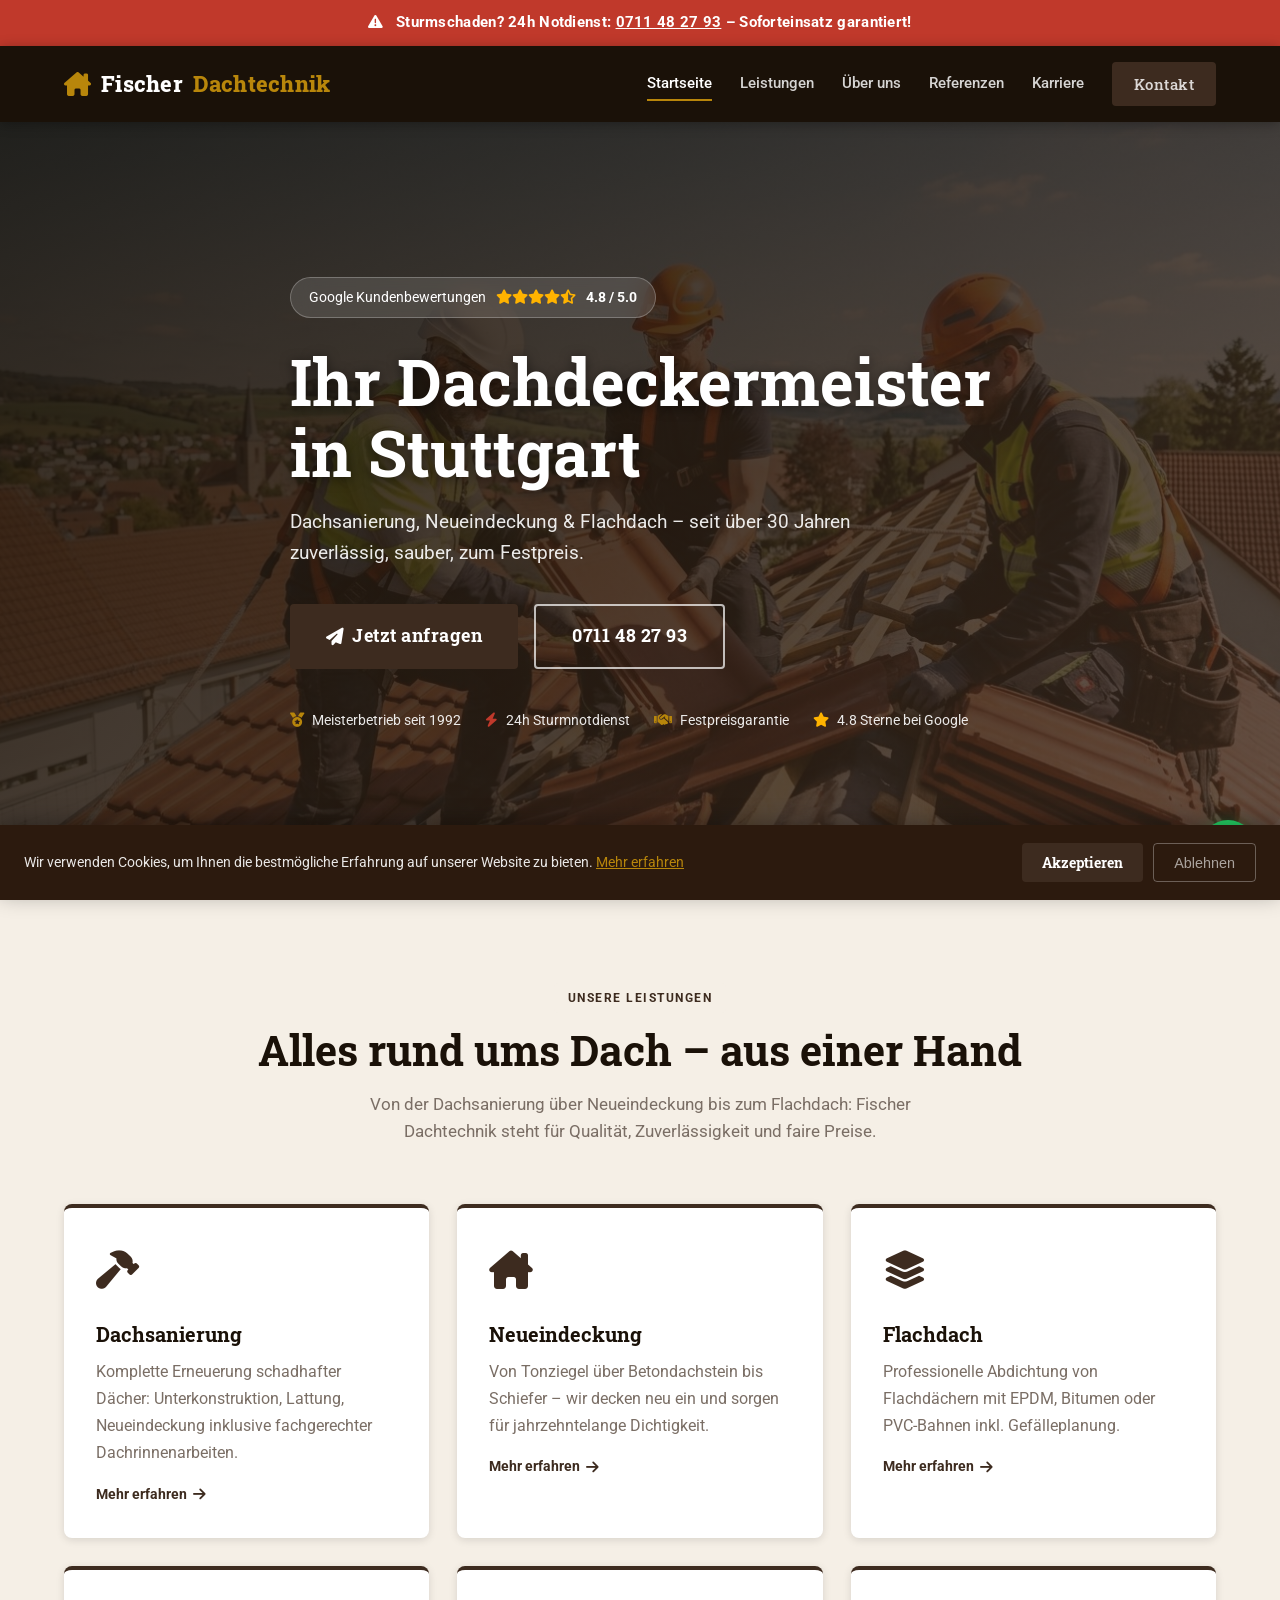
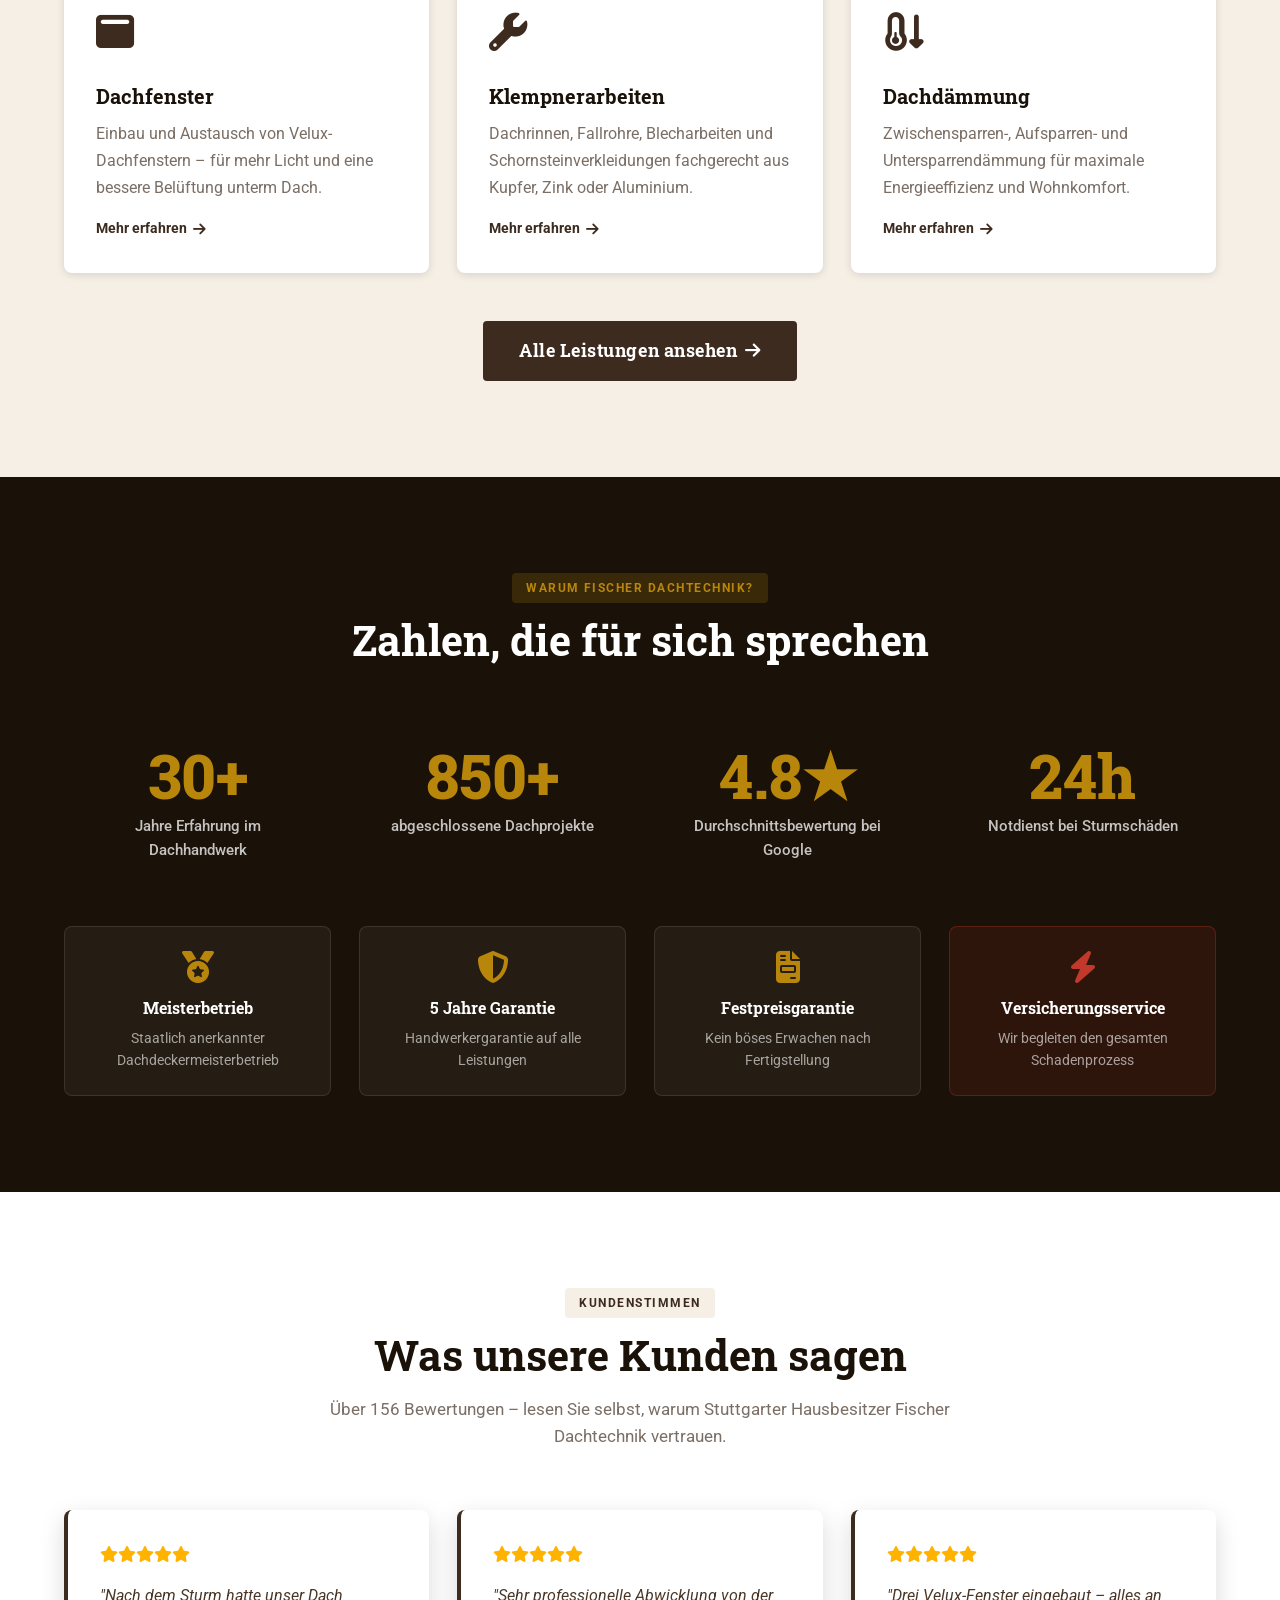
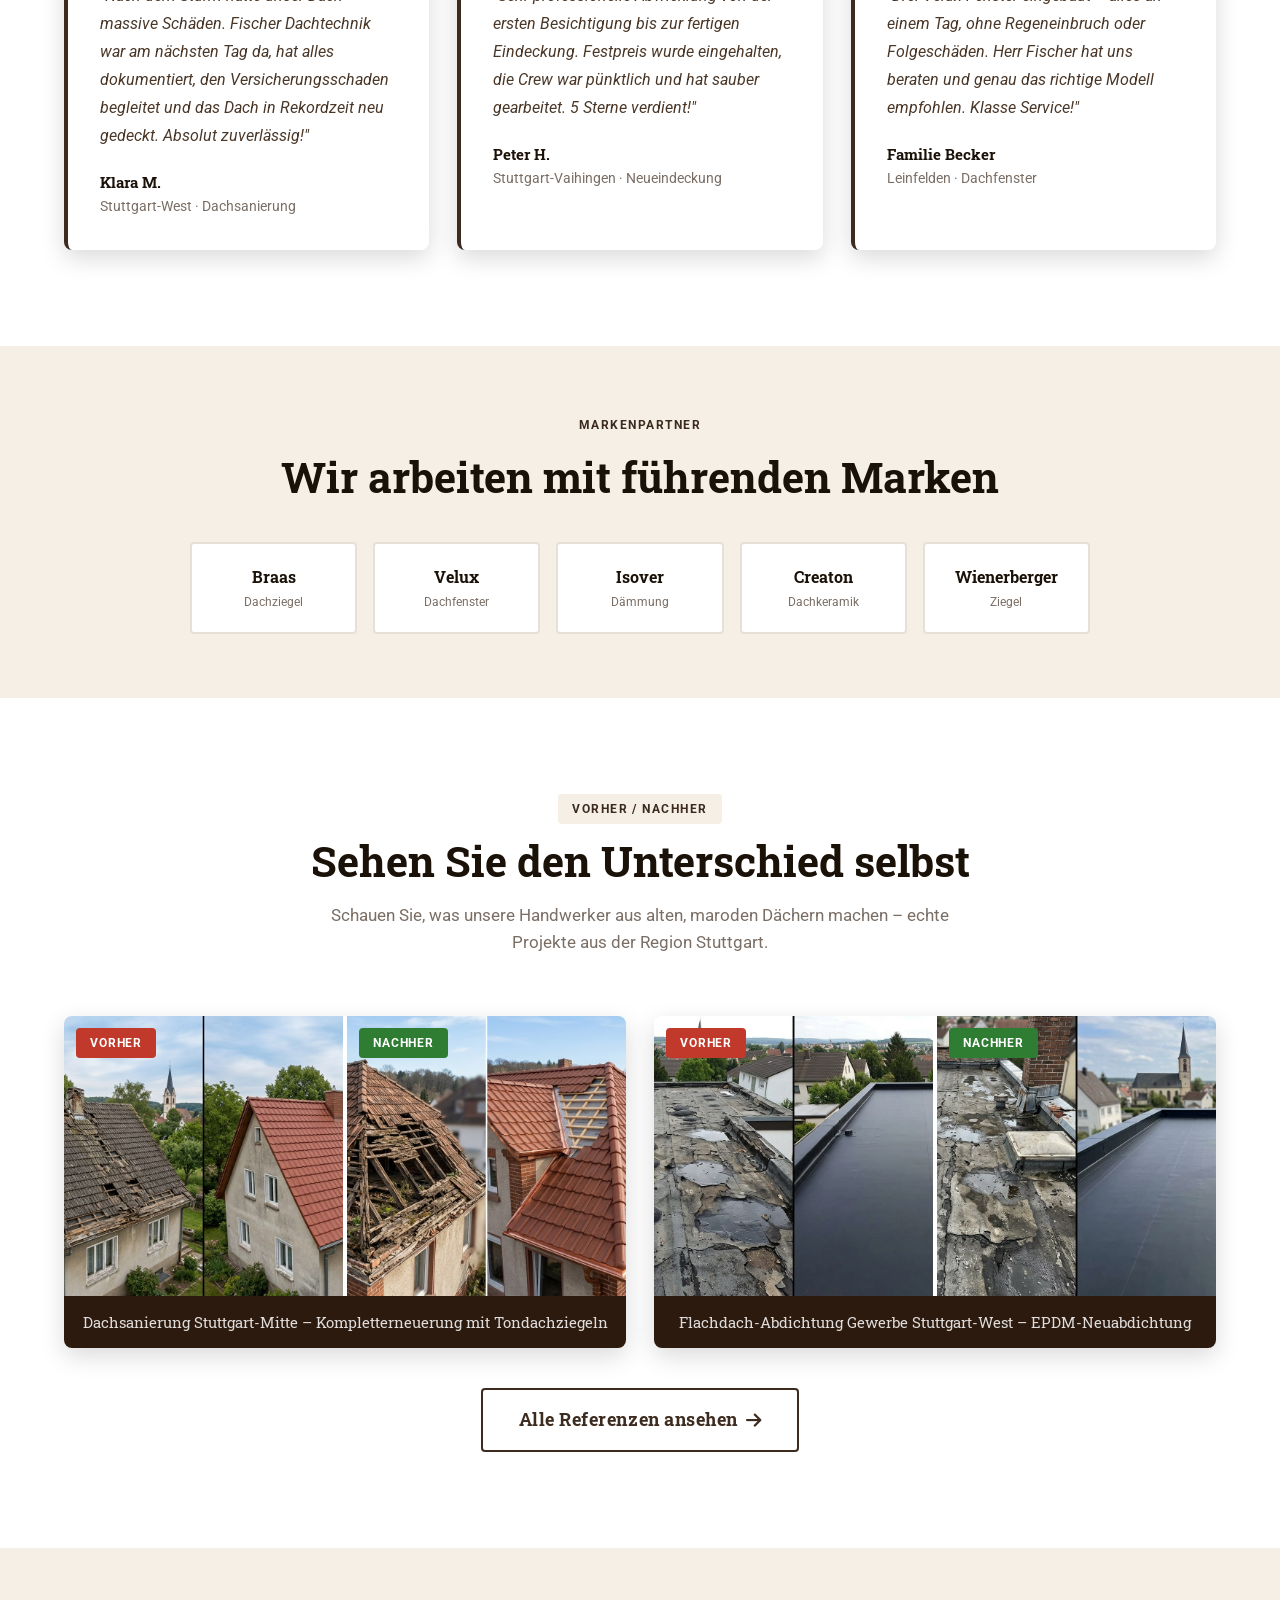
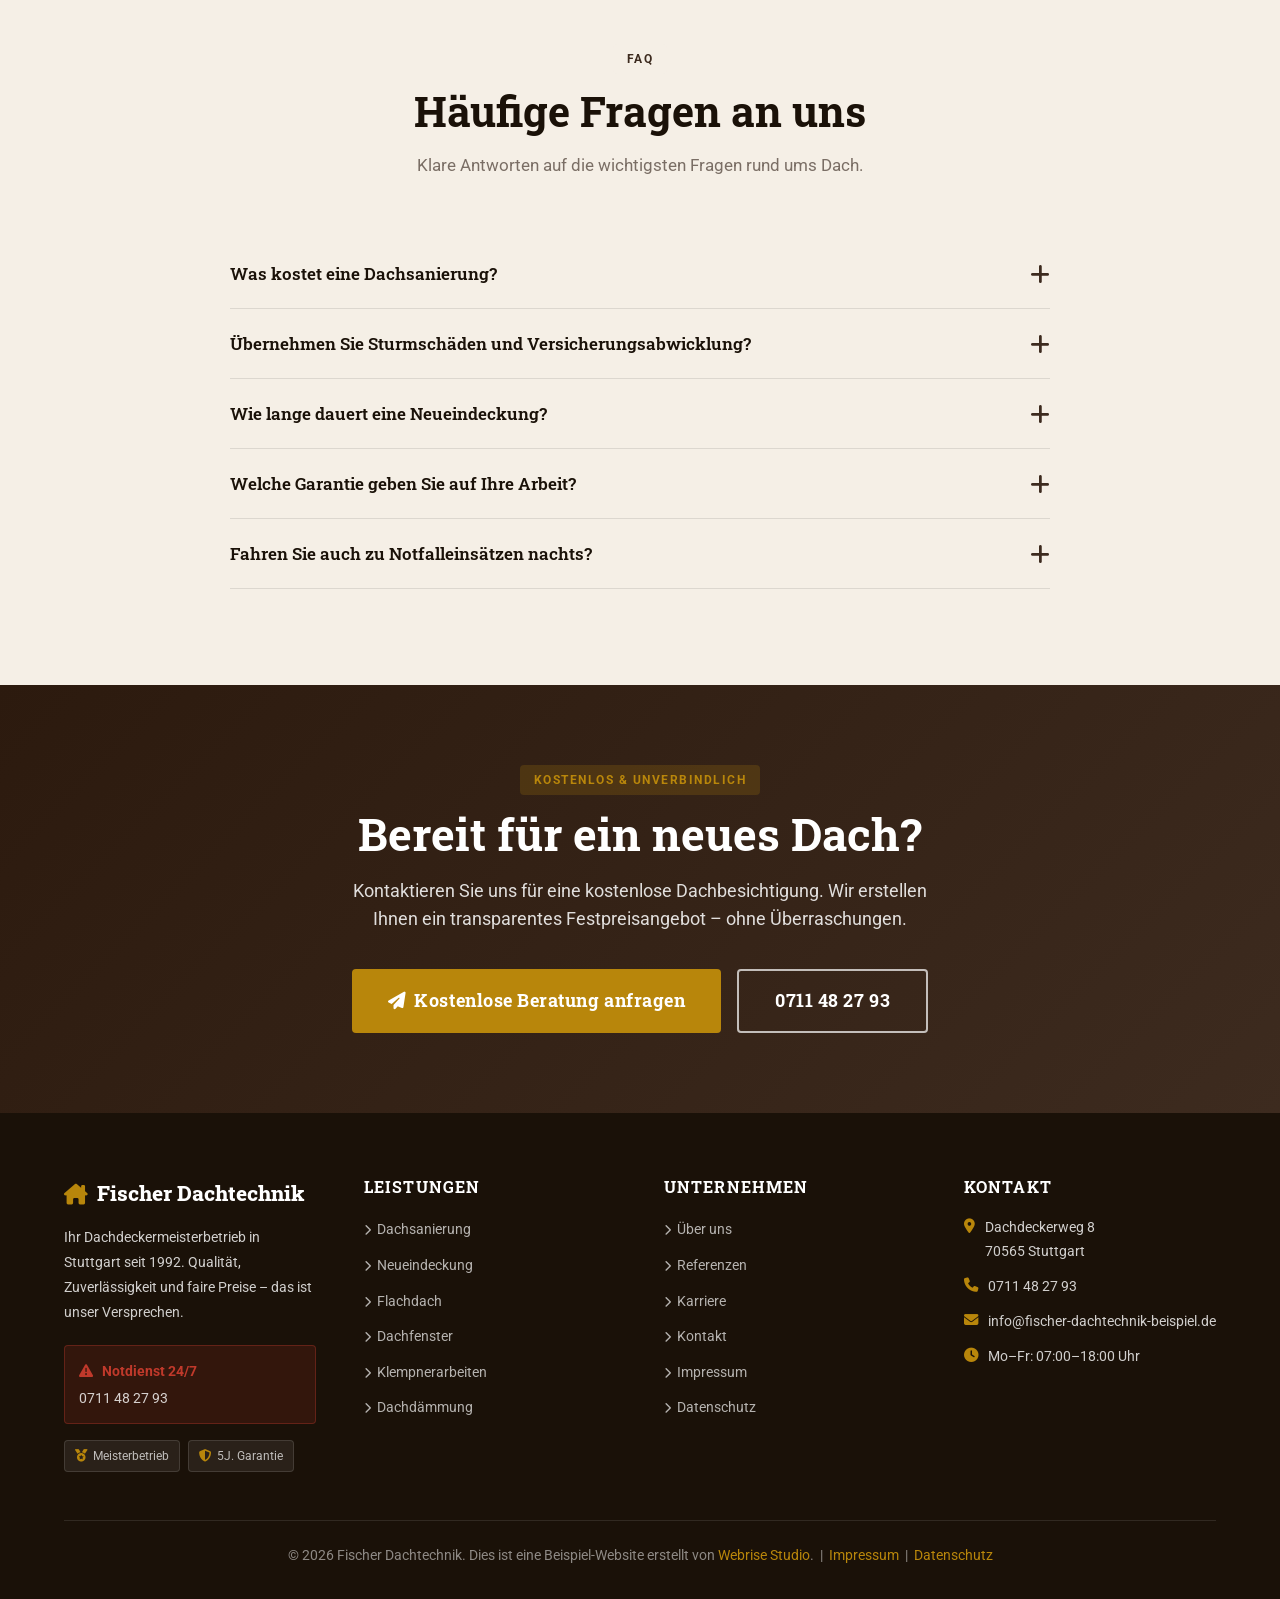
<file: index.html>
<!DOCTYPE html>
<html lang="de">
<head>
  <meta charset="UTF-8">
  <meta name="viewport" content="width=device-width, initial-scale=1.0">
  <title>Fischer Dachtechnik Stuttgart – Ihr Dachdeckermeisterbetrieb</title>
  <meta name="description" content="Fischer Dachtechnik – Ihr Dachdeckermeister in Stuttgart. Dachsanierung, Neueindeckung, Flachdach & 24h Notdienst bei Sturmschäden. Über 30 Jahre Erfahrung. Jetzt anfragen!">
  <meta name="keywords" content="Dachdecker Stuttgart, Dachsanierung Stuttgart, Neueindeckung Stuttgart, Flachdach Stuttgart, Sturmschaden Notdienst">
  <link rel="preconnect" href="https://fonts.googleapis.com">
  <link rel="preconnect" href="https://fonts.gstatic.com" crossorigin>
  <link href="https://fonts.googleapis.com/css2?family=Roboto+Slab:wght@400;500;600;700;800&family=Roboto:wght@300;400;500;700&display=swap" rel="stylesheet">
  <link rel="stylesheet" href="https://cdnjs.cloudflare.com/ajax/libs/font-awesome/6.5.0/css/all.min.css">
  <link rel="stylesheet" href="css/style.css">
  <link rel="icon" type="image/png" href="favicon.png">
  <link rel="apple-touch-icon" href="favicon.png">

  <!-- Open Graph -->
  <meta property="og:type" content="website">
  <meta property="og:url" content="https://webrisestudiode.github.io/fischer-dachtechnik/">
  <meta property="og:title" content="Fischer Dachtechnik Stuttgart – Dachdeckermeister">
  <meta property="og:description" content="Dachsanierung, Neueindeckung & 24h Sturmschaden-Notdienst in Stuttgart. Über 30 Jahre Erfahrung. Festpreisgarantie.">
  <meta property="og:image" content="https://images.unsplash.com/photo-1635424716393-9fde4a1ce65a?w=1200&q=80">
  <meta name="twitter:card" content="summary_large_image">

  <!-- Schema.org LocalBusiness -->
  <script type="application/ld+json">
  {
    "@context": "https://schema.org",
    "@type": "RoofingContractor",
    "name": "Fischer Dachtechnik",
    "description": "Ihr Dachdeckermeisterbetrieb in Stuttgart seit 1992",
    "url": "https://webrisestudiode.github.io/fischer-dachtechnik/",
    "telephone": "+4971198765400",
    "email": "info@fischer-dachtechnik-beispiel.de",
    "address": {
      "@type": "PostalAddress",
      "streetAddress": "Dachdeckerweg 8",
      "addressLocality": "Stuttgart",
      "postalCode": "70565",
      "addressCountry": "DE"
    },
    "geo": {"@type": "GeoCoordinates", "latitude": 48.7758, "longitude": 9.1829},
    "openingHoursSpecification": [{"@type": "OpeningHoursSpecification", "dayOfWeek": ["Monday","Tuesday","Wednesday","Thursday","Friday"], "opens": "07:00", "closes": "18:00"}],
    "aggregateRating": {"@type": "AggregateRating", "ratingValue": "4.8", "reviewCount": "156"},
    "priceRange": "€€"
  }
  </script>
</head>
<body>

<!-- Personalized Demo Banner -->
<div id="personalized-banner">
  <i class="fa-solid fa-hard-hat" style="margin-right:8px; color:var(--color-accent);"></i>
  Guten Tag Herr <span id="banner-name" style="font-weight:800;"></span> – so könnte Ihre Website aussehen &nbsp;·&nbsp; Alle Inhalte sind Beispieldaten
  <a href="https://webrisestudio.de/kontakt.html" target="_blank">Website anfragen →</a>
</div>
<script>
(function(){var p=new URLSearchParams(window.location.search);var f=p.get('firma'),n=p.get('name'),s=p.get('stadt'),t=p.get('telefon');if(f)sessionStorage.setItem('ws_firma',f);if(n)sessionStorage.setItem('ws_name',n);if(s)sessionStorage.setItem('ws_stadt',s);if(t)sessionStorage.setItem('ws_telefon',t);var name=sessionStorage.getItem('ws_name');if(name){var b=document.getElementById('personalized-banner'),el=document.getElementById('banner-name');if(b&&el){el.textContent=name;b.style.display='block';document.documentElement.appendChild(b);var h=b.offsetHeight||44;var sp=document.getElementById('ws-banner-spacer');if(sp)sp.style.height=h+'px';}}})();
</script>
<div id="ws-banner-spacer" style="height:0;overflow:hidden;"></div>

<!-- Emergency Banner -->
<div class="emergency-banner">
  <i class="fa-solid fa-triangle-exclamation" style="margin-right:8px;"></i>
  Sturmschaden? 24h Notdienst: <a href="tel:0711987654">0711 987654</a> – Soforteinsatz garantiert!
</div>

<!-- Header -->
<header class="header" style="position:sticky; top:0; z-index:900;">
  <div class="container nav-container">
    <a href="index.html" class="logo">
      <i class="fa-solid fa-house-chimney"></i>
      Fischer <span style="color:var(--color-accent);">Dachtechnik</span>
    </a>
    <button class="mobile-menu-btn" aria-label="Menü öffnen">
      <i class="fa-solid fa-bars"></i>
    </button>
    <nav class="nav-links">
      <a href="index.html" class="active">Startseite</a>
      <a href="leistungen.html">Leistungen</a>
      <a href="ueber-uns.html">Über uns</a>
      <a href="referenzen.html">Referenzen</a>
      <a href="karriere.html">Karriere</a>
      <a href="kontakt.html" class="btn btn-primary">Kontakt</a>
    </nav>
  </div>
</header>

<!-- Hero Section -->
<section class="hero" style="background-image: url('Bilder/team-dachdecker.jpg');">
  <div class="hero-overlay"></div>
  <div class="container">
    <div class="hero-content">
      <!-- Rating Badge -->
      <div class="rating-badge">
        <span>Google Kundenbewertungen</span>
        <div class="stars">
          <i class="fa-solid fa-star"></i><i class="fa-solid fa-star"></i><i class="fa-solid fa-star"></i><i class="fa-solid fa-star"></i><i class="fa-solid fa-star-half-stroke"></i>
        </div>
        <strong>4.8 / 5.0</strong>
      </div>

      <h1>Ihr Dachdeckermeister<br>in Stuttgart</h1>
      <p>Dachsanierung, Neueindeckung & Flachdach – seit über 30 Jahren zuverlässig, sauber, zum Festpreis.</p>

      <div class="hero-ctas">
        <a href="kontakt.html" class="btn btn-primary btn-lg">
          <i class="fa-solid fa-paper-plane"></i> Jetzt anfragen
        </a>
        <a href="tel:0711987654" class="btn btn-outline-white btn-lg">
          <i class="fa-solid fa-phone"></i> 0711 987654
        </a>
      </div>

      <div class="trust-badges-hero">
        <div class="trust-badge"><i class="fa-solid fa-medal"></i> Meisterbetrieb seit 1992</div>
        <div class="trust-badge emergency"><i class="fa-solid fa-bolt" style="color:var(--color-emergency);"></i> 24h Sturmnotdienst</div>
        <div class="trust-badge"><i class="fa-solid fa-handshake"></i> Festpreisgarantie</div>
        <div class="trust-badge"><i class="fa-solid fa-star" style="color:#FFB300;"></i> 4.8 Sterne bei Google</div>
      </div>
    </div>
  </div>
</section>

<!-- Services Section -->
<section class="section-padding bg-light">
  <div class="container">
    <div class="section-header animate-on-scroll">
      <span class="section-eyebrow">Unsere Leistungen</span>
      <h2>Alles rund ums Dach – aus einer Hand</h2>
      <p>Von der Dachsanierung über Neueindeckung bis zum Flachdach: Fischer Dachtechnik steht für Qualität, Zuverlässigkeit und faire Preise.</p>
    </div>
    <div class="grid grid-3">
      <div class="card animate-on-scroll">
        <div class="card-icon"><i class="fa-solid fa-hammer"></i></div>
        <h3 class="card-title">Dachsanierung</h3>
        <p>Komplette Erneuerung schadhafter Dächer: Unterkonstruktion, Lattung, Neueindeckung inklusive fachgerechter Dachrinnenarbeiten.</p>
        <a href="leistungen.html#dachsanierung" class="card-link">Mehr erfahren <i class="fa-solid fa-arrow-right"></i></a>
      </div>
      <div class="card animate-on-scroll">
        <div class="card-icon"><i class="fa-solid fa-house-chimney"></i></div>
        <h3 class="card-title">Neueindeckung</h3>
        <p>Von Tonziegel über Betondachstein bis Schiefer – wir decken neu ein und sorgen für jahrzehntelange Dichtigkeit.</p>
        <a href="leistungen.html#neueindeckung" class="card-link">Mehr erfahren <i class="fa-solid fa-arrow-right"></i></a>
      </div>
      <div class="card animate-on-scroll">
        <div class="card-icon"><i class="fa-solid fa-layer-group"></i></div>
        <h3 class="card-title">Flachdach</h3>
        <p>Professionelle Abdichtung von Flachdächern mit EPDM, Bitumen oder PVC-Bahnen inkl. Gefälleplanung.</p>
        <a href="leistungen.html#flachdach" class="card-link">Mehr erfahren <i class="fa-solid fa-arrow-right"></i></a>
      </div>
      <div class="card animate-on-scroll">
        <div class="card-icon"><i class="fa-solid fa-window-maximize"></i></div>
        <h3 class="card-title">Dachfenster</h3>
        <p>Einbau und Austausch von Velux-Dachfenstern – für mehr Licht und eine bessere Belüftung unterm Dach.</p>
        <a href="leistungen.html#dachfenster" class="card-link">Mehr erfahren <i class="fa-solid fa-arrow-right"></i></a>
      </div>
      <div class="card animate-on-scroll">
        <div class="card-icon"><i class="fa-solid fa-wrench"></i></div>
        <h3 class="card-title">Klempnerarbeiten</h3>
        <p>Dachrinnen, Fallrohre, Blecharbeiten und Schornsteinverkleidungen fachgerecht aus Kupfer, Zink oder Aluminium.</p>
        <a href="leistungen.html#klempner" class="card-link">Mehr erfahren <i class="fa-solid fa-arrow-right"></i></a>
      </div>
      <div class="card animate-on-scroll">
        <div class="card-icon"><i class="fa-solid fa-temperature-arrow-down"></i></div>
        <h3 class="card-title">Dachdämmung</h3>
        <p>Zwischensparren-, Aufsparren- und Untersparrendämmung für maximale Energieeffizienz und Wohnkomfort.</p>
        <a href="leistungen.html#daemung" class="card-link">Mehr erfahren <i class="fa-solid fa-arrow-right"></i></a>
      </div>
    </div>
    <div style="text-align:center; margin-top:48px;" class="animate-on-scroll">
      <a href="leistungen.html" class="btn btn-primary btn-lg">Alle Leistungen ansehen <i class="fa-solid fa-arrow-right"></i></a>
    </div>
  </div>
</section>

<!-- Stats Section -->
<section class="section-padding bg-dark">
  <div class="container">
    <div class="section-header animate-on-scroll" style="margin-bottom:48px;">
      <span class="section-eyebrow on-dark">Warum Fischer Dachtechnik?</span>
      <h2 class="text-white">Zahlen, die für sich sprechen</h2>
    </div>
    <div class="grid grid-4">
      <div class="stat-item animate-on-scroll">
        <div class="stat-number">30+</div>
        <div class="stat-label">Jahre Erfahrung im Dachhandwerk</div>
      </div>
      <div class="stat-item animate-on-scroll">
        <div class="stat-number">850+</div>
        <div class="stat-label">abgeschlossene Dachprojekte</div>
      </div>
      <div class="stat-item animate-on-scroll">
        <div class="stat-number">4.8★</div>
        <div class="stat-label">Durchschnittsbewertung bei Google</div>
      </div>
      <div class="stat-item animate-on-scroll">
        <div class="stat-number">24h</div>
        <div class="stat-label">Notdienst bei Sturmschäden</div>
      </div>
    </div>
    <div class="grid grid-4" style="margin-top:32px;">
      <div class="animate-on-scroll" style="text-align:center; padding:24px; background:rgba(255,255,255,0.05); border-radius:8px; border:1px solid rgba(255,255,255,0.1);">
        <i class="fa-solid fa-medal" style="color:var(--color-accent); font-size:2rem; margin-bottom:12px; display:block;"></i>
        <strong style="color:white; font-family:var(--font-heading);">Meisterbetrieb</strong>
        <p style="color:rgba(255,255,255,0.6); font-size:0.85rem; margin-top:6px;">Staatlich anerkannter Dachdeckermeisterbetrieb</p>
      </div>
      <div class="animate-on-scroll" style="text-align:center; padding:24px; background:rgba(255,255,255,0.05); border-radius:8px; border:1px solid rgba(255,255,255,0.1);">
        <i class="fa-solid fa-shield-halved" style="color:var(--color-accent); font-size:2rem; margin-bottom:12px; display:block;"></i>
        <strong style="color:white; font-family:var(--font-heading);">5 Jahre Garantie</strong>
        <p style="color:rgba(255,255,255,0.6); font-size:0.85rem; margin-top:6px;">Handwerkergarantie auf alle Leistungen</p>
      </div>
      <div class="animate-on-scroll" style="text-align:center; padding:24px; background:rgba(255,255,255,0.05); border-radius:8px; border:1px solid rgba(255,255,255,0.1);">
        <i class="fa-solid fa-file-invoice" style="color:var(--color-accent); font-size:2rem; margin-bottom:12px; display:block;"></i>
        <strong style="color:white; font-family:var(--font-heading);">Festpreisgarantie</strong>
        <p style="color:rgba(255,255,255,0.6); font-size:0.85rem; margin-top:6px;">Kein böses Erwachen nach Fertigstellung</p>
      </div>
      <div class="animate-on-scroll" style="text-align:center; padding:24px; background:rgba(192,57,43,0.12); border-radius:8px; border:1px solid rgba(192,57,43,0.3);">
        <i class="fa-solid fa-bolt" style="color:var(--color-emergency); font-size:2rem; margin-bottom:12px; display:block;"></i>
        <strong style="color:white; font-family:var(--font-heading);">Versicherungsservice</strong>
        <p style="color:rgba(255,255,255,0.6); font-size:0.85rem; margin-top:6px;">Wir begleiten den gesamten Schadenprozess</p>
      </div>
    </div>
  </div>
</section>

<!-- Testimonials -->
<section class="section-padding" style="background:#fff;">
  <div class="container">
    <div class="section-header animate-on-scroll">
      <span class="section-eyebrow">Kundenstimmen</span>
      <h2>Was unsere Kunden sagen</h2>
      <p>Über 156 Bewertungen – lesen Sie selbst, warum Stuttgarter Hausbesitzer Fischer Dachtechnik vertrauen.</p>
    </div>
    <div class="grid grid-3">
      <div class="testimonial-card animate-on-scroll">
        <div class="testimonial-stars">
          <i class="fa-solid fa-star"></i><i class="fa-solid fa-star"></i><i class="fa-solid fa-star"></i><i class="fa-solid fa-star"></i><i class="fa-solid fa-star"></i>
        </div>
        <p class="testimonial-text">"Nach dem Sturm hatte unser Dach massive Schäden. Fischer Dachtechnik war am nächsten Tag da, hat alles dokumentiert, den Versicherungsschaden begleitet und das Dach in Rekordzeit neu gedeckt. Absolut zuverlässig!"</p>
        <div class="testimonial-author">Klara M.</div>
        <div class="testimonial-role">Stuttgart-West · Dachsanierung</div>
      </div>
      <div class="testimonial-card animate-on-scroll">
        <div class="testimonial-stars">
          <i class="fa-solid fa-star"></i><i class="fa-solid fa-star"></i><i class="fa-solid fa-star"></i><i class="fa-solid fa-star"></i><i class="fa-solid fa-star"></i>
        </div>
        <p class="testimonial-text">"Sehr professionelle Abwicklung von der ersten Besichtigung bis zur fertigen Eindeckung. Festpreis wurde eingehalten, die Crew war pünktlich und hat sauber gearbeitet. 5 Sterne verdient!"</p>
        <div class="testimonial-author">Peter H.</div>
        <div class="testimonial-role">Stuttgart-Vaihingen · Neueindeckung</div>
      </div>
      <div class="testimonial-card animate-on-scroll">
        <div class="testimonial-stars">
          <i class="fa-solid fa-star"></i><i class="fa-solid fa-star"></i><i class="fa-solid fa-star"></i><i class="fa-solid fa-star"></i><i class="fa-solid fa-star"></i>
        </div>
        <p class="testimonial-text">"Drei Velux-Fenster eingebaut – alles an einem Tag, ohne Regeneinbruch oder Folgeschäden. Herr Fischer hat uns beraten und genau das richtige Modell empfohlen. Klasse Service!"</p>
        <div class="testimonial-author">Familie Becker</div>
        <div class="testimonial-role">Leinfelden · Dachfenster</div>
      </div>
    </div>
  </div>
</section>

<!-- Brand Badges -->
<section class="section-padding-sm bg-light">
  <div class="container">
    <div class="section-header animate-on-scroll" style="margin-bottom:40px;">
      <span class="section-eyebrow">Markenpartner</span>
      <h2>Wir arbeiten mit führenden Marken</h2>
    </div>
    <div class="grid grid-6 animate-on-scroll" style="gap:16px; max-width:900px; margin:0 auto; width:100%;">
      <div class="brand-badge">Braas <span>Dachziegel</span></div>
      <div class="brand-badge">Velux <span>Dachfenster</span></div>
      <div class="brand-badge">Isover <span>Dämmung</span></div>
      <div class="brand-badge">Creaton <span>Dachkeramik</span></div>
      <div class="brand-badge">Wienerberger <span>Ziegel</span></div>
    </div>
  </div>
</section>

<!-- Before / After -->
<section class="section-padding" style="background:#fff;">
  <div class="container">
    <div class="section-header animate-on-scroll">
      <span class="section-eyebrow">Vorher / Nachher</span>
      <h2>Sehen Sie den Unterschied selbst</h2>
      <p>Schauen Sie, was unsere Handwerker aus alten, maroden Dächern machen – echte Projekte aus der Region Stuttgart.</p>
    </div>
    <div class="grid grid-2 animate-on-scroll">
      <div>
        <div class="vor-nachher-wrapper">
          <div class="vor-nachher-grid">
            <div class="vn-side">
              <img src="Bilder/dachsanierung-vorher-nachher.jpg" alt="Dach vor der Sanierung" loading="lazy">
              <span class="vn-label before">Vorher</span>
            </div>
            <div class="vn-side">
              <img src="Bilder/ziegeldach-vorher-nachher.jpg" alt="Neues Dach nach der Sanierung" loading="lazy">
              <span class="vn-label after">Nachher</span>
            </div>
          </div>
          <div class="vn-caption">Dachsanierung Stuttgart-Mitte – Kompletterneuerung mit Tondachziegeln</div>
        </div>
      </div>
      <div>
        <div class="vor-nachher-wrapper">
          <div class="vor-nachher-grid">
            <div class="vn-side">
              <img src="Bilder/flachdach-vorher-nachher.jpg" alt="Flachdach vor der Sanierung" loading="lazy">
              <span class="vn-label before">Vorher</span>
            </div>
            <div class="vn-side">
              <img src="Bilder/flachdach-epdm-vorher-nachher.jpg" alt="Flachdach nach EPDM-Abdichtung" loading="lazy">
              <span class="vn-label after">Nachher</span>
            </div>
          </div>
          <div class="vn-caption">Flachdach-Abdichtung Gewerbe Stuttgart-West – EPDM-Neuabdichtung</div>
        </div>
      </div>
    </div>
    <div style="text-align:center; margin-top:40px;" class="animate-on-scroll">
      <a href="referenzen.html" class="btn btn-outline-primary btn-lg">Alle Referenzen ansehen <i class="fa-solid fa-arrow-right"></i></a>
    </div>
  </div>
</section>

<!-- FAQ Section -->
<section class="section-padding bg-light">
  <div class="container">
    <div style="max-width:820px; margin:0 auto;">
      <div class="section-header animate-on-scroll">
        <span class="section-eyebrow">FAQ</span>
        <h2>Häufige Fragen an uns</h2>
        <p>Klare Antworten auf die wichtigsten Fragen rund ums Dach.</p>
      </div>
      <div class="animate-on-scroll">
        <div class="faq-item">
          <button class="faq-question">
            Was kostet eine Dachsanierung?
            <span class="faq-icon"><i class="fa-solid fa-plus"></i></span>
          </button>
          <div class="faq-answer">Je nach Dachfläche und Material zwischen 80–200 €/m². Wir kommen kostenlos zur Besichtigung und erstellen Ihnen ein genaues Festpreisangebot – ohne versteckte Kosten.</div>
        </div>
        <div class="faq-item">
          <button class="faq-question">
            Übernehmen Sie Sturmschäden und Versicherungsabwicklung?
            <span class="faq-icon"><i class="fa-solid fa-plus"></i></span>
          </button>
          <div class="faq-answer">Ja – wir dokumentieren den Schaden professionell, arbeiten direkt mit Ihrer Versicherung zusammen und übernehmen wenn gewünscht die gesamte Kommunikation.</div>
        </div>
        <div class="faq-item">
          <button class="faq-question">
            Wie lange dauert eine Neueindeckung?
            <span class="faq-icon"><i class="fa-solid fa-plus"></i></span>
          </button>
          <div class="faq-answer">Ein Einfamilienhaus ist in der Regel in 3–5 Werktagen fertig eingedeckt. Wir arbeiten witterungsabhängig und informieren Sie rechtzeitig über den Baufortschritt.</div>
        </div>
        <div class="faq-item">
          <button class="faq-question">
            Welche Garantie geben Sie auf Ihre Arbeit?
            <span class="faq-icon"><i class="fa-solid fa-plus"></i></span>
          </button>
          <div class="faq-answer">Wir gewähren 5 Jahre Handwerkergarantie auf alle unsere Leistungen, zusätzlich zur Herstellergarantie der verwendeten Materialien (oft 10–30 Jahre).</div>
        </div>
        <div class="faq-item">
          <button class="faq-question">
            Fahren Sie auch zu Notfalleinsätzen nachts?
            <span class="faq-icon"><i class="fa-solid fa-plus"></i></span>
          </button>
          <div class="faq-answer">Ja – unser Notdienst ist 24/7 erreichbar unter <strong>0711 NOTFALL</strong>. Bei Sturmschäden sichern wir Ihr Dach sofort provisorisch ab, damit kein Wasser eindringt.</div>
        </div>
      </div>
    </div>
  </div>
</section>

<!-- CTA Section -->
<section class="cta-section">
  <div class="container">
    <span class="section-eyebrow on-dark animate-on-scroll">Kostenlos & unverbindlich</span>
    <h2 class="animate-on-scroll">Bereit für ein neues Dach?</h2>
    <p class="animate-on-scroll">Kontaktieren Sie uns für eine kostenlose Dachbesichtigung. Wir erstellen Ihnen ein transparentes Festpreisangebot – ohne Überraschungen.</p>
    <div class="cta-buttons animate-on-scroll">
      <a href="kontakt.html" class="btn btn-accent btn-lg">
        <i class="fa-solid fa-paper-plane"></i> Kostenlose Beratung anfragen
      </a>
      <a href="tel:0711987654" class="btn btn-outline-white btn-lg">
        <i class="fa-solid fa-phone"></i> 0711 987654
      </a>
    </div>
  </div>
</section>

<!-- Footer -->
<footer class="footer">
  <div class="container">
    <div class="footer-grid">
      <div>
        <div class="footer-logo"><i class="fa-solid fa-house-chimney"></i> Fischer Dachtechnik</div>
        <p>Ihr Dachdeckermeisterbetrieb in Stuttgart seit 1992. Qualität, Zuverlässigkeit und faire Preise – das ist unser Versprechen.</p>
        <div class="footer-emergency" style="margin-top:20px;">
          <strong><i class="fa-solid fa-triangle-exclamation" style="margin-right:6px;"></i> Notdienst 24/7</strong>
          <a href="tel:0711987654" style="color:rgba(255,255,255,0.8); text-decoration:none;">0711 987654</a>
        </div>
        <div class="footer-badges" style="margin-top:16px;">
          <span class="footer-badge"><i class="fa-solid fa-medal"></i> Meisterbetrieb</span>
          <span class="footer-badge"><i class="fa-solid fa-shield-halved"></i> 5J. Garantie</span>
        </div>
      </div>
      <div>
        <h4>Leistungen</h4>
        <ul class="footer-links">
          <li><a href="leistungen.html#dachsanierung"><i class="fa-solid fa-chevron-right" style="font-size:0.7rem; margin-right:6px;"></i>Dachsanierung</a></li>
          <li><a href="leistungen.html#neueindeckung"><i class="fa-solid fa-chevron-right" style="font-size:0.7rem; margin-right:6px;"></i>Neueindeckung</a></li>
          <li><a href="leistungen.html#flachdach"><i class="fa-solid fa-chevron-right" style="font-size:0.7rem; margin-right:6px;"></i>Flachdach</a></li>
          <li><a href="leistungen.html#dachfenster"><i class="fa-solid fa-chevron-right" style="font-size:0.7rem; margin-right:6px;"></i>Dachfenster</a></li>
          <li><a href="leistungen.html#klempner"><i class="fa-solid fa-chevron-right" style="font-size:0.7rem; margin-right:6px;"></i>Klempnerarbeiten</a></li>
          <li><a href="leistungen.html#daemung"><i class="fa-solid fa-chevron-right" style="font-size:0.7rem; margin-right:6px;"></i>Dachdämmung</a></li>
        </ul>
      </div>
      <div>
        <h4>Unternehmen</h4>
        <ul class="footer-links">
          <li><a href="ueber-uns.html"><i class="fa-solid fa-chevron-right" style="font-size:0.7rem; margin-right:6px;"></i>Über uns</a></li>
          <li><a href="referenzen.html"><i class="fa-solid fa-chevron-right" style="font-size:0.7rem; margin-right:6px;"></i>Referenzen</a></li>
          <li><a href="karriere.html"><i class="fa-solid fa-chevron-right" style="font-size:0.7rem; margin-right:6px;"></i>Karriere</a></li>
          <li><a href="kontakt.html"><i class="fa-solid fa-chevron-right" style="font-size:0.7rem; margin-right:6px;"></i>Kontakt</a></li>
          <li><a href="impressum.html"><i class="fa-solid fa-chevron-right" style="font-size:0.7rem; margin-right:6px;"></i>Impressum</a></li>
          <li><a href="datenschutz.html"><i class="fa-solid fa-chevron-right" style="font-size:0.7rem; margin-right:6px;"></i>Datenschutz</a></li>
        </ul>
      </div>
      <div>
        <h4>Kontakt</h4>
        <div class="footer-contact-item">
          <i class="fa-solid fa-location-dot"></i>
          <span>Dachdeckerweg 8<br>70565 Stuttgart</span>
        </div>
        <div class="footer-contact-item">
          <i class="fa-solid fa-phone"></i>
          <a href="tel:0711987654">0711 987654</a>
        </div>
        <div class="footer-contact-item">
          <i class="fa-solid fa-envelope"></i>
          <a href="mailto:info@fischer-dachtechnik-beispiel.de">info@fischer-dachtechnik-beispiel.de</a>
        </div>
        <div class="footer-contact-item">
          <i class="fa-solid fa-clock"></i>
          <span>Mo–Fr: 07:00–18:00 Uhr</span>
        </div>
      </div>
    </div>
    <div class="footer-bottom">
      &copy; 2026 Fischer Dachtechnik. Dies ist eine Beispiel-Website erstellt von <a href="https://webrisestudio.de" target="_blank">Webrise Studio</a>. &nbsp;|&nbsp;
      <a href="impressum.html">Impressum</a> &nbsp;|&nbsp;
      <a href="datenschutz.html">Datenschutz</a>
    </div>
  </div>
</footer>

<!-- WhatsApp Button -->
<a href="https://wa.me/4971198765400" class="whatsapp-btn" target="_blank" rel="noopener" aria-label="WhatsApp kontaktieren">
  <i class="fa-brands fa-whatsapp"></i>
</a>

<!-- Cookie Banner -->
<div id="cookie-banner">
  <p>Wir verwenden Cookies, um Ihnen die bestmögliche Erfahrung auf unserer Website zu bieten. <a href="datenschutz.html">Mehr erfahren</a></p>
  <div class="cookie-buttons">
    <button id="accept-cookies">Akzeptieren</button>
    <button id="decline-cookies">Ablehnen</button>
  </div>
</div>

<script src="js/script.js"></script>
</body>
</html>
</file>
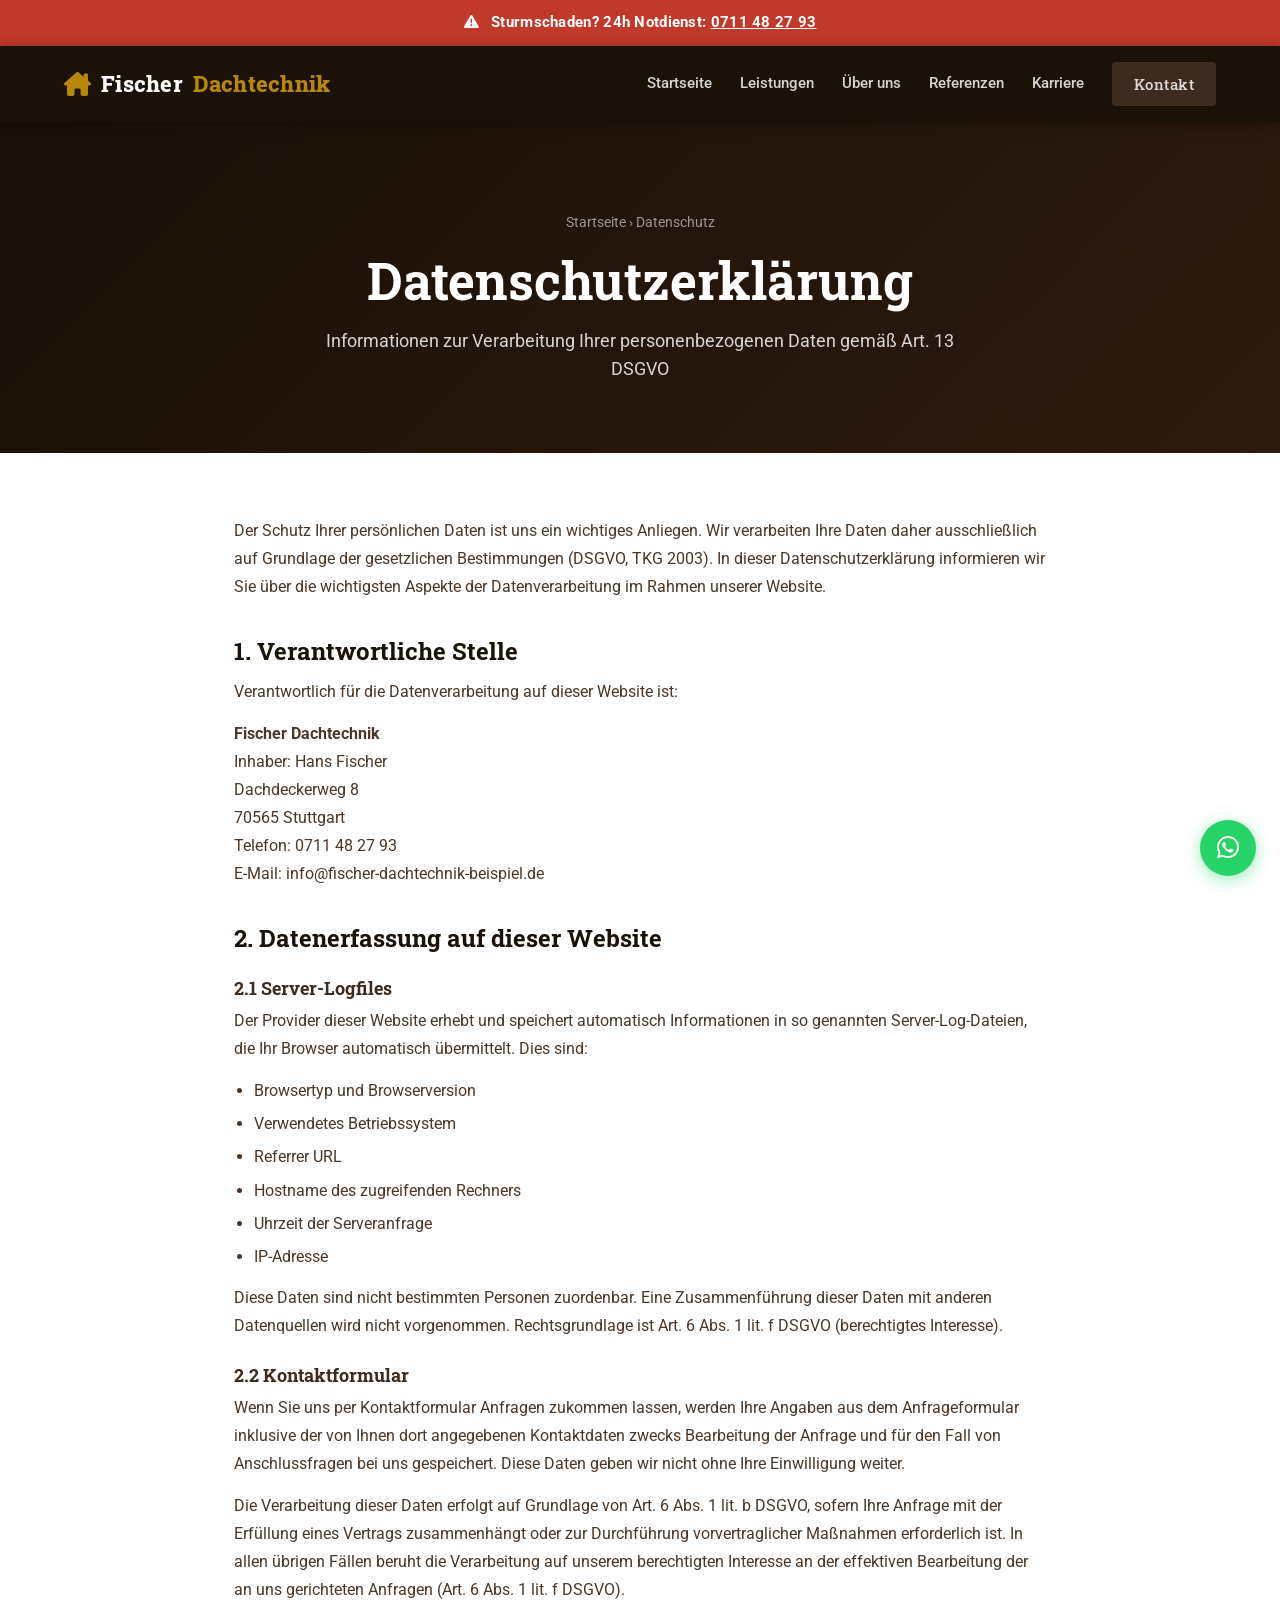
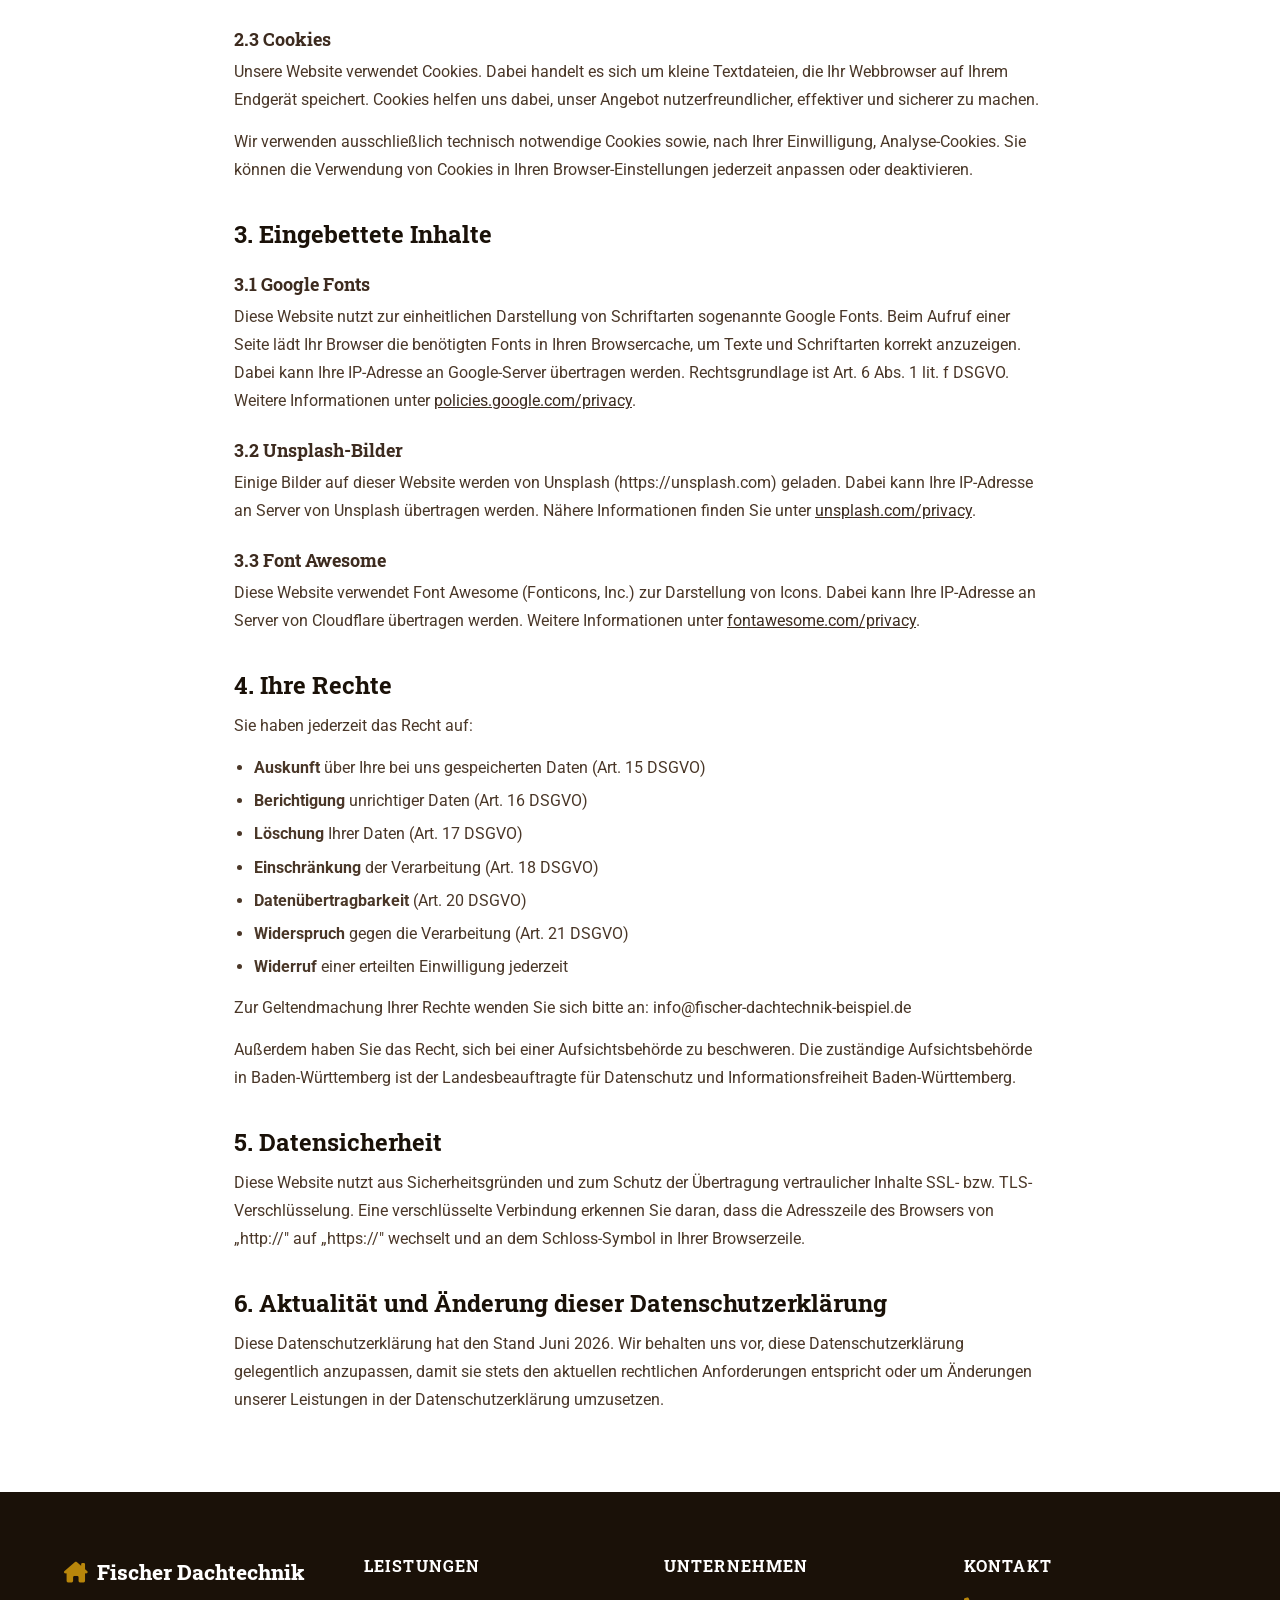
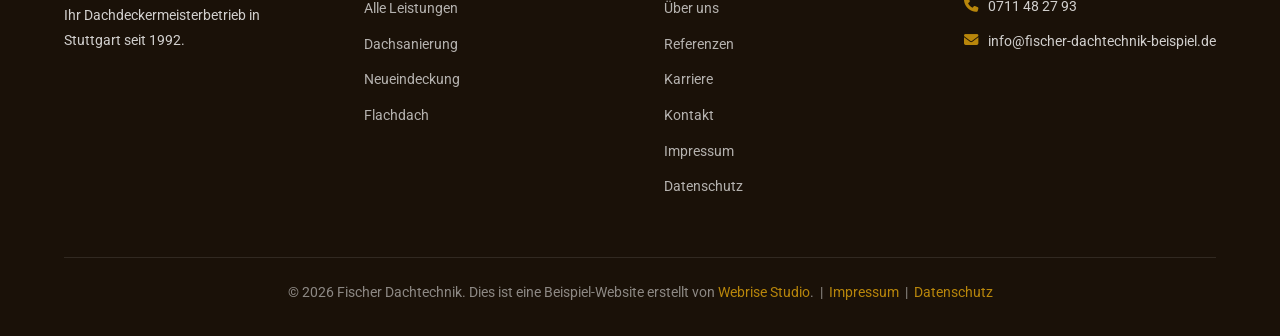
<file: datenschutz.html>
<!DOCTYPE html>
<html lang="de">
<head>
  <meta charset="UTF-8">
  <meta name="viewport" content="width=device-width, initial-scale=1.0">
  <title>Datenschutzerklärung – Fischer Dachtechnik Stuttgart</title>
  <meta name="description" content="Datenschutzerklärung von Fischer Dachtechnik, Stuttgart. Informationen zur Verarbeitung personenbezogener Daten gemäß DSGVO.">
  <meta name="robots" content="noindex, follow">
  <link rel="preconnect" href="https://fonts.googleapis.com">
  <link rel="preconnect" href="https://fonts.gstatic.com" crossorigin>
  <link href="https://fonts.googleapis.com/css2?family=Roboto+Slab:wght@400;500;600;700;800&family=Roboto:wght@300;400;500;700&display=swap" rel="stylesheet">
  <link rel="stylesheet" href="https://cdnjs.cloudflare.com/ajax/libs/font-awesome/6.5.0/css/all.min.css">
  <link rel="stylesheet" href="css/style.css">
  <link rel="icon" type="image/png" href="favicon.png">
  <link rel="apple-touch-icon" href="favicon.png">
</head>
<body>

<!-- Personalized Demo Banner -->
<div id="personalized-banner">
  <i class="fa-solid fa-hard-hat" style="margin-right:8px; color:var(--color-accent);"></i>
  Guten Tag Herr/Frau <span id="banner-name" style="font-weight:800;"></span> – so könnte die Website von <strong id="banner-firma"></strong> aussehen &nbsp;·&nbsp;
  <a href="https://webrisestudio.de/kontakt.html" target="_blank">Website anfragen →</a>
</div>

<!-- Emergency Banner -->
<div class="emergency-banner">
  <i class="fa-solid fa-triangle-exclamation" style="margin-right:8px;"></i>
  Sturmschaden? 24h Notdienst: <a href="tel:0711987654">0711 987654</a>
</div>

<!-- Header -->
<header class="header" style="position:sticky; top:0; z-index:900;">
  <div class="container nav-container">
    <a href="index.html" class="logo">
      <i class="fa-solid fa-house-chimney"></i>
      Fischer <span style="color:var(--color-accent);">Dachtechnik</span>
    </a>
    <button class="mobile-menu-btn" aria-label="Menü öffnen">
      <i class="fa-solid fa-bars"></i>
    </button>
    <nav class="nav-links">
      <a href="index.html">Startseite</a>
      <a href="leistungen.html">Leistungen</a>
      <a href="ueber-uns.html">Über uns</a>
      <a href="referenzen.html">Referenzen</a>
      <a href="karriere.html">Karriere</a>
      <a href="kontakt.html" class="btn btn-primary">Kontakt</a>
    </nav>
  </div>
</header>

<!-- Page Header -->
<div class="page-header">
  <div class="container">
    <div class="breadcrumb"><a href="index.html">Startseite</a> › Datenschutz</div>
    <h1>Datenschutzerklärung</h1>
    <p>Informationen zur Verarbeitung Ihrer personenbezogenen Daten gemäß Art. 13 DSGVO</p>
  </div>
</div>

<!-- Legal Content -->
<div class="legal-content">

  <p>Der Schutz Ihrer persönlichen Daten ist uns ein wichtiges Anliegen. Wir verarbeiten Ihre Daten daher ausschließlich auf Grundlage der gesetzlichen Bestimmungen (DSGVO, TKG 2003). In dieser Datenschutzerklärung informieren wir Sie über die wichtigsten Aspekte der Datenverarbeitung im Rahmen unserer Website.</p>

  <h2>1. Verantwortliche Stelle</h2>
  <p>Verantwortlich für die Datenverarbeitung auf dieser Website ist:</p>
  <p><strong>Fischer Dachtechnik</strong><br>
  Inhaber: Hans Fischer<br>
  Dachdeckerweg 8<br>
  70565 Stuttgart<br>
  Telefon: 0711 987654<br>
  E-Mail: info@fischer-dachtechnik-beispiel.de</p>

  <h2>2. Datenerfassung auf dieser Website</h2>

  <h3>2.1 Server-Logfiles</h3>
  <p>Der Provider dieser Website erhebt und speichert automatisch Informationen in so genannten Server-Log-Dateien, die Ihr Browser automatisch übermittelt. Dies sind:</p>
  <ul>
    <li>Browsertyp und Browserversion</li>
    <li>Verwendetes Betriebssystem</li>
    <li>Referrer URL</li>
    <li>Hostname des zugreifenden Rechners</li>
    <li>Uhrzeit der Serveranfrage</li>
    <li>IP-Adresse</li>
  </ul>
  <p>Diese Daten sind nicht bestimmten Personen zuordenbar. Eine Zusammenführung dieser Daten mit anderen Datenquellen wird nicht vorgenommen. Rechtsgrundlage ist Art. 6 Abs. 1 lit. f DSGVO (berechtigtes Interesse).</p>

  <h3>2.2 Kontaktformular</h3>
  <p>Wenn Sie uns per Kontaktformular Anfragen zukommen lassen, werden Ihre Angaben aus dem Anfrageformular inklusive der von Ihnen dort angegebenen Kontaktdaten zwecks Bearbeitung der Anfrage und für den Fall von Anschlussfragen bei uns gespeichert. Diese Daten geben wir nicht ohne Ihre Einwilligung weiter.</p>
  <p>Die Verarbeitung dieser Daten erfolgt auf Grundlage von Art. 6 Abs. 1 lit. b DSGVO, sofern Ihre Anfrage mit der Erfüllung eines Vertrags zusammenhängt oder zur Durchführung vorvertraglicher Maßnahmen erforderlich ist. In allen übrigen Fällen beruht die Verarbeitung auf unserem berechtigten Interesse an der effektiven Bearbeitung der an uns gerichteten Anfragen (Art. 6 Abs. 1 lit. f DSGVO).</p>

  <h3>2.3 Cookies</h3>
  <p>Unsere Website verwendet Cookies. Dabei handelt es sich um kleine Textdateien, die Ihr Webbrowser auf Ihrem Endgerät speichert. Cookies helfen uns dabei, unser Angebot nutzerfreundlicher, effektiver und sicherer zu machen.</p>
  <p>Wir verwenden ausschließlich technisch notwendige Cookies sowie, nach Ihrer Einwilligung, Analyse-Cookies. Sie können die Verwendung von Cookies in Ihren Browser-Einstellungen jederzeit anpassen oder deaktivieren.</p>

  <h2>3. Eingebettete Inhalte</h2>

  <h3>3.1 Google Fonts</h3>
  <p>Diese Website nutzt zur einheitlichen Darstellung von Schriftarten sogenannte Google Fonts. Beim Aufruf einer Seite lädt Ihr Browser die benötigten Fonts in Ihren Browsercache, um Texte und Schriftarten korrekt anzuzeigen. Dabei kann Ihre IP-Adresse an Google-Server übertragen werden. Rechtsgrundlage ist Art. 6 Abs. 1 lit. f DSGVO. Weitere Informationen unter <a href="https://policies.google.com/privacy" target="_blank" rel="noopener">policies.google.com/privacy</a>.</p>

  <h3>3.2 Unsplash-Bilder</h3>
  <p>Einige Bilder auf dieser Website werden von Unsplash (https://unsplash.com) geladen. Dabei kann Ihre IP-Adresse an Server von Unsplash übertragen werden. Nähere Informationen finden Sie unter <a href="https://unsplash.com/privacy" target="_blank" rel="noopener">unsplash.com/privacy</a>.</p>

  <h3>3.3 Font Awesome</h3>
  <p>Diese Website verwendet Font Awesome (Fonticons, Inc.) zur Darstellung von Icons. Dabei kann Ihre IP-Adresse an Server von Cloudflare übertragen werden. Weitere Informationen unter <a href="https://fontawesome.com/privacy" target="_blank" rel="noopener">fontawesome.com/privacy</a>.</p>

  <h2>4. Ihre Rechte</h2>
  <p>Sie haben jederzeit das Recht auf:</p>
  <ul>
    <li><strong>Auskunft</strong> über Ihre bei uns gespeicherten Daten (Art. 15 DSGVO)</li>
    <li><strong>Berichtigung</strong> unrichtiger Daten (Art. 16 DSGVO)</li>
    <li><strong>Löschung</strong> Ihrer Daten (Art. 17 DSGVO)</li>
    <li><strong>Einschränkung</strong> der Verarbeitung (Art. 18 DSGVO)</li>
    <li><strong>Datenübertragbarkeit</strong> (Art. 20 DSGVO)</li>
    <li><strong>Widerspruch</strong> gegen die Verarbeitung (Art. 21 DSGVO)</li>
    <li><strong>Widerruf</strong> einer erteilten Einwilligung jederzeit</li>
  </ul>
  <p>Zur Geltendmachung Ihrer Rechte wenden Sie sich bitte an: info@fischer-dachtechnik-beispiel.de</p>
  <p>Außerdem haben Sie das Recht, sich bei einer Aufsichtsbehörde zu beschweren. Die zuständige Aufsichtsbehörde in Baden-Württemberg ist der Landesbeauftragte für Datenschutz und Informationsfreiheit Baden-Württemberg.</p>

  <h2>5. Datensicherheit</h2>
  <p>Diese Website nutzt aus Sicherheitsgründen und zum Schutz der Übertragung vertraulicher Inhalte SSL- bzw. TLS-Verschlüsselung. Eine verschlüsselte Verbindung erkennen Sie daran, dass die Adresszeile des Browsers von „http://" auf „https://" wechselt und an dem Schloss-Symbol in Ihrer Browserzeile.</p>

  <h2>6. Aktualität und Änderung dieser Datenschutzerklärung</h2>
  <p>Diese Datenschutzerklärung hat den Stand Juni 2026. Wir behalten uns vor, diese Datenschutzerklärung gelegentlich anzupassen, damit sie stets den aktuellen rechtlichen Anforderungen entspricht oder um Änderungen unserer Leistungen in der Datenschutzerklärung umzusetzen.</p>

</div>

<!-- Footer -->
<footer class="footer">
  <div class="container">
    <div class="footer-grid">
      <div>
        <div class="footer-logo"><i class="fa-solid fa-house-chimney"></i> Fischer Dachtechnik</div>
        <p>Ihr Dachdeckermeisterbetrieb in Stuttgart seit 1992.</p>
      </div>
      <div>
        <h4>Leistungen</h4>
        <ul class="footer-links">
          <li><a href="leistungen.html">Alle Leistungen</a></li>
          <li><a href="leistungen.html#dachsanierung">Dachsanierung</a></li>
          <li><a href="leistungen.html#neueindeckung">Neueindeckung</a></li>
          <li><a href="leistungen.html#flachdach">Flachdach</a></li>
        </ul>
      </div>
      <div>
        <h4>Unternehmen</h4>
        <ul class="footer-links">
          <li><a href="ueber-uns.html">Über uns</a></li>
          <li><a href="referenzen.html">Referenzen</a></li>
          <li><a href="karriere.html">Karriere</a></li>
          <li><a href="kontakt.html">Kontakt</a></li>
          <li><a href="impressum.html">Impressum</a></li>
          <li><a href="datenschutz.html">Datenschutz</a></li>
        </ul>
      </div>
      <div>
        <h4>Kontakt</h4>
        <div class="footer-contact-item"><i class="fa-solid fa-phone"></i><a href="tel:0711987654">0711 987654</a></div>
        <div class="footer-contact-item"><i class="fa-solid fa-envelope"></i><a href="mailto:info@fischer-dachtechnik-beispiel.de">info@fischer-dachtechnik-beispiel.de</a></div>
      </div>
    </div>
    <div class="footer-bottom">
      &copy; 2026 Fischer Dachtechnik. Dies ist eine Beispiel-Website erstellt von <a href="https://webrisestudio.de" target="_blank">Webrise Studio</a>. &nbsp;|&nbsp;
      <a href="impressum.html">Impressum</a> &nbsp;|&nbsp; <a href="datenschutz.html">Datenschutz</a>
    </div>
  </div>
</footer>

<a href="https://wa.me/4971198765400" class="whatsapp-btn" target="_blank" rel="noopener" aria-label="WhatsApp">
  <i class="fa-brands fa-whatsapp"></i>
</a>

<script src="js/script.js"></script>
</body>
</html>
</file>
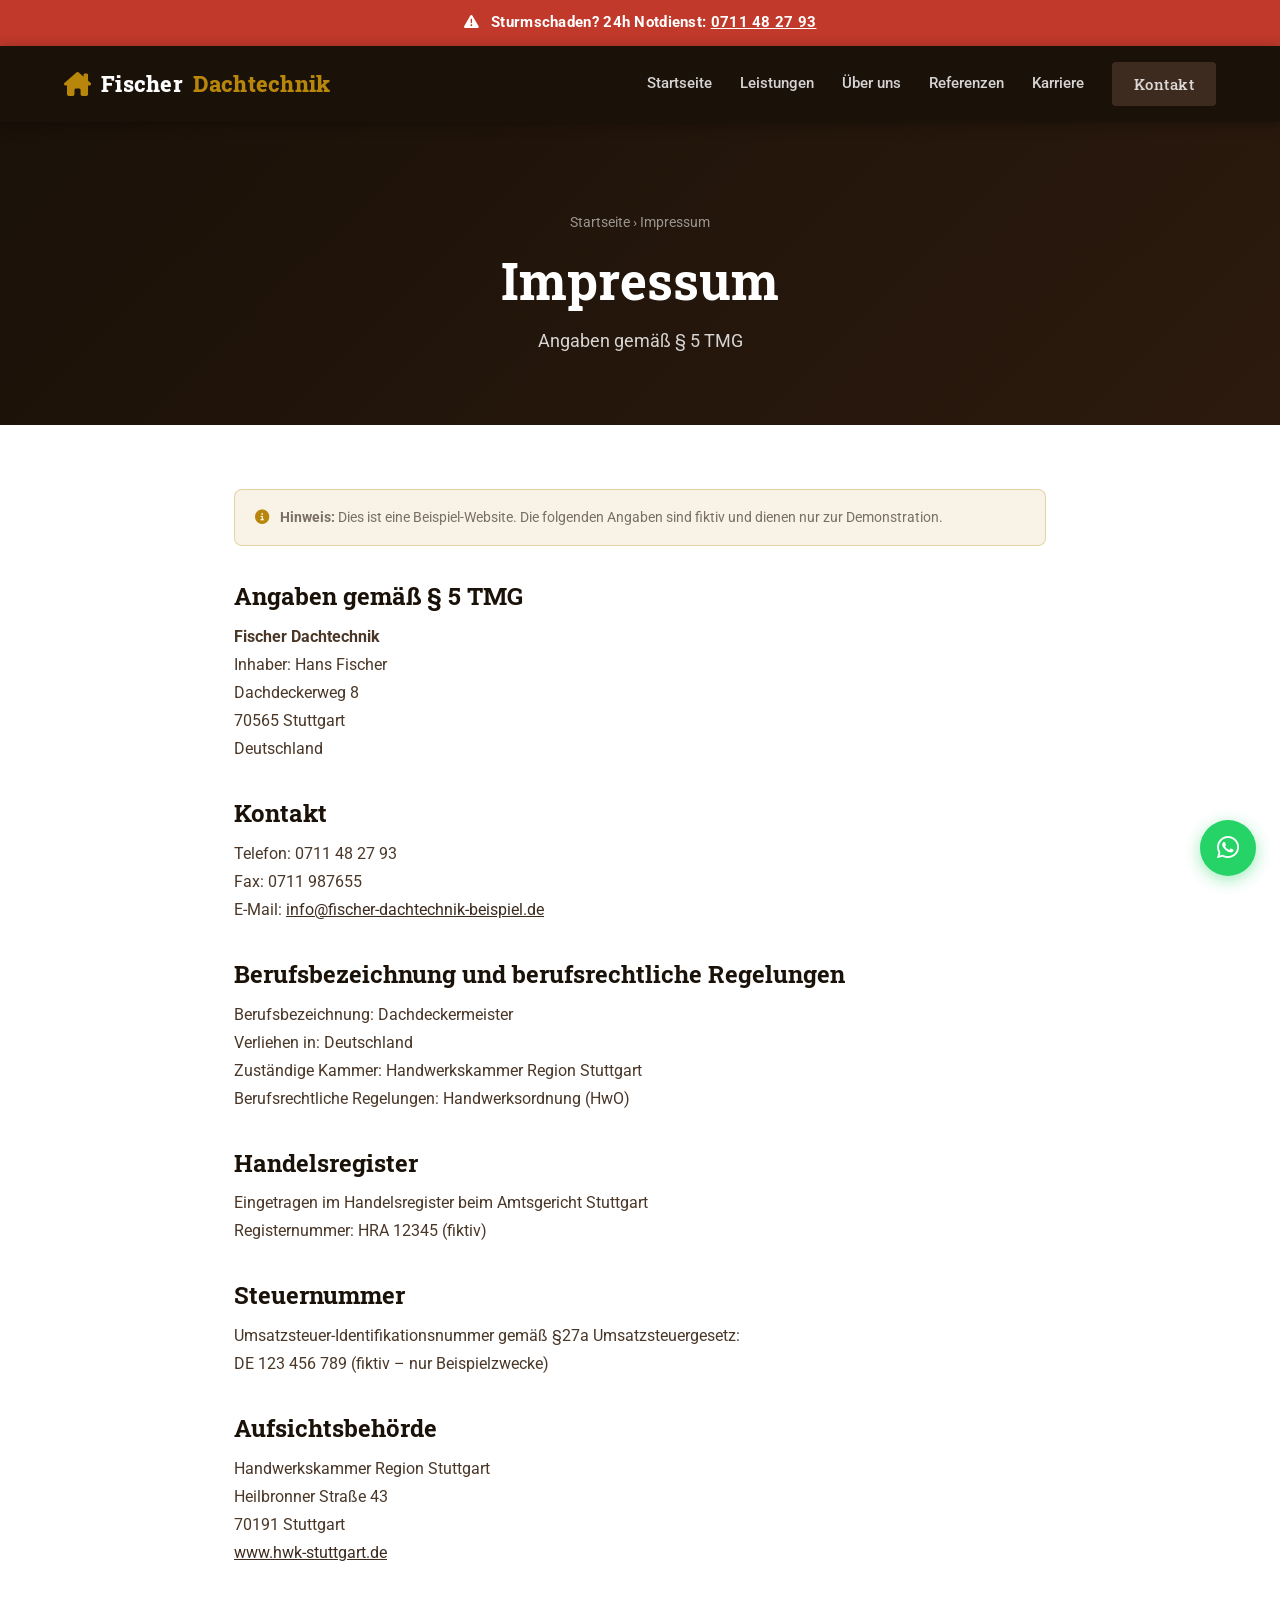
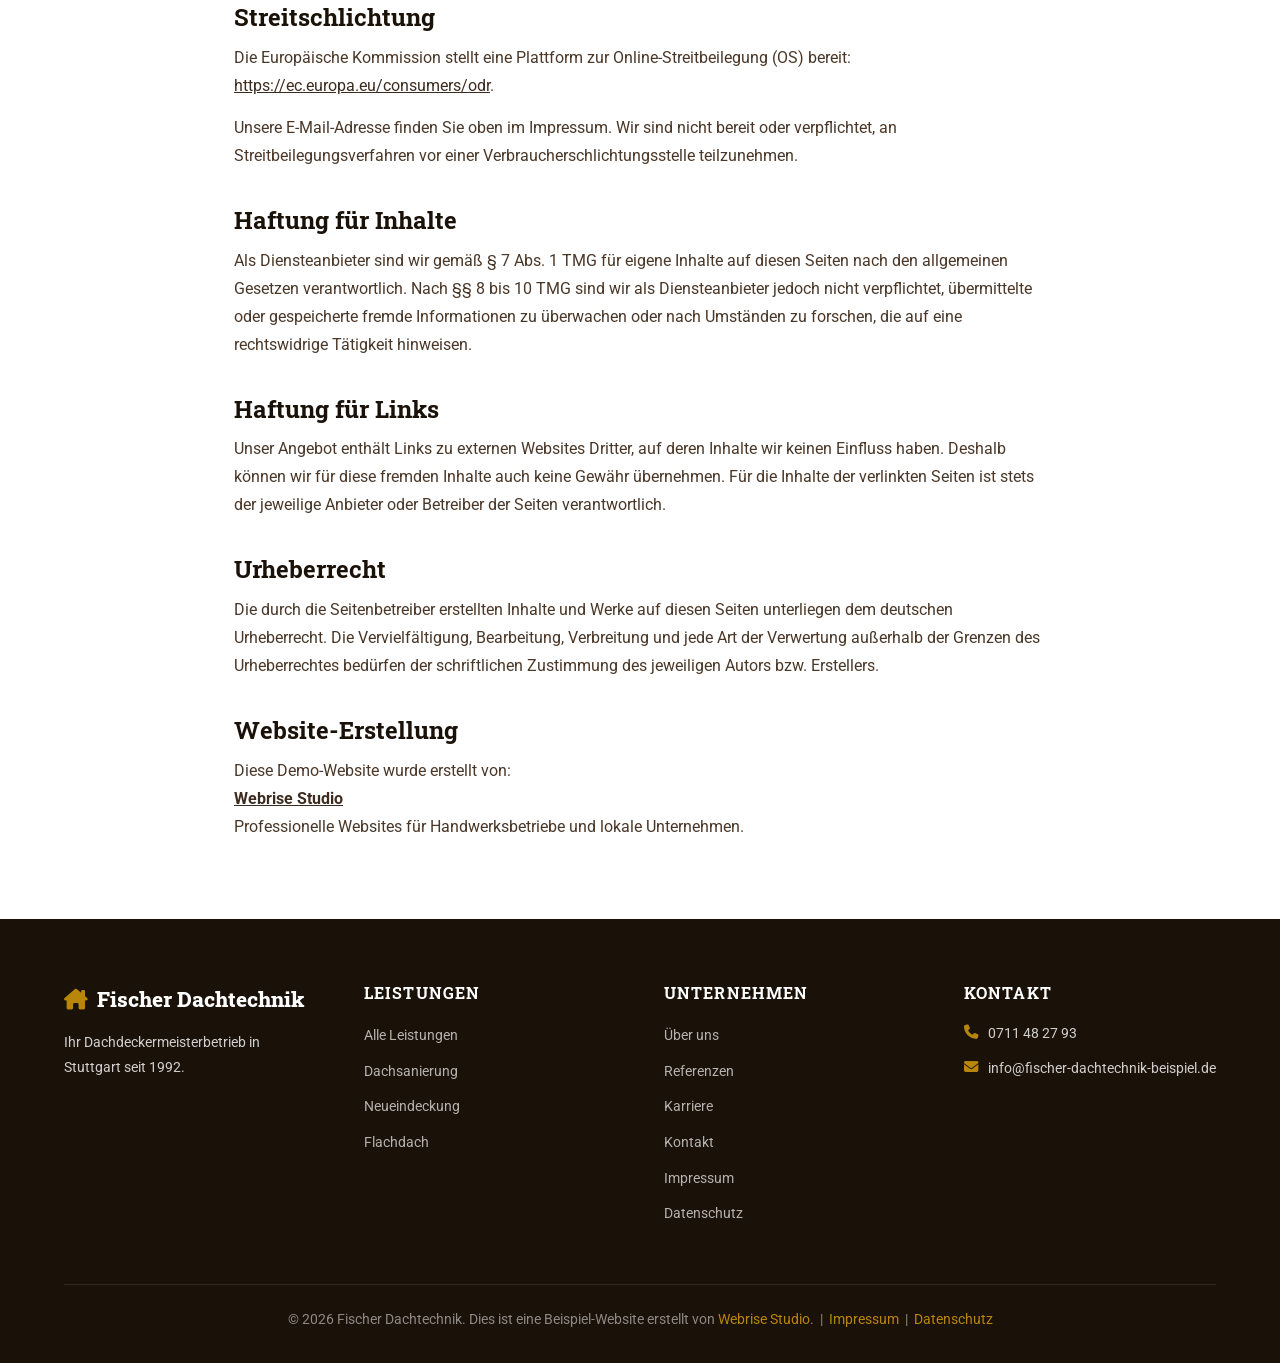
<file: impressum.html>
<!DOCTYPE html>
<html lang="de">
<head>
  <meta charset="UTF-8">
  <meta name="viewport" content="width=device-width, initial-scale=1.0">
  <title>Impressum – Fischer Dachtechnik Stuttgart</title>
  <meta name="description" content="Impressum von Fischer Dachtechnik, Dachdeckerweg 8, 70565 Stuttgart. Angaben gemäß § 5 TMG.">
  <meta name="robots" content="noindex, follow">
  <link rel="preconnect" href="https://fonts.googleapis.com">
  <link rel="preconnect" href="https://fonts.gstatic.com" crossorigin>
  <link href="https://fonts.googleapis.com/css2?family=Roboto+Slab:wght@400;500;600;700;800&family=Roboto:wght@300;400;500;700&display=swap" rel="stylesheet">
  <link rel="stylesheet" href="https://cdnjs.cloudflare.com/ajax/libs/font-awesome/6.5.0/css/all.min.css">
  <link rel="stylesheet" href="css/style.css">
  <link rel="icon" type="image/png" href="favicon.png">
  <link rel="apple-touch-icon" href="favicon.png">
</head>
<body>

<!-- Personalized Demo Banner -->
<div id="personalized-banner">
  <i class="fa-solid fa-hard-hat" style="margin-right:8px; color:var(--color-accent);"></i>
  Guten Tag Herr/Frau <span id="banner-name" style="font-weight:800;"></span> – so könnte die Website von <strong id="banner-firma"></strong> aussehen &nbsp;·&nbsp;
  <a href="https://webrisestudio.de/kontakt.html" target="_blank">Website anfragen →</a>
</div>

<!-- Emergency Banner -->
<div class="emergency-banner">
  <i class="fa-solid fa-triangle-exclamation" style="margin-right:8px;"></i>
  Sturmschaden? 24h Notdienst: <a href="tel:0711987654">0711 987654</a>
</div>

<!-- Header -->
<header class="header" style="position:sticky; top:0; z-index:900;">
  <div class="container nav-container">
    <a href="index.html" class="logo">
      <i class="fa-solid fa-house-chimney"></i>
      Fischer <span style="color:var(--color-accent);">Dachtechnik</span>
    </a>
    <button class="mobile-menu-btn" aria-label="Menü öffnen">
      <i class="fa-solid fa-bars"></i>
    </button>
    <nav class="nav-links">
      <a href="index.html">Startseite</a>
      <a href="leistungen.html">Leistungen</a>
      <a href="ueber-uns.html">Über uns</a>
      <a href="referenzen.html">Referenzen</a>
      <a href="karriere.html">Karriere</a>
      <a href="kontakt.html" class="btn btn-primary">Kontakt</a>
    </nav>
  </div>
</header>

<!-- Page Header -->
<div class="page-header">
  <div class="container">
    <div class="breadcrumb"><a href="index.html">Startseite</a> › Impressum</div>
    <h1>Impressum</h1>
    <p>Angaben gemäß § 5 TMG</p>
  </div>
</div>

<!-- Legal Content -->
<div class="legal-content">

  <div style="background:rgba(184,134,11,0.1); border:1px solid rgba(184,134,11,0.3); border-radius:8px; padding:16px 20px; margin-bottom:32px; font-size:0.9rem; color:var(--color-gray);">
    <i class="fa-solid fa-circle-info" style="color:var(--color-accent); margin-right:8px;"></i>
    <strong>Hinweis:</strong> Dies ist eine Beispiel-Website. Die folgenden Angaben sind fiktiv und dienen nur zur Demonstration.
  </div>

  <h2>Angaben gemäß § 5 TMG</h2>
  <p>
    <strong>Fischer Dachtechnik</strong><br>
    Inhaber: Hans Fischer<br>
    Dachdeckerweg 8<br>
    70565 Stuttgart<br>
    Deutschland
  </p>

  <h2>Kontakt</h2>
  <p>
    Telefon: 0711 987654<br>
    Fax: 0711 987655<br>
    E-Mail: <a href="mailto:info@fischer-dachtechnik-beispiel.de">info@fischer-dachtechnik-beispiel.de</a>
  </p>

  <h2>Berufsbezeichnung und berufsrechtliche Regelungen</h2>
  <p>
    Berufsbezeichnung: Dachdeckermeister<br>
    Verliehen in: Deutschland<br>
    Zuständige Kammer: Handwerkskammer Region Stuttgart<br>
    Berufsrechtliche Regelungen: Handwerksordnung (HwO)
  </p>

  <h2>Handelsregister</h2>
  <p>
    Eingetragen im Handelsregister beim Amtsgericht Stuttgart<br>
    Registernummer: HRA 12345 (fiktiv)
  </p>

  <h2>Steuernummer</h2>
  <p>
    Umsatzsteuer-Identifikationsnummer gemäß §27a Umsatzsteuergesetz:<br>
    DE 123 456 789 (fiktiv – nur Beispielzwecke)
  </p>

  <h2>Aufsichtsbehörde</h2>
  <p>
    Handwerkskammer Region Stuttgart<br>
    Heilbronner Straße 43<br>
    70191 Stuttgart<br>
    <a href="https://www.hwk-stuttgart.de" target="_blank" rel="noopener">www.hwk-stuttgart.de</a>
  </p>

  <h2>Streitschlichtung</h2>
  <p>Die Europäische Kommission stellt eine Plattform zur Online-Streitbeilegung (OS) bereit: <a href="https://ec.europa.eu/consumers/odr" target="_blank" rel="noopener">https://ec.europa.eu/consumers/odr</a>.</p>
  <p>Unsere E-Mail-Adresse finden Sie oben im Impressum. Wir sind nicht bereit oder verpflichtet, an Streitbeilegungsverfahren vor einer Verbraucherschlichtungsstelle teilzunehmen.</p>

  <h2>Haftung für Inhalte</h2>
  <p>Als Diensteanbieter sind wir gemäß § 7 Abs. 1 TMG für eigene Inhalte auf diesen Seiten nach den allgemeinen Gesetzen verantwortlich. Nach §§ 8 bis 10 TMG sind wir als Diensteanbieter jedoch nicht verpflichtet, übermittelte oder gespeicherte fremde Informationen zu überwachen oder nach Umständen zu forschen, die auf eine rechtswidrige Tätigkeit hinweisen.</p>

  <h2>Haftung für Links</h2>
  <p>Unser Angebot enthält Links zu externen Websites Dritter, auf deren Inhalte wir keinen Einfluss haben. Deshalb können wir für diese fremden Inhalte auch keine Gewähr übernehmen. Für die Inhalte der verlinkten Seiten ist stets der jeweilige Anbieter oder Betreiber der Seiten verantwortlich.</p>

  <h2>Urheberrecht</h2>
  <p>Die durch die Seitenbetreiber erstellten Inhalte und Werke auf diesen Seiten unterliegen dem deutschen Urheberrecht. Die Vervielfältigung, Bearbeitung, Verbreitung und jede Art der Verwertung außerhalb der Grenzen des Urheberrechtes bedürfen der schriftlichen Zustimmung des jeweiligen Autors bzw. Erstellers.</p>

  <h2>Website-Erstellung</h2>
  <p>Diese Demo-Website wurde erstellt von:<br>
  <strong><a href="https://webrisestudio.de" target="_blank" rel="noopener">Webrise Studio</a></strong><br>
  Professionelle Websites für Handwerksbetriebe und lokale Unternehmen.</p>

</div>

<!-- Footer -->
<footer class="footer">
  <div class="container">
    <div class="footer-grid">
      <div>
        <div class="footer-logo"><i class="fa-solid fa-house-chimney"></i> Fischer Dachtechnik</div>
        <p>Ihr Dachdeckermeisterbetrieb in Stuttgart seit 1992.</p>
      </div>
      <div>
        <h4>Leistungen</h4>
        <ul class="footer-links">
          <li><a href="leistungen.html">Alle Leistungen</a></li>
          <li><a href="leistungen.html#dachsanierung">Dachsanierung</a></li>
          <li><a href="leistungen.html#neueindeckung">Neueindeckung</a></li>
          <li><a href="leistungen.html#flachdach">Flachdach</a></li>
        </ul>
      </div>
      <div>
        <h4>Unternehmen</h4>
        <ul class="footer-links">
          <li><a href="ueber-uns.html">Über uns</a></li>
          <li><a href="referenzen.html">Referenzen</a></li>
          <li><a href="karriere.html">Karriere</a></li>
          <li><a href="kontakt.html">Kontakt</a></li>
          <li><a href="impressum.html">Impressum</a></li>
          <li><a href="datenschutz.html">Datenschutz</a></li>
        </ul>
      </div>
      <div>
        <h4>Kontakt</h4>
        <div class="footer-contact-item"><i class="fa-solid fa-phone"></i><a href="tel:0711987654">0711 987654</a></div>
        <div class="footer-contact-item"><i class="fa-solid fa-envelope"></i><a href="mailto:info@fischer-dachtechnik-beispiel.de">info@fischer-dachtechnik-beispiel.de</a></div>
      </div>
    </div>
    <div class="footer-bottom">
      &copy; 2026 Fischer Dachtechnik. Dies ist eine Beispiel-Website erstellt von <a href="https://webrisestudio.de" target="_blank">Webrise Studio</a>. &nbsp;|&nbsp;
      <a href="impressum.html">Impressum</a> &nbsp;|&nbsp; <a href="datenschutz.html">Datenschutz</a>
    </div>
  </div>
</footer>

<a href="https://wa.me/4971198765400" class="whatsapp-btn" target="_blank" rel="noopener" aria-label="WhatsApp">
  <i class="fa-brands fa-whatsapp"></i>
</a>

<script src="js/script.js"></script>
</body>
</html>
</file>
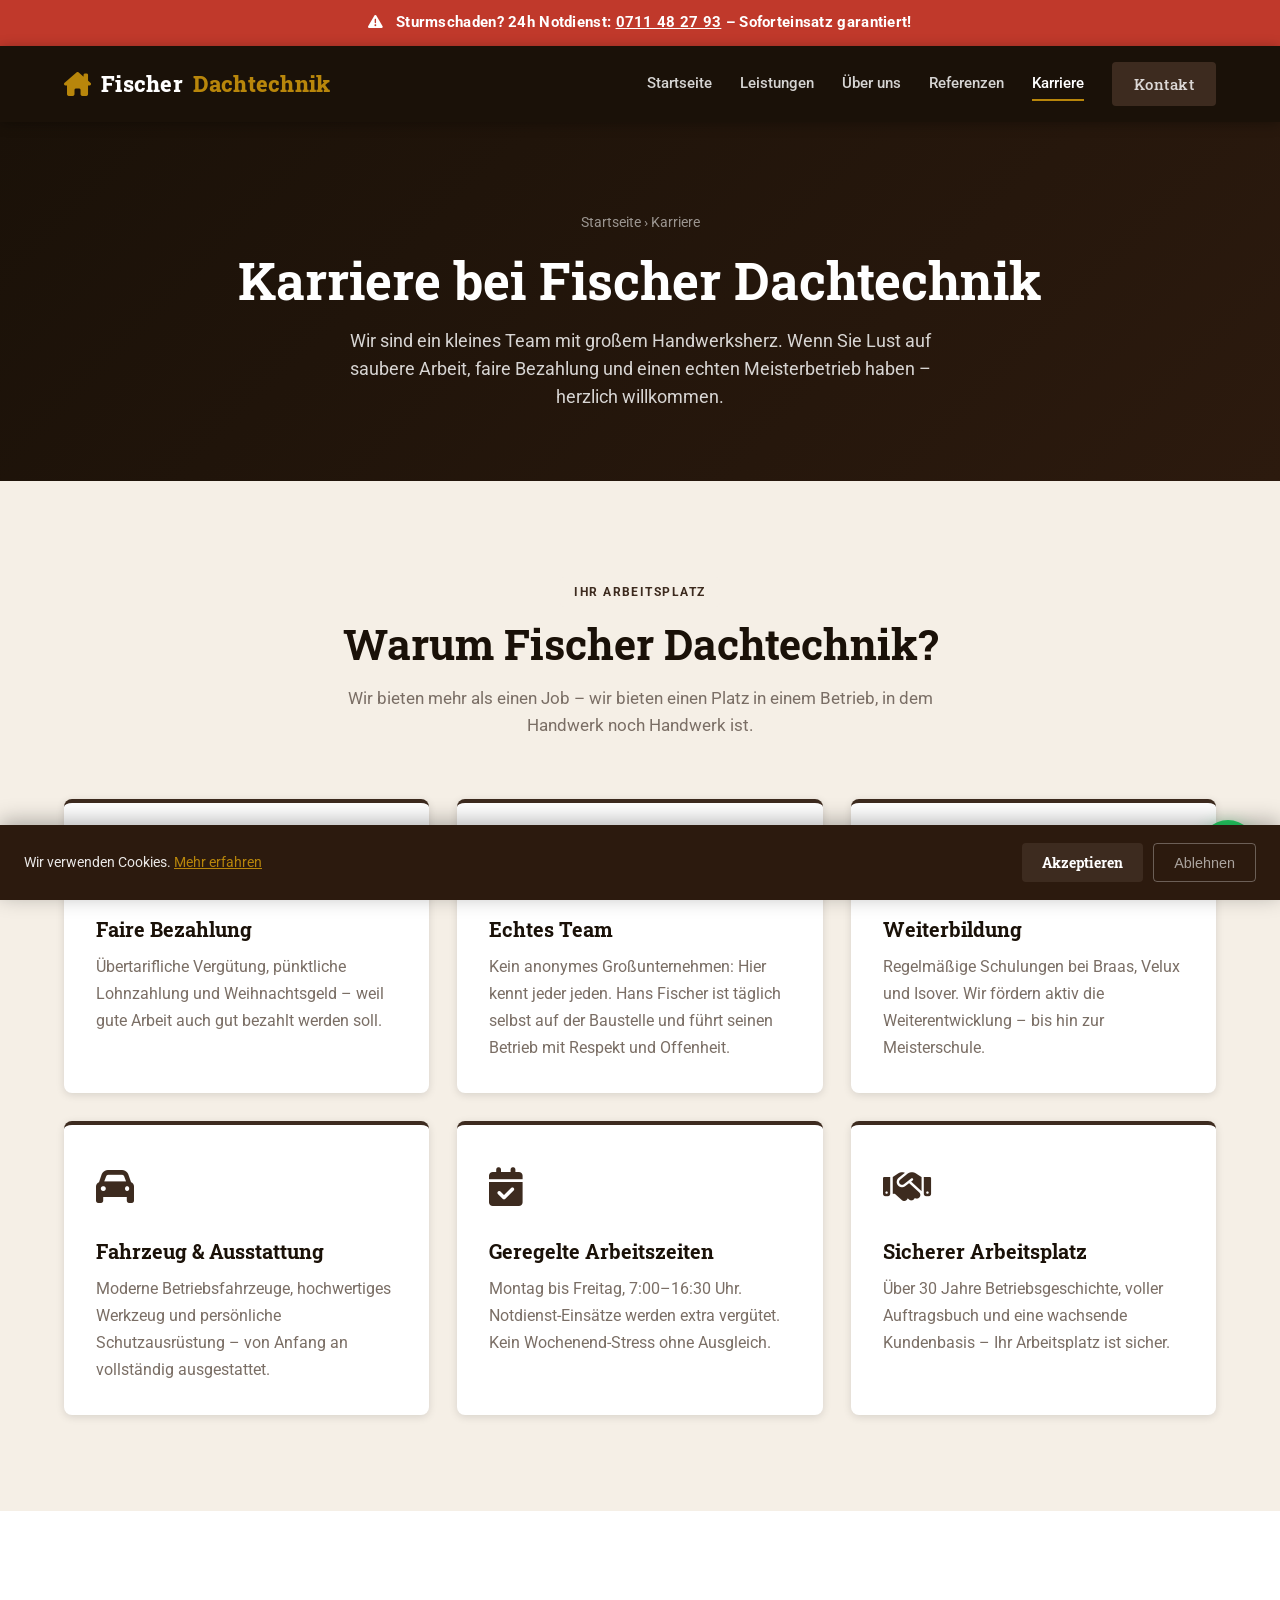
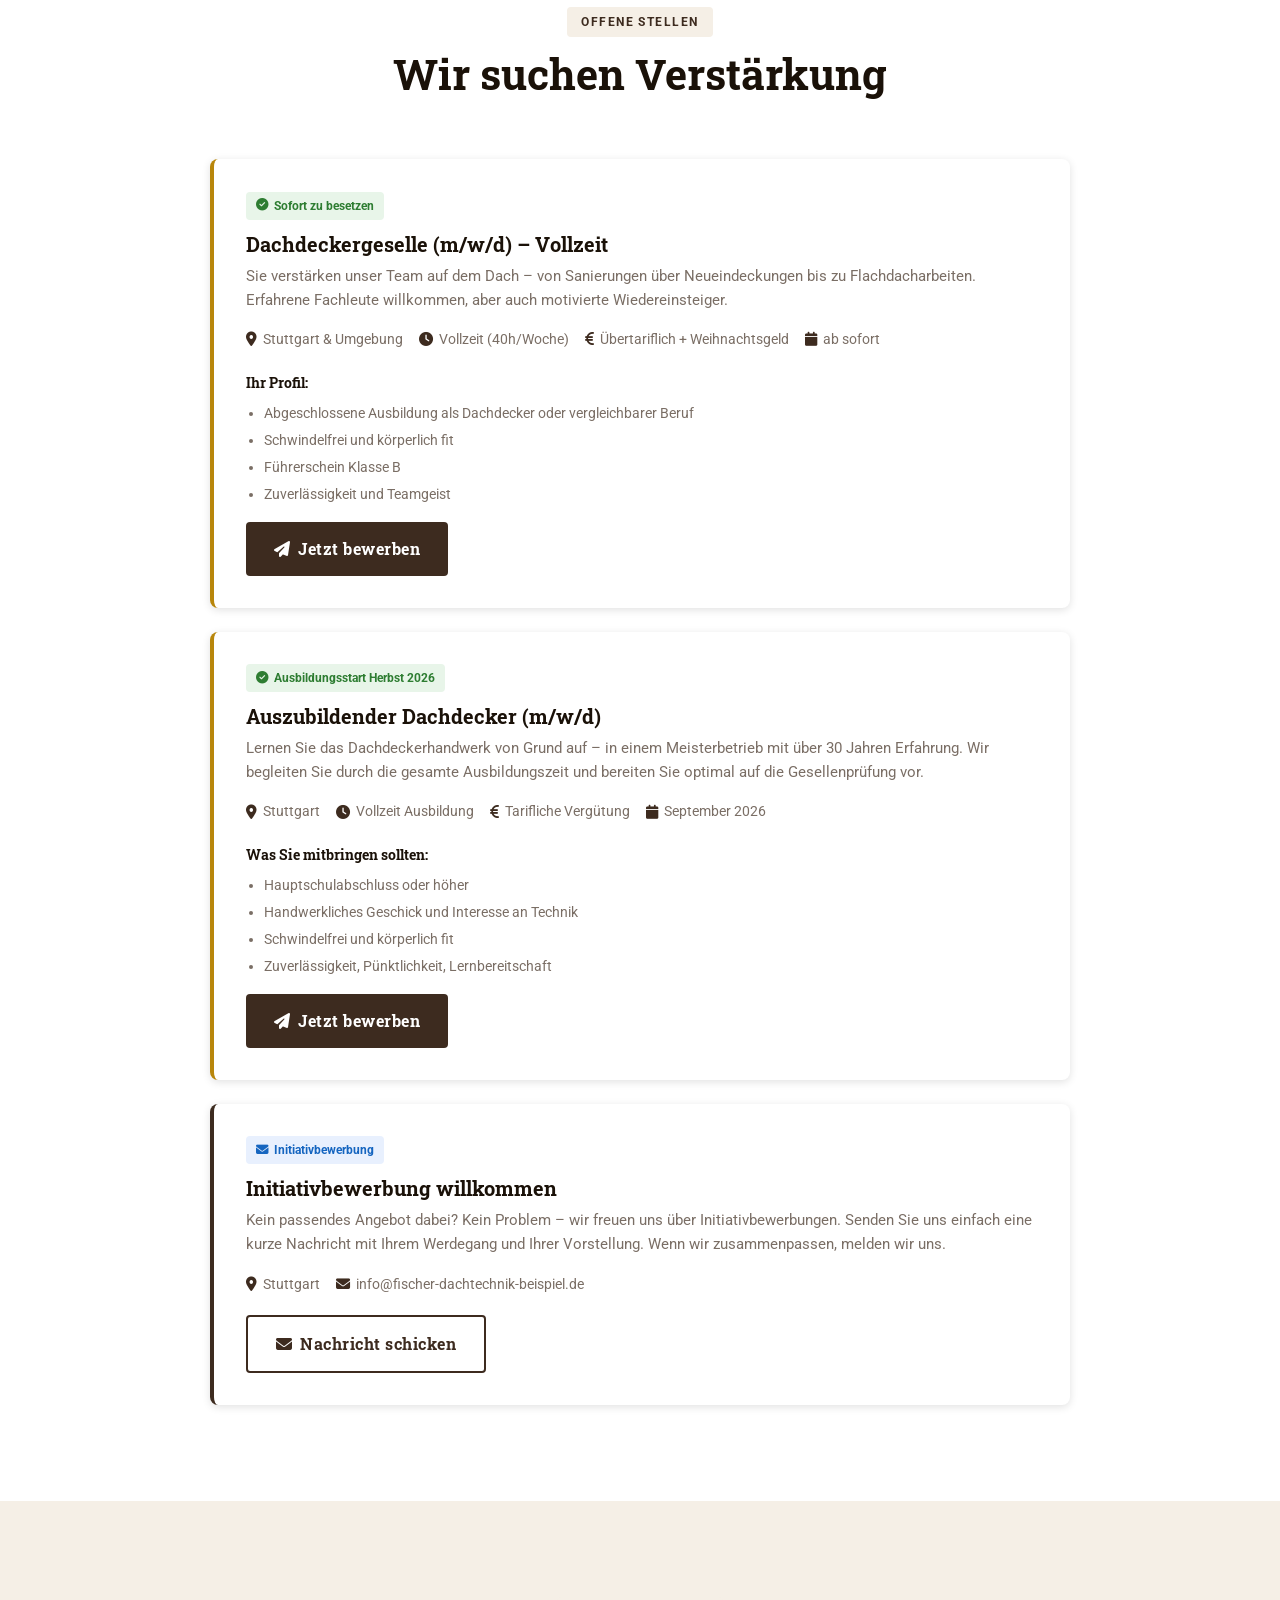
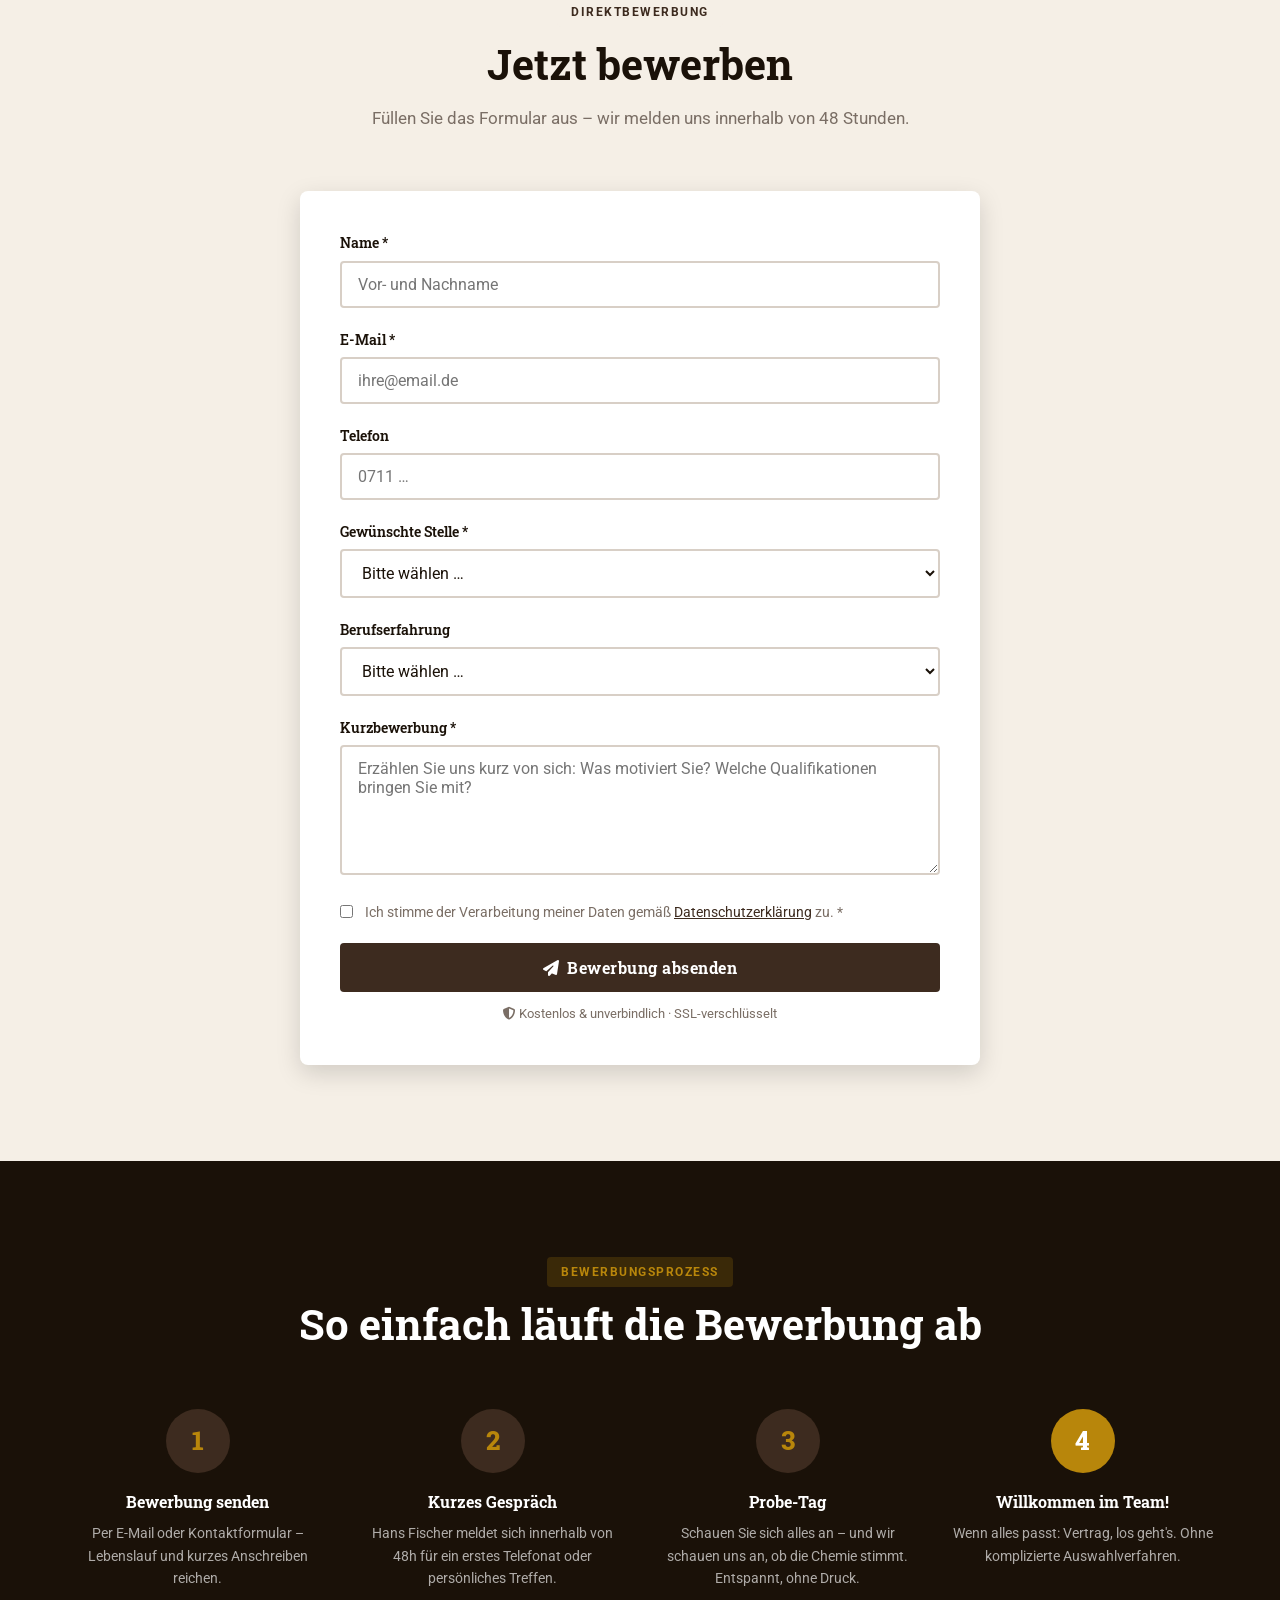
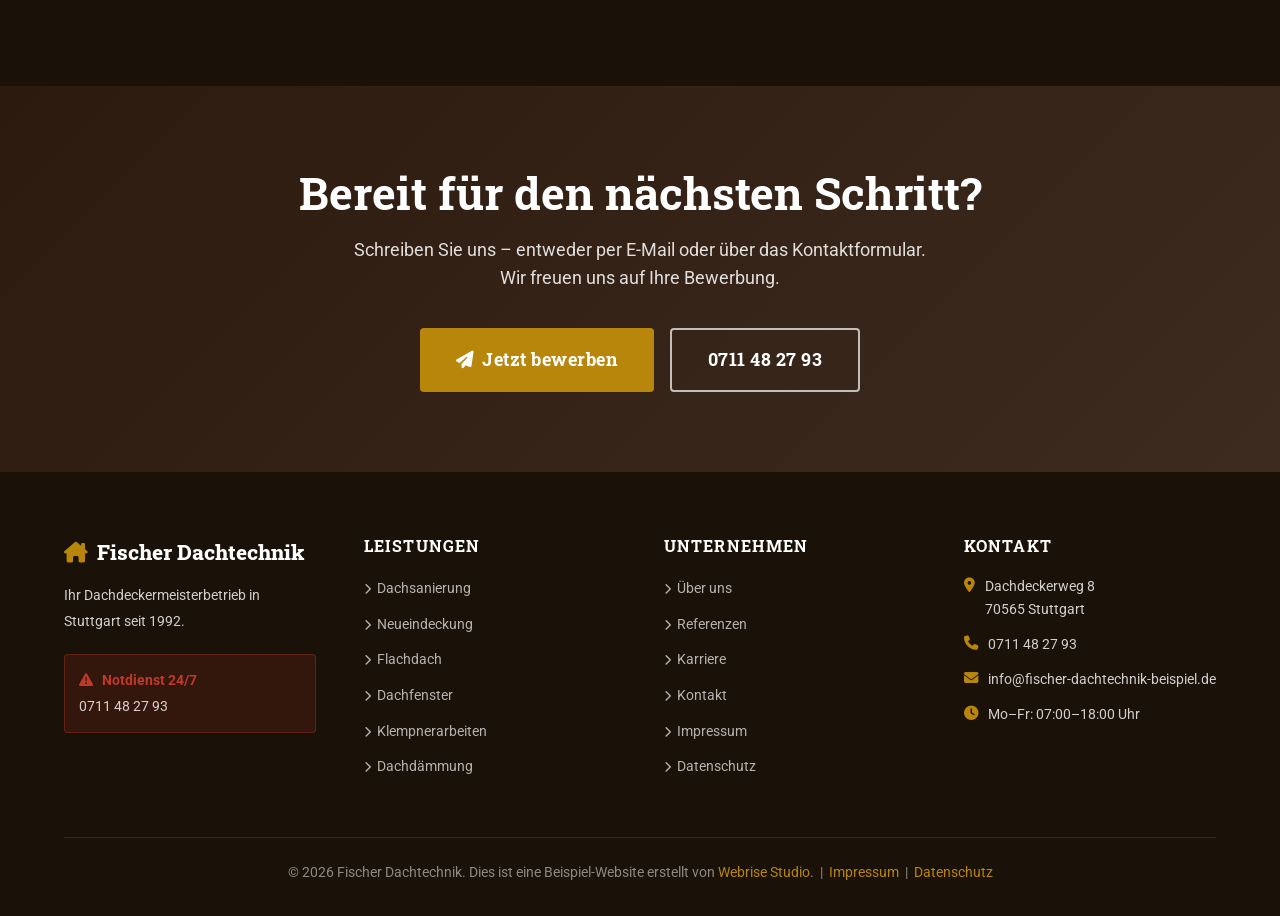
<file: karriere.html>
<!DOCTYPE html>
<html lang="de">
<head>
  <meta charset="UTF-8">
  <meta name="viewport" content="width=device-width, initial-scale=1.0">
  <title>Karriere – Fischer Dachtechnik Stuttgart</title>
  <meta name="description" content="Karriere bei Fischer Dachtechnik Stuttgart: Wir suchen Dachdeckergesellen und Auszubildende. Faire Bezahlung, tolles Team, stabiler Arbeitsplatz.">
  <link rel="preconnect" href="https://fonts.googleapis.com">
  <link rel="preconnect" href="https://fonts.gstatic.com" crossorigin>
  <link href="https://fonts.googleapis.com/css2?family=Roboto+Slab:wght@400;500;600;700;800&family=Roboto:wght@300;400;500;700&display=swap" rel="stylesheet">
  <link rel="stylesheet" href="https://cdnjs.cloudflare.com/ajax/libs/font-awesome/6.5.0/css/all.min.css">
  <link rel="stylesheet" href="css/style.css">
  <link rel="icon" type="image/png" href="favicon.png">
  <link rel="apple-touch-icon" href="favicon.png">
</head>
<body>

<!-- Personalized Demo Banner -->
<div id="personalized-banner">
  <i class="fa-solid fa-hard-hat" style="margin-right:8px; color:var(--color-accent);"></i>
  Guten Tag Herr/Frau <span id="banner-name" style="font-weight:800;"></span> – so könnte die Website von <strong id="banner-firma"></strong> aussehen &nbsp;·&nbsp;
  <a href="https://webrisestudio.de/kontakt.html" target="_blank">Website anfragen →</a>
</div>

<!-- Emergency Banner -->
<div class="emergency-banner">
  <i class="fa-solid fa-triangle-exclamation" style="margin-right:8px;"></i>
  Sturmschaden? 24h Notdienst: <a href="tel:0711987654">0711 987654</a> – Soforteinsatz garantiert!
</div>

<!-- Header -->
<header class="header" style="position:sticky; top:0; z-index:900;">
  <div class="container nav-container">
    <a href="index.html" class="logo">
      <i class="fa-solid fa-house-chimney"></i>
      Fischer <span style="color:var(--color-accent);">Dachtechnik</span>
    </a>
    <button class="mobile-menu-btn" aria-label="Menü öffnen">
      <i class="fa-solid fa-bars"></i>
    </button>
    <nav class="nav-links">
      <a href="index.html">Startseite</a>
      <a href="leistungen.html">Leistungen</a>
      <a href="ueber-uns.html">Über uns</a>
      <a href="referenzen.html">Referenzen</a>
      <a href="karriere.html" class="active">Karriere</a>
      <a href="kontakt.html" class="btn btn-primary">Kontakt</a>
    </nav>
  </div>
</header>

<!-- Page Header -->
<div class="page-header">
  <div class="container">
    <div class="breadcrumb"><a href="index.html">Startseite</a> › Karriere</div>
    <h1>Karriere bei Fischer Dachtechnik</h1>
    <p>Wir sind ein kleines Team mit großem Handwerksherz. Wenn Sie Lust auf saubere Arbeit, faire Bezahlung und einen echten Meisterbetrieb haben – herzlich willkommen.</p>
  </div>
</div>

<!-- Why Work Here -->
<section class="section-padding bg-light">
  <div class="container">
    <div class="section-header animate-on-scroll">
      <span class="section-eyebrow">Ihr Arbeitsplatz</span>
      <h2>Warum Fischer Dachtechnik?</h2>
      <p>Wir bieten mehr als einen Job – wir bieten einen Platz in einem Betrieb, in dem Handwerk noch Handwerk ist.</p>
    </div>
    <div class="grid grid-3">
      <div class="card animate-on-scroll">
        <div class="card-icon"><i class="fa-solid fa-euro-sign"></i></div>
        <h3 class="card-title">Faire Bezahlung</h3>
        <p>Übertarifliche Vergütung, pünktliche Lohnzahlung und Weihnachtsgeld – weil gute Arbeit auch gut bezahlt werden soll.</p>
      </div>
      <div class="card animate-on-scroll">
        <div class="card-icon"><i class="fa-solid fa-users"></i></div>
        <h3 class="card-title">Echtes Team</h3>
        <p>Kein anonymes Großunternehmen: Hier kennt jeder jeden. Hans Fischer ist täglich selbst auf der Baustelle und führt seinen Betrieb mit Respekt und Offenheit.</p>
      </div>
      <div class="card animate-on-scroll">
        <div class="card-icon"><i class="fa-solid fa-graduation-cap"></i></div>
        <h3 class="card-title">Weiterbildung</h3>
        <p>Regelmäßige Schulungen bei Braas, Velux und Isover. Wir fördern aktiv die Weiterentwicklung – bis hin zur Meisterschule.</p>
      </div>
      <div class="card animate-on-scroll">
        <div class="card-icon"><i class="fa-solid fa-car"></i></div>
        <h3 class="card-title">Fahrzeug &amp; Ausstattung</h3>
        <p>Moderne Betriebsfahrzeuge, hochwertiges Werkzeug und persönliche Schutzausrüstung – von Anfang an vollständig ausgestattet.</p>
      </div>
      <div class="card animate-on-scroll">
        <div class="card-icon"><i class="fa-solid fa-calendar-check"></i></div>
        <h3 class="card-title">Geregelte Arbeitszeiten</h3>
        <p>Montag bis Freitag, 7:00–16:30 Uhr. Notdienst-Einsätze werden extra vergütet. Kein Wochenend-Stress ohne Ausgleich.</p>
      </div>
      <div class="card animate-on-scroll">
        <div class="card-icon"><i class="fa-solid fa-handshake"></i></div>
        <h3 class="card-title">Sicherer Arbeitsplatz</h3>
        <p>Über 30 Jahre Betriebsgeschichte, voller Auftragsbuch und eine wachsende Kundenbasis – Ihr Arbeitsplatz ist sicher.</p>
      </div>
    </div>
  </div>
</section>

<!-- Open Positions -->
<section class="section-padding" style="background:#fff;">
  <div class="container">
    <div class="section-header animate-on-scroll">
      <span class="section-eyebrow">Offene Stellen</span>
      <h2>Wir suchen Verstärkung</h2>
    </div>
    <div style="max-width:860px; margin:0 auto; display:flex; flex-direction:column; gap:24px;">

      <!-- Job 1 -->
      <div class="job-card animate-on-scroll">
        <div class="job-badge"><i class="fa-solid fa-circle-check"></i> Sofort zu besetzen</div>
        <h3>Dachdeckergeselle (m/w/d) – Vollzeit</h3>
        <p>Sie verstärken unser Team auf dem Dach – von Sanierungen über Neueindeckungen bis zu Flachdacharbeiten. Erfahrene Fachleute willkommen, aber auch motivierte Wiedereinsteiger.</p>
        <div class="job-details">
          <span class="job-detail"><i class="fa-solid fa-location-dot"></i> Stuttgart & Umgebung</span>
          <span class="job-detail"><i class="fa-solid fa-clock"></i> Vollzeit (40h/Woche)</span>
          <span class="job-detail"><i class="fa-solid fa-euro-sign"></i> Übertariflich + Weihnachtsgeld</span>
          <span class="job-detail"><i class="fa-solid fa-calendar"></i> ab sofort</span>
        </div>
        <div style="margin-bottom:16px;">
          <strong style="font-family:var(--font-heading); font-size:0.9rem; color:var(--color-dark); display:block; margin-bottom:8px;">Ihr Profil:</strong>
          <ul style="margin-left:18px; color:var(--color-gray); font-size:0.9rem;">
            <li style="list-style:disc; margin-bottom:4px;">Abgeschlossene Ausbildung als Dachdecker oder vergleichbarer Beruf</li>
            <li style="list-style:disc; margin-bottom:4px;">Schwindelfrei und körperlich fit</li>
            <li style="list-style:disc; margin-bottom:4px;">Führerschein Klasse B</li>
            <li style="list-style:disc;">Zuverlässigkeit und Teamgeist</li>
          </ul>
        </div>
        <a href="#bewerbungsformular" class="btn btn-primary"><i class="fa-solid fa-paper-plane"></i> Jetzt bewerben</a>
      </div>

      <!-- Job 2 -->
      <div class="job-card animate-on-scroll">
        <div class="job-badge"><i class="fa-solid fa-circle-check"></i> Ausbildungsstart Herbst 2026</div>
        <h3>Auszubildender Dachdecker (m/w/d)</h3>
        <p>Lernen Sie das Dachdeckerhandwerk von Grund auf – in einem Meisterbetrieb mit über 30 Jahren Erfahrung. Wir begleiten Sie durch die gesamte Ausbildungszeit und bereiten Sie optimal auf die Gesellenprüfung vor.</p>
        <div class="job-details">
          <span class="job-detail"><i class="fa-solid fa-location-dot"></i> Stuttgart</span>
          <span class="job-detail"><i class="fa-solid fa-clock"></i> Vollzeit Ausbildung</span>
          <span class="job-detail"><i class="fa-solid fa-euro-sign"></i> Tarifliche Vergütung</span>
          <span class="job-detail"><i class="fa-solid fa-calendar"></i> September 2026</span>
        </div>
        <div style="margin-bottom:16px;">
          <strong style="font-family:var(--font-heading); font-size:0.9rem; color:var(--color-dark); display:block; margin-bottom:8px;">Was Sie mitbringen sollten:</strong>
          <ul style="margin-left:18px; color:var(--color-gray); font-size:0.9rem;">
            <li style="list-style:disc; margin-bottom:4px;">Hauptschulabschluss oder höher</li>
            <li style="list-style:disc; margin-bottom:4px;">Handwerkliches Geschick und Interesse an Technik</li>
            <li style="list-style:disc; margin-bottom:4px;">Schwindelfrei und körperlich fit</li>
            <li style="list-style:disc;">Zuverlässigkeit, Pünktlichkeit, Lernbereitschaft</li>
          </ul>
        </div>
        <a href="#bewerbungsformular" class="btn btn-primary"><i class="fa-solid fa-paper-plane"></i> Jetzt bewerben</a>
      </div>

      <!-- Job 3 – spontaneous application -->
      <div class="job-card animate-on-scroll" style="border-left-color:var(--color-primary);">
        <div class="job-badge" style="background:#e8f0fe; color:#1565c0;"><i class="fa-solid fa-envelope"></i> Initiativbewerbung</div>
        <h3>Initiativbewerbung willkommen</h3>
        <p>Kein passendes Angebot dabei? Kein Problem – wir freuen uns über Initiativbewerbungen. Senden Sie uns einfach eine kurze Nachricht mit Ihrem Werdegang und Ihrer Vorstellung. Wenn wir zusammenpassen, melden wir uns.</p>
        <div class="job-details">
          <span class="job-detail"><i class="fa-solid fa-location-dot"></i> Stuttgart</span>
          <span class="job-detail"><i class="fa-solid fa-envelope"></i> info@fischer-dachtechnik-beispiel.de</span>
        </div>
        <a href="kontakt.html" class="btn btn-outline-primary"><i class="fa-solid fa-envelope"></i> Nachricht schicken</a>
      </div>

    </div>
  </div>
</section>

<!-- Bewerbungsformular -->
<section class="section-padding bg-light" id="bewerbungsformular">
  <div class="container">
    <div class="section-header animate-on-scroll">
      <span class="section-eyebrow">Direktbewerbung</span>
      <h2>Jetzt bewerben</h2>
      <p>Füllen Sie das Formular aus – wir melden uns innerhalb von 48 Stunden.</p>
    </div>
    <div style="max-width:680px; margin:0 auto;">
      <form id="application-form" data-validate style="background:white; border-radius:var(--border-radius-lg); padding:40px; box-shadow:var(--shadow-md);">
        <div class="form-group">
          <label class="form-label">Name *</label>
          <input type="text" name="name" class="form-control" placeholder="Vor- und Nachname" required>
        </div>
        <div class="form-group">
          <label class="form-label">E-Mail *</label>
          <input type="email" name="email" class="form-control" placeholder="ihre@email.de" required>
        </div>
        <div class="form-group">
          <label class="form-label">Telefon</label>
          <input type="tel" name="telefon" class="form-control" placeholder="0711 …">
        </div>
        <div class="form-group">
          <label class="form-label">Gewünschte Stelle *</label>
          <select name="stelle" class="form-select" required>
            <option value="">Bitte wählen …</option>
            <option value="geselle">Dachdeckergeselle (m/w/d) – Vollzeit</option>
            <option value="azubi">Auszubildender Dachdecker (m/w/d)</option>
            <option value="initiativ">Initiativbewerbung</option>
          </select>
        </div>
        <div class="form-group">
          <label class="form-label">Berufserfahrung</label>
          <select name="erfahrung" class="form-select">
            <option value="">Bitte wählen …</option>
            <option value="keine">Keine (Berufseinsteiger / Azubi)</option>
            <option value="1-3">1 – 3 Jahre</option>
            <option value="3-5">3 – 5 Jahre</option>
            <option value="5+">Mehr als 5 Jahre</option>
          </select>
        </div>
        <div class="form-group">
          <label class="form-label">Kurzbewerbung *</label>
          <textarea name="nachricht" class="form-control" rows="5" placeholder="Erzählen Sie uns kurz von sich: Was motiviert Sie? Welche Qualifikationen bringen Sie mit?" required></textarea>
        </div>
        <div style="margin-top:8px; display:flex; align-items:flex-start; gap:12px; margin-bottom:20px;">
          <input type="checkbox" id="ds-check" name="datenschutz" required style="margin-top:3px; flex-shrink:0;">
          <label for="ds-check" style="font-size:0.88rem; color:var(--color-gray); line-height:1.5; cursor:pointer;">
            Ich stimme der Verarbeitung meiner Daten gemäß <a href="datenschutz.html" style="color:var(--color-primary);">Datenschutzerklärung</a> zu. *
          </label>
        </div>
        <button type="submit" class="btn btn-primary" style="width:100%; justify-content:center;">
          <i class="fa-solid fa-paper-plane"></i> Bewerbung absenden
        </button>
        <p style="text-align:center; font-size:0.8rem; color:var(--color-gray); margin-top:12px;">
          <i class="fa-solid fa-shield-halved"></i> Kostenlos & unverbindlich · SSL-verschlüsselt
        </p>
      </form>
    </div>
  </div>
</section>

<!-- Application Process -->
<section class="section-padding bg-dark">
  <div class="container">
    <div class="section-header animate-on-scroll">
      <span class="section-eyebrow on-dark">Bewerbungsprozess</span>
      <h2 class="text-white">So einfach läuft die Bewerbung ab</h2>
    </div>
    <div class="grid grid-4 animate-on-scroll">
      <div style="text-align:center;">
        <div style="width:64px; height:64px; background:var(--color-primary); border-radius:50%; display:flex; align-items:center; justify-content:center; margin:0 auto 16px; font-family:var(--font-heading); font-size:1.6rem; font-weight:800; color:var(--color-accent);">1</div>
        <strong style="color:white; font-family:var(--font-heading); display:block; margin-bottom:8px;">Bewerbung senden</strong>
        <p style="color:rgba(255,255,255,0.65); font-size:0.88rem;">Per E-Mail oder Kontaktformular – Lebenslauf und kurzes Anschreiben reichen.</p>
      </div>
      <div style="text-align:center;">
        <div style="width:64px; height:64px; background:var(--color-primary); border-radius:50%; display:flex; align-items:center; justify-content:center; margin:0 auto 16px; font-family:var(--font-heading); font-size:1.6rem; font-weight:800; color:var(--color-accent);">2</div>
        <strong style="color:white; font-family:var(--font-heading); display:block; margin-bottom:8px;">Kurzes Gespräch</strong>
        <p style="color:rgba(255,255,255,0.65); font-size:0.88rem;">Hans Fischer meldet sich innerhalb von 48h für ein erstes Telefonat oder persönliches Treffen.</p>
      </div>
      <div style="text-align:center;">
        <div style="width:64px; height:64px; background:var(--color-primary); border-radius:50%; display:flex; align-items:center; justify-content:center; margin:0 auto 16px; font-family:var(--font-heading); font-size:1.6rem; font-weight:800; color:var(--color-accent);">3</div>
        <strong style="color:white; font-family:var(--font-heading); display:block; margin-bottom:8px;">Probe-Tag</strong>
        <p style="color:rgba(255,255,255,0.65); font-size:0.88rem;">Schauen Sie sich alles an – und wir schauen uns an, ob die Chemie stimmt. Entspannt, ohne Druck.</p>
      </div>
      <div style="text-align:center;">
        <div style="width:64px; height:64px; background:var(--color-accent); border-radius:50%; display:flex; align-items:center; justify-content:center; margin:0 auto 16px; font-family:var(--font-heading); font-size:1.6rem; font-weight:800; color:white;">4</div>
        <strong style="color:white; font-family:var(--font-heading); display:block; margin-bottom:8px;">Willkommen im Team!</strong>
        <p style="color:rgba(255,255,255,0.65); font-size:0.88rem;">Wenn alles passt: Vertrag, los geht's. Ohne komplizierte Auswahlverfahren.</p>
      </div>
    </div>
  </div>
</section>

<!-- CTA -->
<section class="cta-section">
  <div class="container">
    <h2 class="animate-on-scroll">Bereit für den nächsten Schritt?</h2>
    <p class="animate-on-scroll">Schreiben Sie uns – entweder per E-Mail oder über das Kontaktformular. Wir freuen uns auf Ihre Bewerbung.</p>
    <div class="cta-buttons animate-on-scroll">
      <a href="kontakt.html" class="btn btn-accent btn-lg"><i class="fa-solid fa-paper-plane"></i> Jetzt bewerben</a>
      <a href="tel:0711987654" class="btn btn-outline-white btn-lg"><i class="fa-solid fa-phone"></i> 0711 987654</a>
    </div>
  </div>
</section>

<!-- Footer -->
<footer class="footer">
  <div class="container">
    <div class="footer-grid">
      <div>
        <div class="footer-logo"><i class="fa-solid fa-house-chimney"></i> Fischer Dachtechnik</div>
        <p>Ihr Dachdeckermeisterbetrieb in Stuttgart seit 1992.</p>
        <div class="footer-emergency" style="margin-top:20px;">
          <strong><i class="fa-solid fa-triangle-exclamation" style="margin-right:6px;"></i> Notdienst 24/7</strong>
          <a href="tel:0711987654" style="color:rgba(255,255,255,0.8); text-decoration:none;">0711 987654</a>
        </div>
      </div>
      <div>
        <h4>Leistungen</h4>
        <ul class="footer-links">
          <li><a href="leistungen.html#dachsanierung"><i class="fa-solid fa-chevron-right" style="font-size:0.7rem; margin-right:6px;"></i>Dachsanierung</a></li>
          <li><a href="leistungen.html#neueindeckung"><i class="fa-solid fa-chevron-right" style="font-size:0.7rem; margin-right:6px;"></i>Neueindeckung</a></li>
          <li><a href="leistungen.html#flachdach"><i class="fa-solid fa-chevron-right" style="font-size:0.7rem; margin-right:6px;"></i>Flachdach</a></li>
          <li><a href="leistungen.html#dachfenster"><i class="fa-solid fa-chevron-right" style="font-size:0.7rem; margin-right:6px;"></i>Dachfenster</a></li>
          <li><a href="leistungen.html#klempner"><i class="fa-solid fa-chevron-right" style="font-size:0.7rem; margin-right:6px;"></i>Klempnerarbeiten</a></li>
          <li><a href="leistungen.html#daemung"><i class="fa-solid fa-chevron-right" style="font-size:0.7rem; margin-right:6px;"></i>Dachdämmung</a></li>
        </ul>
      </div>
      <div>
        <h4>Unternehmen</h4>
        <ul class="footer-links">
          <li><a href="ueber-uns.html"><i class="fa-solid fa-chevron-right" style="font-size:0.7rem; margin-right:6px;"></i>Über uns</a></li>
          <li><a href="referenzen.html"><i class="fa-solid fa-chevron-right" style="font-size:0.7rem; margin-right:6px;"></i>Referenzen</a></li>
          <li><a href="karriere.html"><i class="fa-solid fa-chevron-right" style="font-size:0.7rem; margin-right:6px;"></i>Karriere</a></li>
          <li><a href="kontakt.html"><i class="fa-solid fa-chevron-right" style="font-size:0.7rem; margin-right:6px;"></i>Kontakt</a></li>
          <li><a href="impressum.html"><i class="fa-solid fa-chevron-right" style="font-size:0.7rem; margin-right:6px;"></i>Impressum</a></li>
          <li><a href="datenschutz.html"><i class="fa-solid fa-chevron-right" style="font-size:0.7rem; margin-right:6px;"></i>Datenschutz</a></li>
        </ul>
      </div>
      <div>
        <h4>Kontakt</h4>
        <div class="footer-contact-item"><i class="fa-solid fa-location-dot"></i><span>Dachdeckerweg 8<br>70565 Stuttgart</span></div>
        <div class="footer-contact-item"><i class="fa-solid fa-phone"></i><a href="tel:0711987654">0711 987654</a></div>
        <div class="footer-contact-item"><i class="fa-solid fa-envelope"></i><a href="mailto:info@fischer-dachtechnik-beispiel.de">info@fischer-dachtechnik-beispiel.de</a></div>
        <div class="footer-contact-item"><i class="fa-solid fa-clock"></i><span>Mo–Fr: 07:00–18:00 Uhr</span></div>
      </div>
    </div>
    <div class="footer-bottom">
      &copy; 2026 Fischer Dachtechnik. Dies ist eine Beispiel-Website erstellt von <a href="https://webrisestudio.de" target="_blank">Webrise Studio</a>. &nbsp;|&nbsp;
      <a href="impressum.html">Impressum</a> &nbsp;|&nbsp; <a href="datenschutz.html">Datenschutz</a>
    </div>
  </div>
</footer>

<a href="https://wa.me/4971198765400" class="whatsapp-btn" target="_blank" rel="noopener" aria-label="WhatsApp">
  <i class="fa-brands fa-whatsapp"></i>
</a>

<div id="cookie-banner">
  <p>Wir verwenden Cookies. <a href="datenschutz.html">Mehr erfahren</a></p>
  <div class="cookie-buttons">
    <button id="accept-cookies">Akzeptieren</button>
    <button id="decline-cookies">Ablehnen</button>
  </div>
</div>

<script src="js/script.js"></script>
</body>
</html>
</file>
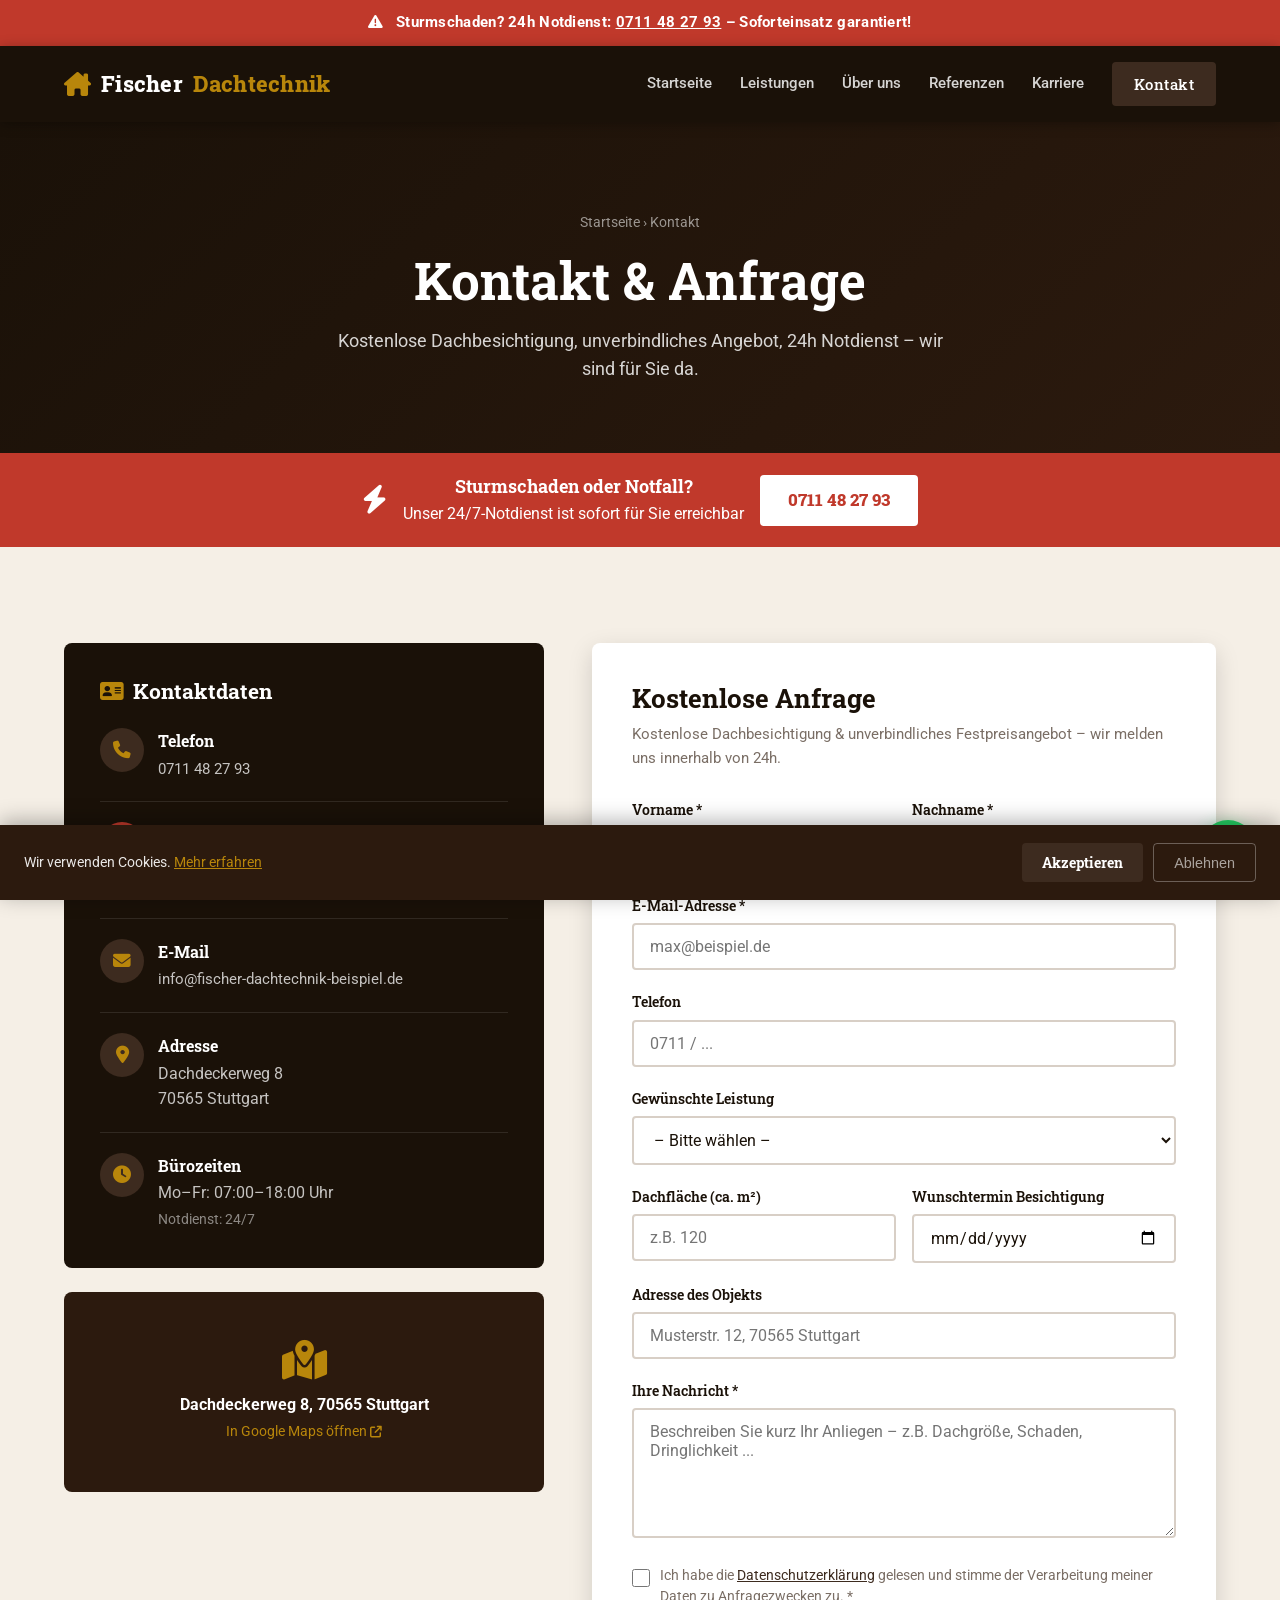
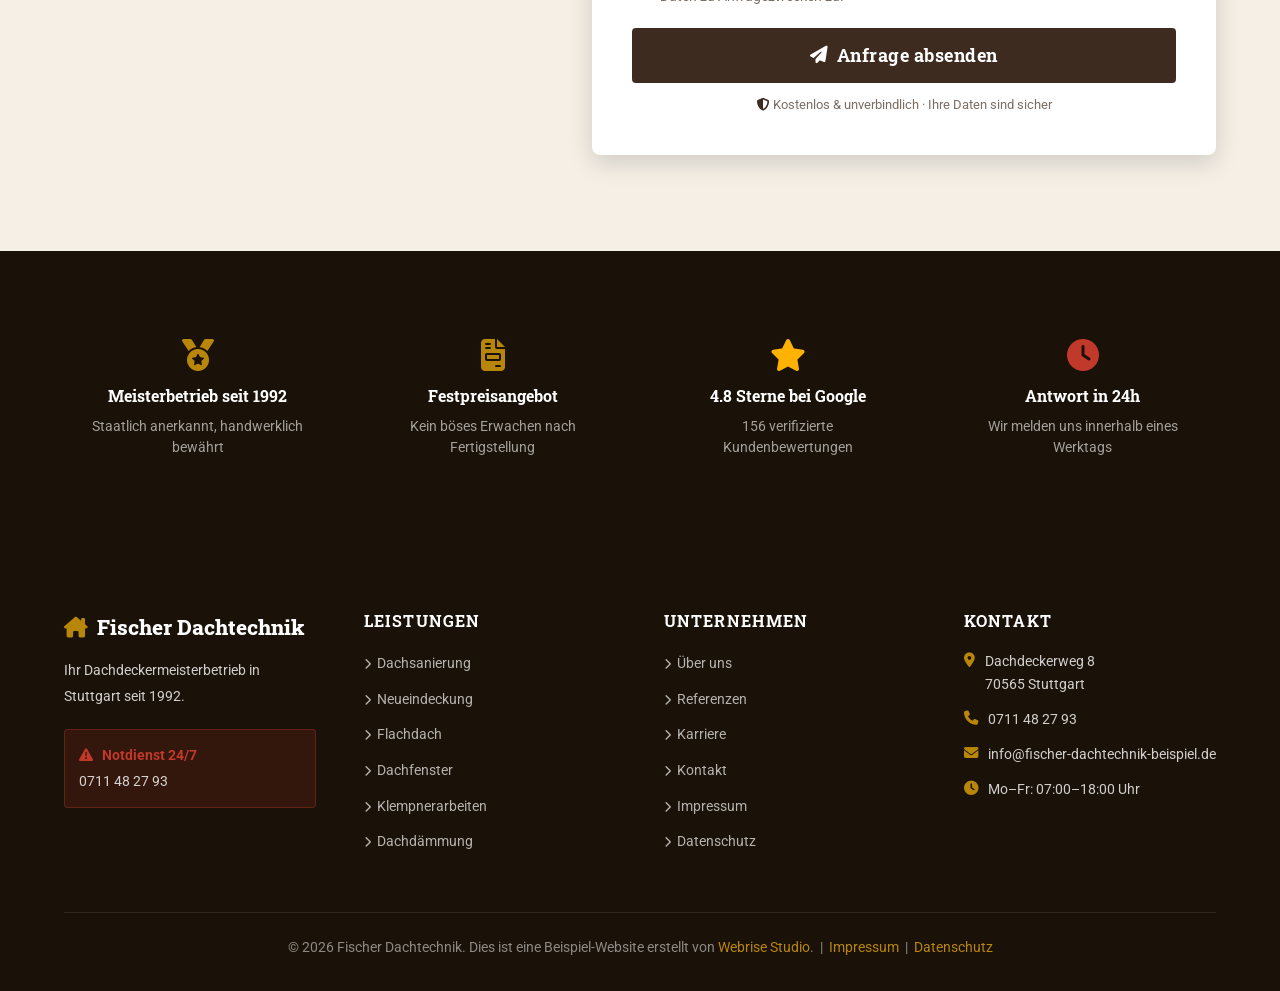
<file: kontakt.html>
<!DOCTYPE html>
<html lang="de">
<head>
  <meta charset="UTF-8">
  <meta name="viewport" content="width=device-width, initial-scale=1.0">
  <title>Kontakt – Fischer Dachtechnik Stuttgart</title>
  <meta name="description" content="Kontaktieren Sie Fischer Dachtechnik Stuttgart: Kostenlose Dachbesichtigung, Festpreisangebot, 24h Notdienst bei Sturmschäden. Telefon: 0711 987654">
  <link rel="preconnect" href="https://fonts.googleapis.com">
  <link rel="preconnect" href="https://fonts.gstatic.com" crossorigin>
  <link href="https://fonts.googleapis.com/css2?family=Roboto+Slab:wght@400;500;600;700;800&family=Roboto:wght@300;400;500;700&display=swap" rel="stylesheet">
  <link rel="stylesheet" href="https://cdnjs.cloudflare.com/ajax/libs/font-awesome/6.5.0/css/all.min.css">
  <link rel="stylesheet" href="css/style.css">
  <link rel="icon" type="image/png" href="favicon.png">
  <link rel="apple-touch-icon" href="favicon.png">
</head>
<body>

<!-- Personalized Demo Banner -->
<div id="personalized-banner">
  <i class="fa-solid fa-hard-hat" style="margin-right:8px; color:var(--color-accent);"></i>
  Guten Tag Herr/Frau <span id="banner-name" style="font-weight:800;"></span> – so könnte die Website von <strong id="banner-firma"></strong> aussehen &nbsp;·&nbsp;
  <a href="https://webrisestudio.de/kontakt.html" target="_blank">Website anfragen →</a>
</div>

<!-- Emergency Banner -->
<div class="emergency-banner">
  <i class="fa-solid fa-triangle-exclamation" style="margin-right:8px;"></i>
  Sturmschaden? 24h Notdienst: <a href="tel:0711987654">0711 987654</a> – Soforteinsatz garantiert!
</div>

<!-- Header -->
<header class="header" style="position:sticky; top:0; z-index:900;">
  <div class="container nav-container">
    <a href="index.html" class="logo">
      <i class="fa-solid fa-house-chimney"></i>
      Fischer <span style="color:var(--color-accent);">Dachtechnik</span>
    </a>
    <button class="mobile-menu-btn" aria-label="Menü öffnen">
      <i class="fa-solid fa-bars"></i>
    </button>
    <nav class="nav-links">
      <a href="index.html">Startseite</a>
      <a href="leistungen.html">Leistungen</a>
      <a href="ueber-uns.html">Über uns</a>
      <a href="referenzen.html">Referenzen</a>
      <a href="karriere.html">Karriere</a>
      <a href="kontakt.html" class="btn btn-primary active">Kontakt</a>
    </nav>
  </div>
</header>

<!-- Page Header -->
<div class="page-header">
  <div class="container">
    <div class="breadcrumb"><a href="index.html">Startseite</a> › Kontakt</div>
    <h1>Kontakt & Anfrage</h1>
    <p>Kostenlose Dachbesichtigung, unverbindliches Angebot, 24h Notdienst – wir sind für Sie da.</p>
  </div>
</div>

<!-- Emergency Notice -->
<div style="background:var(--color-emergency); color:white; padding:20px 0;">
  <div class="container" style="display:flex; align-items:center; justify-content:center; gap:16px; flex-wrap:wrap; text-align:center;">
    <div style="font-size:1.8rem;"><i class="fa-solid fa-bolt"></i></div>
    <div>
      <strong style="font-family:var(--font-heading); font-size:1.1rem; display:block;">Sturmschaden oder Notfall?</strong>
      <span>Unser 24/7-Notdienst ist sofort für Sie erreichbar</span>
    </div>
    <a href="tel:0711987654" style="background:white; color:var(--color-emergency); padding:12px 28px; border-radius:4px; font-family:var(--font-heading); font-weight:800; text-decoration:none; font-size:1.05rem; white-space:nowrap;">
      <i class="fa-solid fa-phone" style="margin-right:8px;"></i>0711 987654
    </a>
  </div>
</div>

<!-- Contact Content -->
<section class="section-padding" style="background:var(--color-light);">
  <div class="container">
    <div style="display:grid; grid-template-columns:1fr 1.3fr; gap:48px; align-items:start;">

      <!-- Left: Contact Info -->
      <div class="animate-on-scroll">
        <div class="contact-info-box">
          <h3 style="margin-bottom:24px; font-size:1.3rem;"><i class="fa-solid fa-address-card" style="color:var(--color-accent); margin-right:10px;"></i>Kontaktdaten</h3>

          <div class="contact-info-item">
            <div class="icon"><i class="fa-solid fa-phone"></i></div>
            <div class="details">
              <strong>Telefon</strong>
              <a href="tel:0711987654">0711 987654</a>
            </div>
          </div>
          <div class="contact-info-item">
            <div class="icon" style="background:var(--color-emergency);"><i class="fa-solid fa-bolt" style="color:white;"></i></div>
            <div class="details">
              <strong>Notdienst 24/7</strong>
              <a href="tel:0711987654">0711 NOTFALL</a>
              <span style="display:block; font-size:0.8rem; color:rgba(255,255,255,0.5); margin-top:2px;">Sturmschäden – Sofortreaktion</span>
            </div>
          </div>
          <div class="contact-info-item">
            <div class="icon"><i class="fa-solid fa-envelope"></i></div>
            <div class="details">
              <strong>E-Mail</strong>
              <a href="mailto:info@fischer-dachtechnik-beispiel.de">info@fischer-dachtechnik-beispiel.de</a>
            </div>
          </div>
          <div class="contact-info-item">
            <div class="icon"><i class="fa-solid fa-location-dot"></i></div>
            <div class="details">
              <strong>Adresse</strong>
              <span style="color:rgba(255,255,255,0.75);">Dachdeckerweg 8<br>70565 Stuttgart</span>
            </div>
          </div>
          <div class="contact-info-item">
            <div class="icon"><i class="fa-solid fa-clock"></i></div>
            <div class="details">
              <strong>Bürozeiten</strong>
              <span style="color:rgba(255,255,255,0.75);">Mo–Fr: 07:00–18:00 Uhr<br>
              <span style="font-size:0.85rem; color:rgba(255,255,255,0.5);">Notdienst: 24/7</span></span>
            </div>
          </div>
        </div>

        <!-- Map Placeholder -->
        <div style="margin-top:24px; background:var(--color-primary-dark); border-radius:var(--border-radius-lg); overflow:hidden; height:200px; display:flex; align-items:center; justify-content:center; flex-direction:column; gap:12px; color:rgba(255,255,255,0.7);">
          <i class="fa-solid fa-map-location-dot" style="font-size:2.5rem; color:var(--color-accent);"></i>
          <div style="text-align:center;">
            <strong style="color:white; display:block;">Dachdeckerweg 8, 70565 Stuttgart</strong>
            <a href="https://maps.google.com/?q=Dachdeckerweg+8+70565+Stuttgart" target="_blank" style="color:var(--color-accent); text-decoration:none; font-size:0.88rem;">
              In Google Maps öffnen <i class="fa-solid fa-external-link" style="font-size:0.75rem;"></i>
            </a>
          </div>
        </div>
      </div>

      <!-- Right: Contact Form -->
      <div class="animate-on-scroll" style="background:white; border-radius:var(--border-radius-lg); padding:40px; box-shadow:var(--shadow-md);">
        <h2 style="margin-bottom:8px; font-size:1.6rem;">Kostenlose Anfrage</h2>
        <p style="color:var(--color-gray); margin-bottom:28px; font-size:0.95rem;">Kostenlose Dachbesichtigung & unverbindliches Festpreisangebot – wir melden uns innerhalb von 24h.</p>

        <form id="contact-form" novalidate>
          <div style="display:grid; grid-template-columns:1fr 1fr; gap:16px;">
            <div class="form-group">
              <label class="form-label" for="vorname">Vorname *</label>
              <input type="text" id="vorname" class="form-control" placeholder="Max" required>
            </div>
            <div class="form-group">
              <label class="form-label" for="nachname">Nachname *</label>
              <input type="text" id="nachname" class="form-control" placeholder="Mustermann" required>
            </div>
          </div>
          <div class="form-group">
            <label class="form-label" for="email">E-Mail-Adresse *</label>
            <input type="email" id="email" class="form-control" placeholder="max@beispiel.de" required>
          </div>
          <div class="form-group">
            <label class="form-label" for="telefon">Telefon</label>
            <input type="tel" id="telefon" class="form-control" placeholder="0711 / ...">
          </div>
          <div class="form-group">
            <label class="form-label" for="leistung">Gewünschte Leistung</label>
            <select id="leistung" class="form-select">
              <option value="">– Bitte wählen –</option>
              <option>Dachsanierung</option>
              <option>Neueindeckung</option>
              <option>Flachdach</option>
              <option>Dachfenster</option>
              <option>Klempnerarbeiten</option>
              <option>Dachdämmung</option>
              <option>Notfalleinsatz / Sturmschaden</option>
              <option>Sonstiges</option>
            </select>
          </div>
          <div style="display:grid; grid-template-columns:1fr 1fr; gap:16px;">
            <div class="form-group">
              <label class="form-label" for="dachflaeche">Dachfläche (ca. m²)</label>
              <input type="number" id="dachflaeche" class="form-control" placeholder="z.B. 120" min="1">
            </div>
            <div class="form-group">
              <label class="form-label" for="wunschtermin">Wunschtermin Besichtigung</label>
              <input type="date" id="wunschtermin" class="form-control">
            </div>
          </div>
          <div class="form-group">
            <label class="form-label" for="adresse">Adresse des Objekts</label>
            <input type="text" id="adresse" class="form-control" placeholder="Musterstr. 12, 70565 Stuttgart">
          </div>
          <div class="form-group">
            <label class="form-label" for="nachricht">Ihre Nachricht *</label>
            <textarea id="nachricht" class="form-control" placeholder="Beschreiben Sie kurz Ihr Anliegen – z.B. Dachgröße, Schaden, Dringlichkeit ..." required></textarea>
          </div>
          <div class="form-group" style="display:flex; align-items:flex-start; gap:10px;">
            <input type="checkbox" id="datenschutz" required style="margin-top:4px; flex-shrink:0; width:18px; height:18px; accent-color:var(--color-primary);">
            <label for="datenschutz" style="font-size:0.88rem; color:var(--color-gray); line-height:1.5; cursor:pointer;">
              Ich habe die <a href="datenschutz.html" style="color:var(--color-primary);">Datenschutzerklärung</a> gelesen und stimme der Verarbeitung meiner Daten zu Anfragezwecken zu. *
            </label>
          </div>
          <button type="submit" class="btn btn-primary btn-lg" style="width:100%; justify-content:center;">
            <i class="fa-solid fa-paper-plane"></i> Anfrage absenden
          </button>
          <p style="font-size:0.8rem; color:var(--color-gray); text-align:center; margin-top:12px;">
            <i class="fa-solid fa-shield-halved" style="color:var(--color-primary);"></i>
            Kostenlos & unverbindlich · Ihre Daten sind sicher
          </p>
        </form>
      </div>
    </div>
  </div>
</section>

<!-- Trust Row -->
<section class="section-padding-sm bg-dark">
  <div class="container">
    <div class="grid grid-4 animate-on-scroll">
      <div style="text-align:center; padding:24px;">
        <i class="fa-solid fa-medal" style="color:var(--color-accent); font-size:2rem; margin-bottom:12px; display:block;"></i>
        <strong style="color:white; font-family:var(--font-heading);">Meisterbetrieb seit 1992</strong>
        <p style="color:rgba(255,255,255,0.6); font-size:0.85rem; margin-top:6px;">Staatlich anerkannt, handwerklich bewährt</p>
      </div>
      <div style="text-align:center; padding:24px;">
        <i class="fa-solid fa-file-invoice" style="color:var(--color-accent); font-size:2rem; margin-bottom:12px; display:block;"></i>
        <strong style="color:white; font-family:var(--font-heading);">Festpreisangebot</strong>
        <p style="color:rgba(255,255,255,0.6); font-size:0.85rem; margin-top:6px;">Kein böses Erwachen nach Fertigstellung</p>
      </div>
      <div style="text-align:center; padding:24px;">
        <i class="fa-solid fa-star" style="color:#FFB300; font-size:2rem; margin-bottom:12px; display:block;"></i>
        <strong style="color:white; font-family:var(--font-heading);">4.8 Sterne bei Google</strong>
        <p style="color:rgba(255,255,255,0.6); font-size:0.85rem; margin-top:6px;">156 verifizierte Kundenbewertungen</p>
      </div>
      <div style="text-align:center; padding:24px;">
        <i class="fa-solid fa-clock" style="color:var(--color-emergency); font-size:2rem; margin-bottom:12px; display:block;"></i>
        <strong style="color:white; font-family:var(--font-heading);">Antwort in 24h</strong>
        <p style="color:rgba(255,255,255,0.6); font-size:0.85rem; margin-top:6px;">Wir melden uns innerhalb eines Werktags</p>
      </div>
    </div>
  </div>
</section>

<!-- Footer -->
<footer class="footer">
  <div class="container">
    <div class="footer-grid">
      <div>
        <div class="footer-logo"><i class="fa-solid fa-house-chimney"></i> Fischer Dachtechnik</div>
        <p>Ihr Dachdeckermeisterbetrieb in Stuttgart seit 1992.</p>
        <div class="footer-emergency" style="margin-top:20px;">
          <strong><i class="fa-solid fa-triangle-exclamation" style="margin-right:6px;"></i> Notdienst 24/7</strong>
          <a href="tel:0711987654" style="color:rgba(255,255,255,0.8); text-decoration:none;">0711 987654</a>
        </div>
      </div>
      <div>
        <h4>Leistungen</h4>
        <ul class="footer-links">
          <li><a href="leistungen.html#dachsanierung"><i class="fa-solid fa-chevron-right" style="font-size:0.7rem; margin-right:6px;"></i>Dachsanierung</a></li>
          <li><a href="leistungen.html#neueindeckung"><i class="fa-solid fa-chevron-right" style="font-size:0.7rem; margin-right:6px;"></i>Neueindeckung</a></li>
          <li><a href="leistungen.html#flachdach"><i class="fa-solid fa-chevron-right" style="font-size:0.7rem; margin-right:6px;"></i>Flachdach</a></li>
          <li><a href="leistungen.html#dachfenster"><i class="fa-solid fa-chevron-right" style="font-size:0.7rem; margin-right:6px;"></i>Dachfenster</a></li>
          <li><a href="leistungen.html#klempner"><i class="fa-solid fa-chevron-right" style="font-size:0.7rem; margin-right:6px;"></i>Klempnerarbeiten</a></li>
          <li><a href="leistungen.html#daemung"><i class="fa-solid fa-chevron-right" style="font-size:0.7rem; margin-right:6px;"></i>Dachdämmung</a></li>
        </ul>
      </div>
      <div>
        <h4>Unternehmen</h4>
        <ul class="footer-links">
          <li><a href="ueber-uns.html"><i class="fa-solid fa-chevron-right" style="font-size:0.7rem; margin-right:6px;"></i>Über uns</a></li>
          <li><a href="referenzen.html"><i class="fa-solid fa-chevron-right" style="font-size:0.7rem; margin-right:6px;"></i>Referenzen</a></li>
          <li><a href="karriere.html"><i class="fa-solid fa-chevron-right" style="font-size:0.7rem; margin-right:6px;"></i>Karriere</a></li>
          <li><a href="kontakt.html"><i class="fa-solid fa-chevron-right" style="font-size:0.7rem; margin-right:6px;"></i>Kontakt</a></li>
          <li><a href="impressum.html"><i class="fa-solid fa-chevron-right" style="font-size:0.7rem; margin-right:6px;"></i>Impressum</a></li>
          <li><a href="datenschutz.html"><i class="fa-solid fa-chevron-right" style="font-size:0.7rem; margin-right:6px;"></i>Datenschutz</a></li>
        </ul>
      </div>
      <div>
        <h4>Kontakt</h4>
        <div class="footer-contact-item"><i class="fa-solid fa-location-dot"></i><span>Dachdeckerweg 8<br>70565 Stuttgart</span></div>
        <div class="footer-contact-item"><i class="fa-solid fa-phone"></i><a href="tel:0711987654">0711 987654</a></div>
        <div class="footer-contact-item"><i class="fa-solid fa-envelope"></i><a href="mailto:info@fischer-dachtechnik-beispiel.de">info@fischer-dachtechnik-beispiel.de</a></div>
        <div class="footer-contact-item"><i class="fa-solid fa-clock"></i><span>Mo–Fr: 07:00–18:00 Uhr</span></div>
      </div>
    </div>
    <div class="footer-bottom">
      &copy; 2026 Fischer Dachtechnik. Dies ist eine Beispiel-Website erstellt von <a href="https://webrisestudio.de" target="_blank">Webrise Studio</a>. &nbsp;|&nbsp;
      <a href="impressum.html">Impressum</a> &nbsp;|&nbsp; <a href="datenschutz.html">Datenschutz</a>
    </div>
  </div>
</footer>

<a href="https://wa.me/4971198765400" class="whatsapp-btn" target="_blank" rel="noopener" aria-label="WhatsApp">
  <i class="fa-brands fa-whatsapp"></i>
</a>

<div id="cookie-banner">
  <p>Wir verwenden Cookies. <a href="datenschutz.html">Mehr erfahren</a></p>
  <div class="cookie-buttons">
    <button id="accept-cookies">Akzeptieren</button>
    <button id="decline-cookies">Ablehnen</button>
  </div>
</div>

<script src="js/script.js"></script>
</body>
</html>
</file>
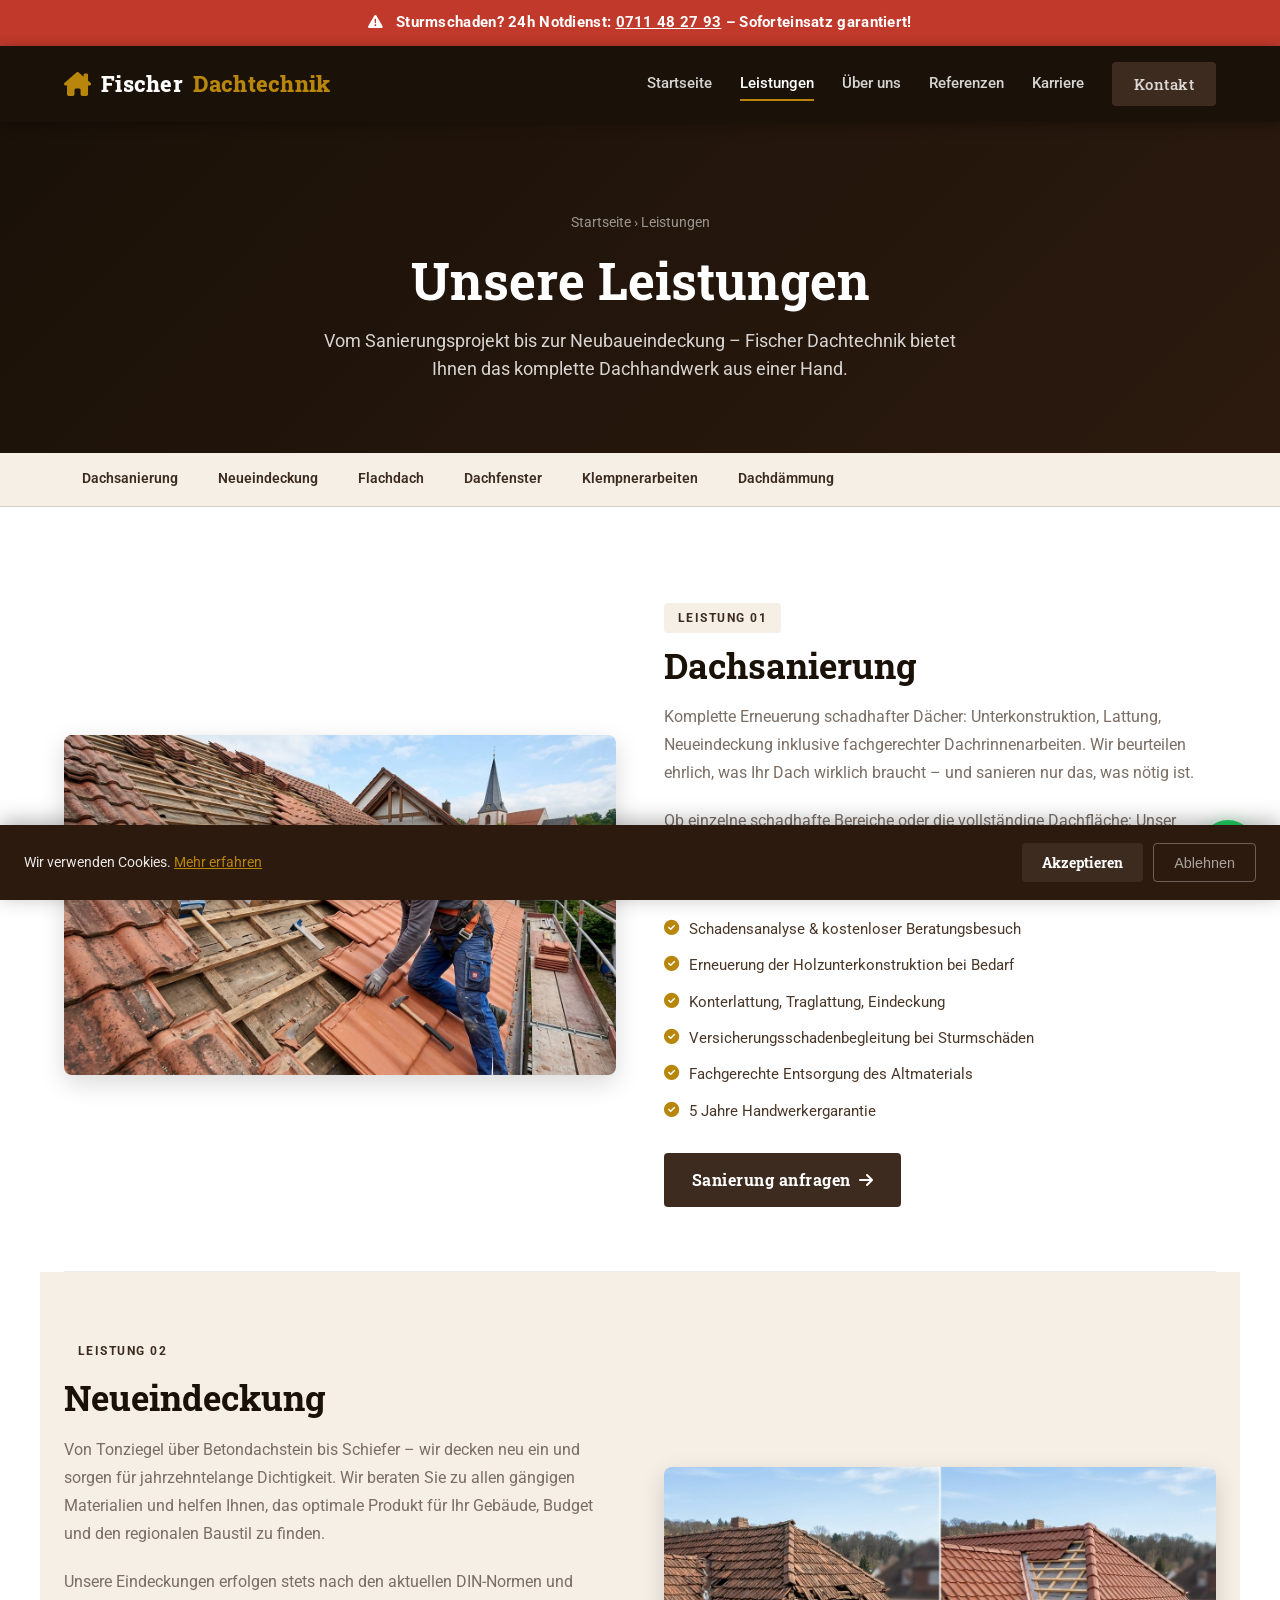
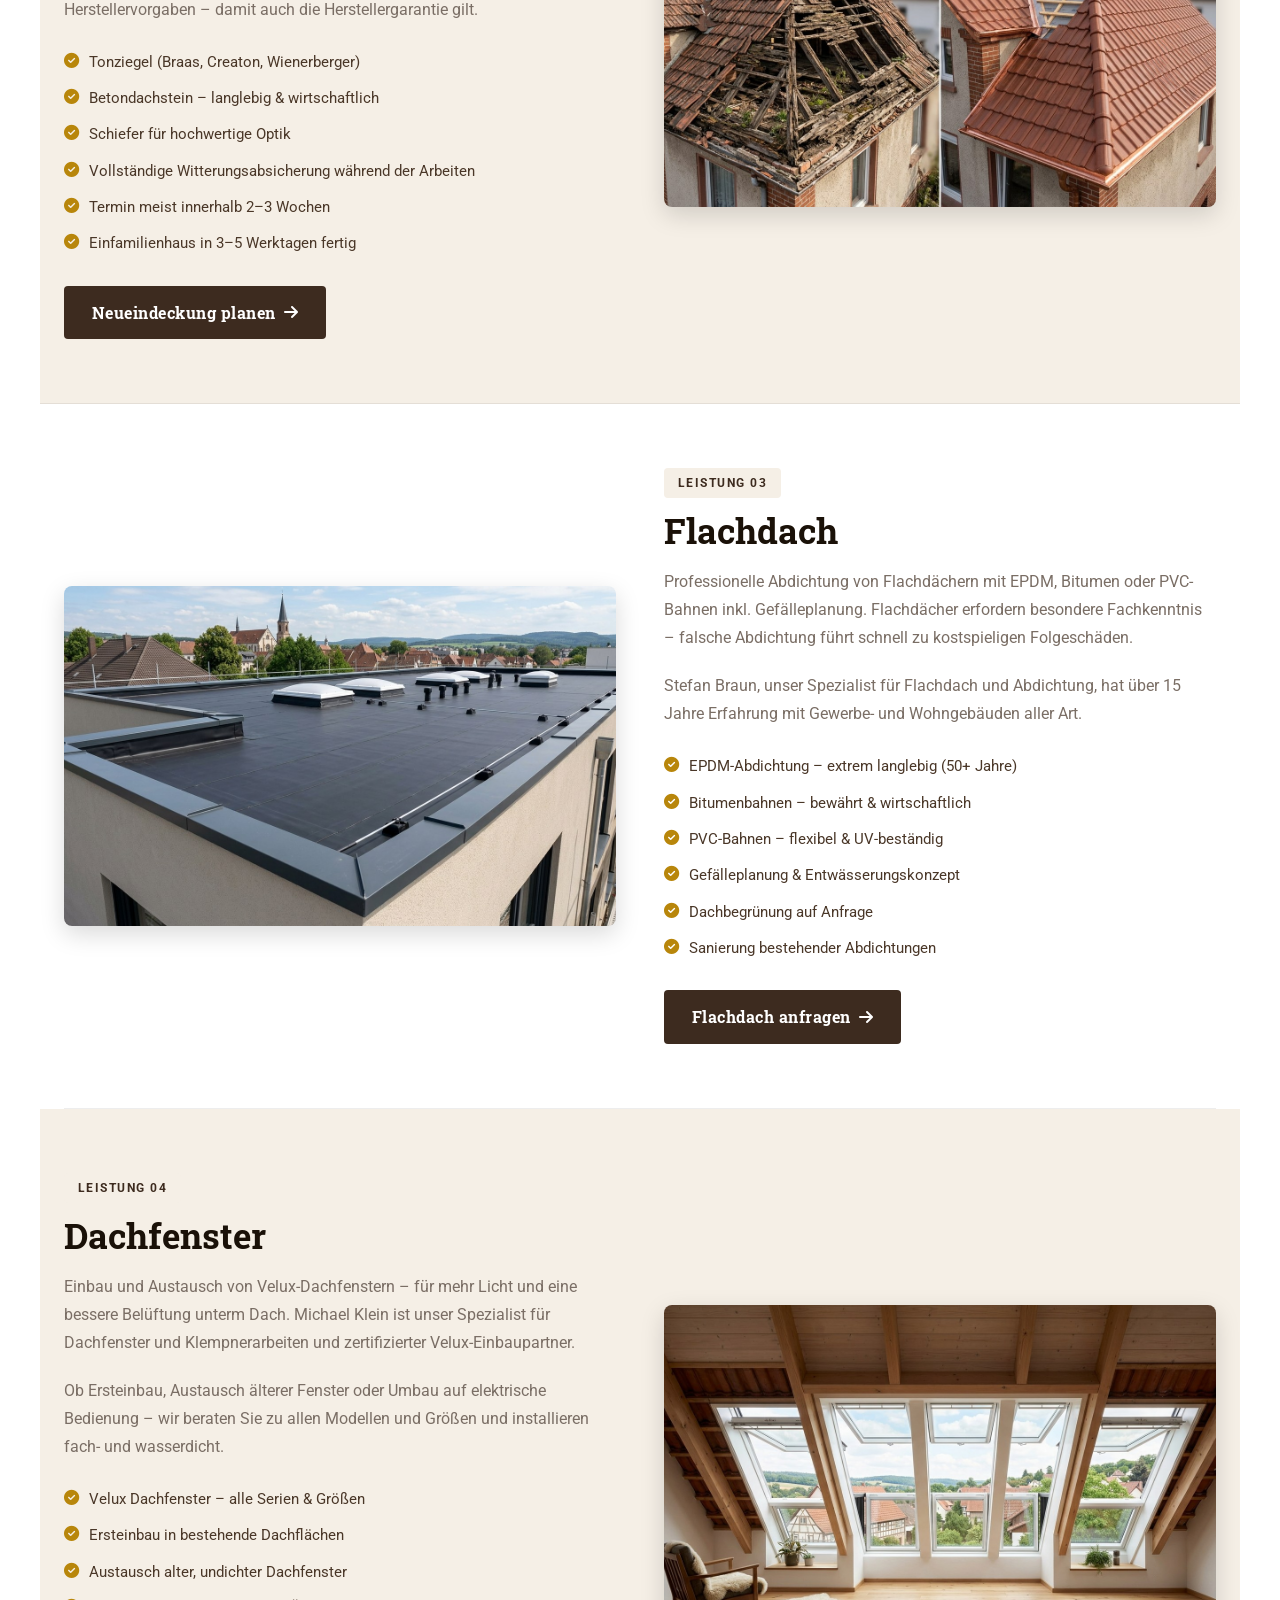
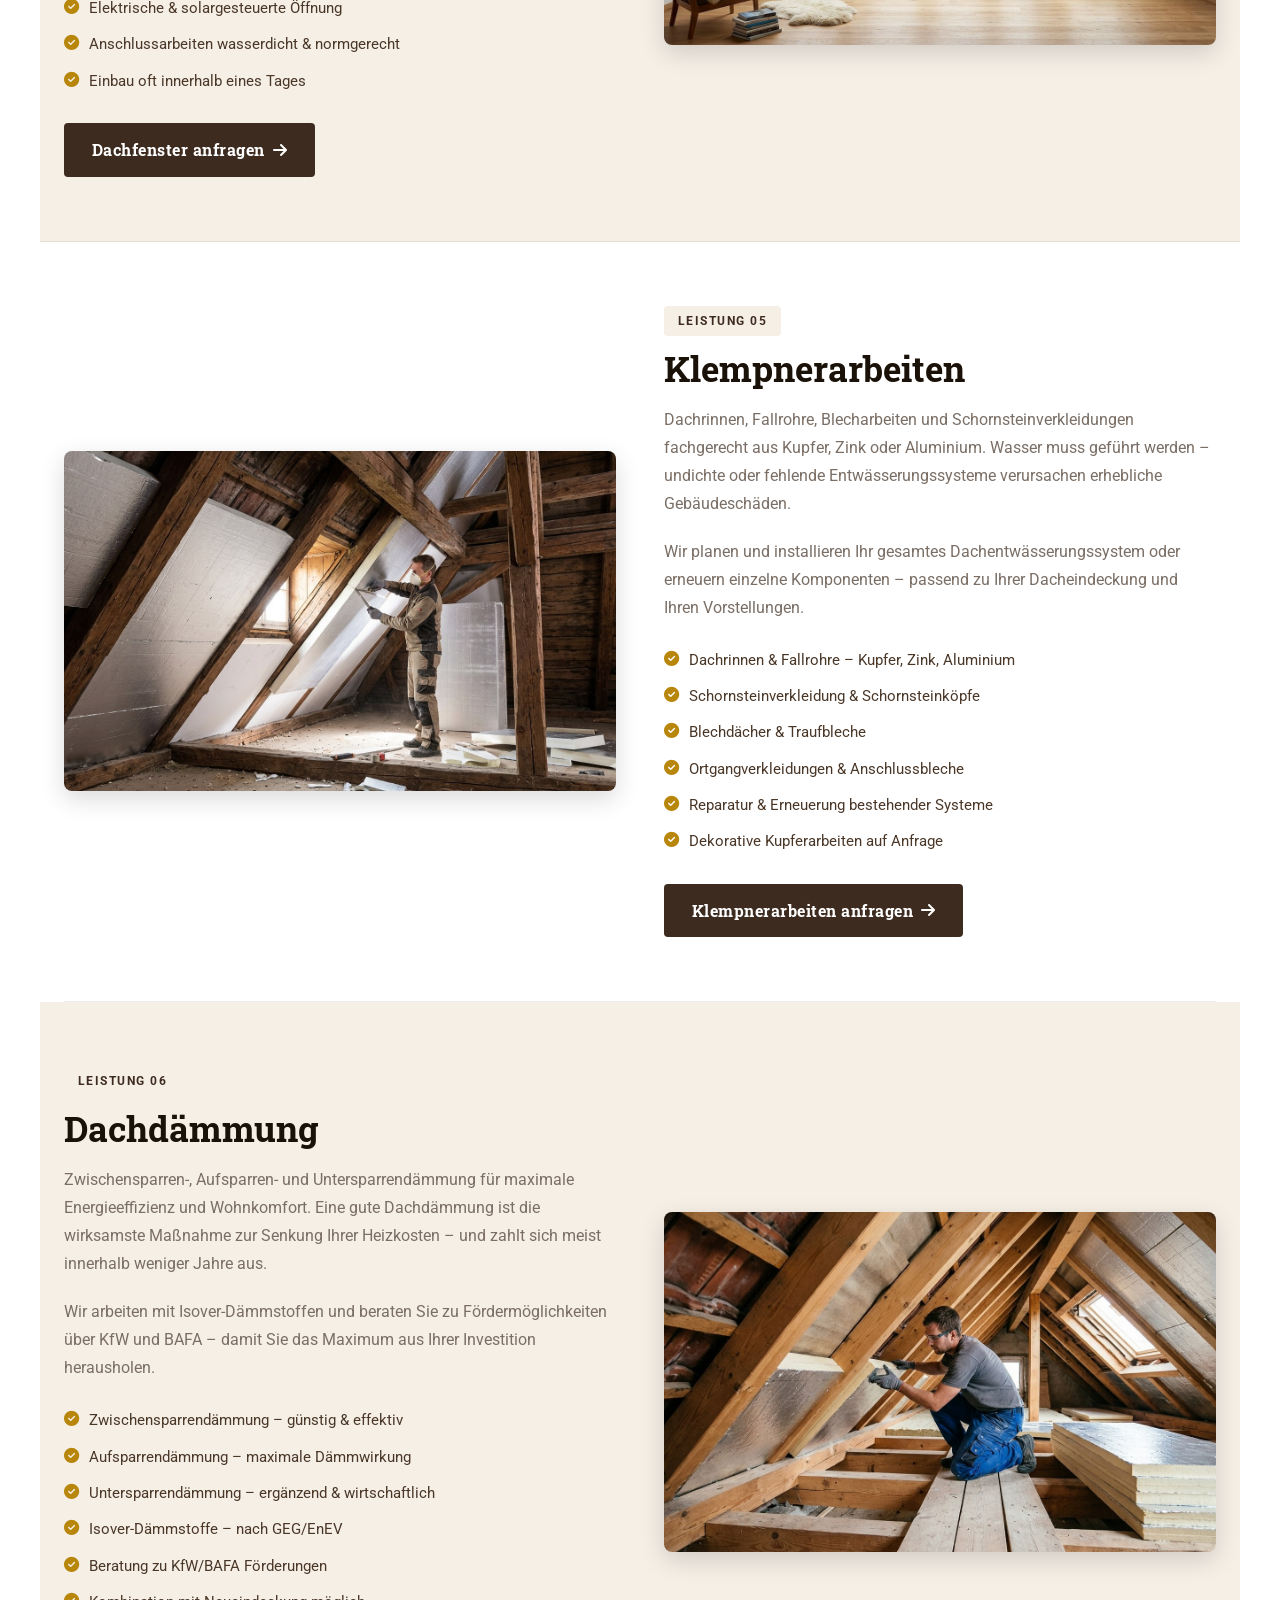
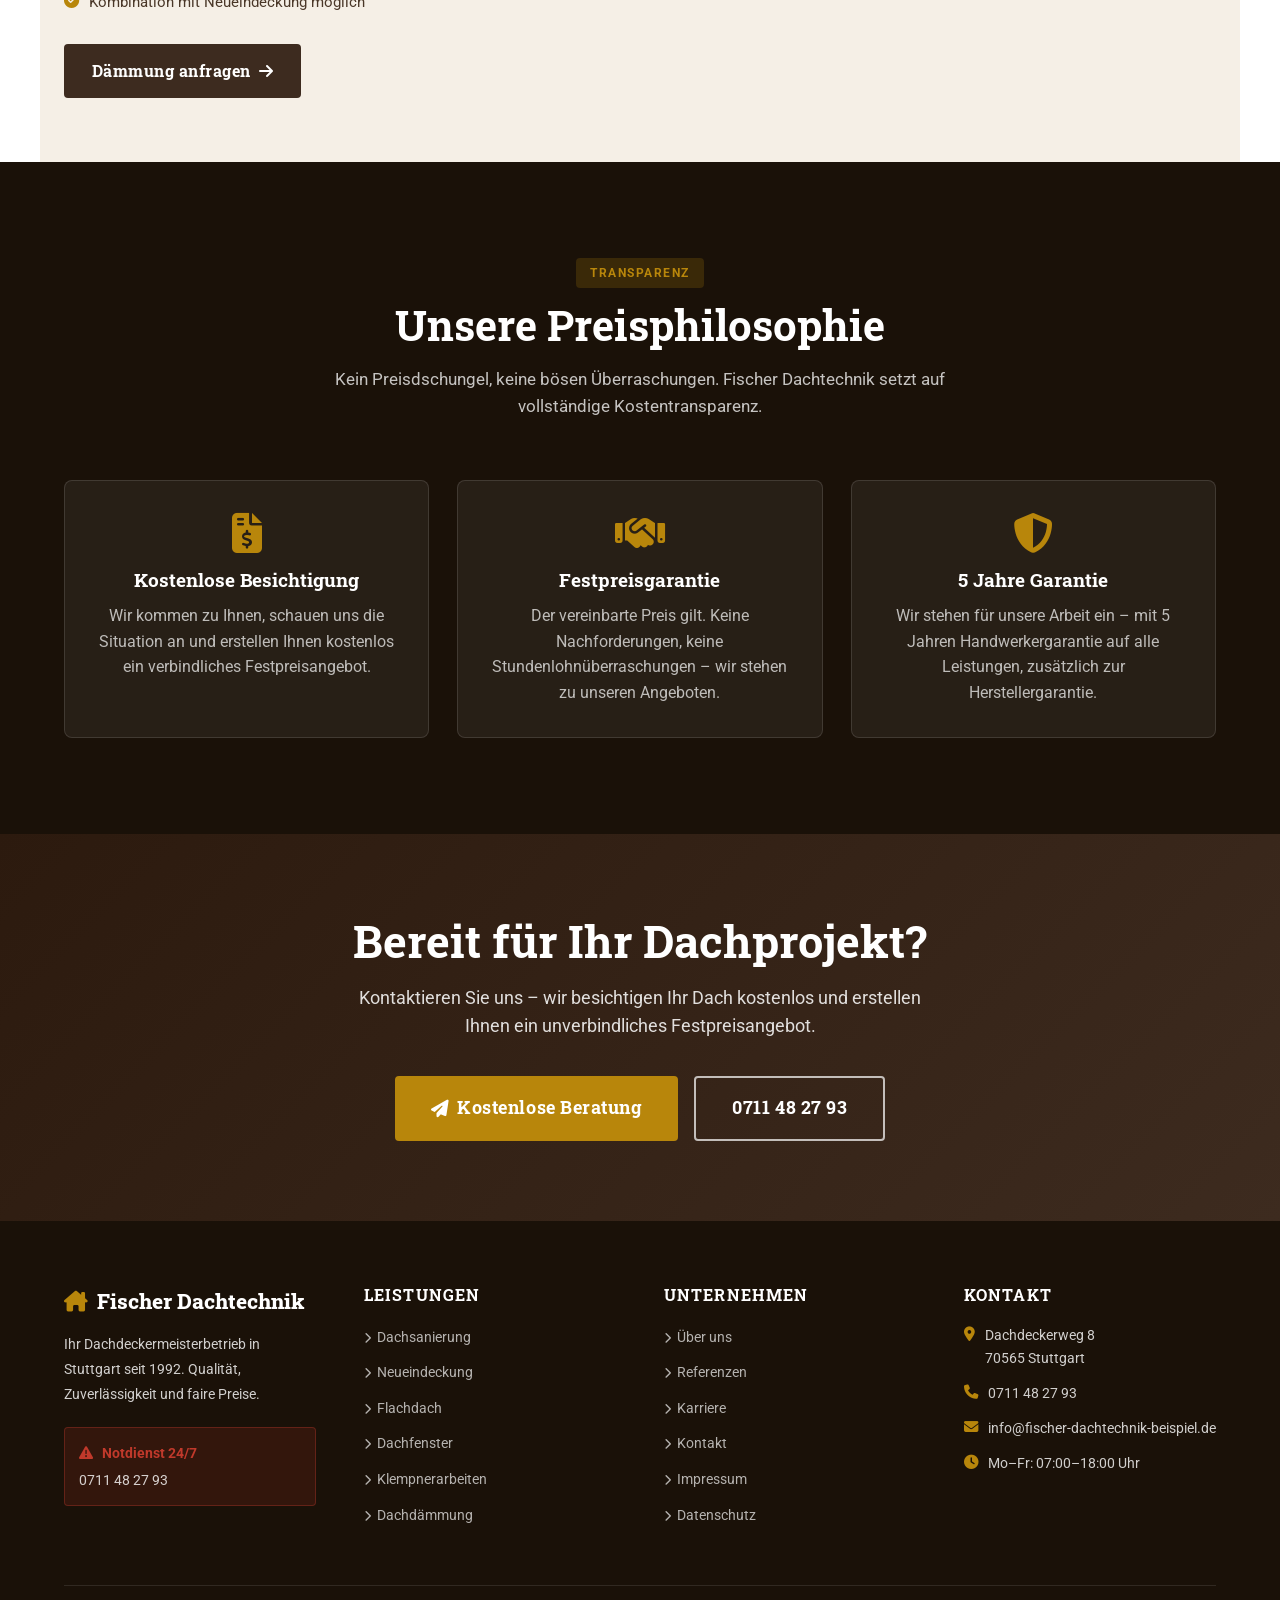
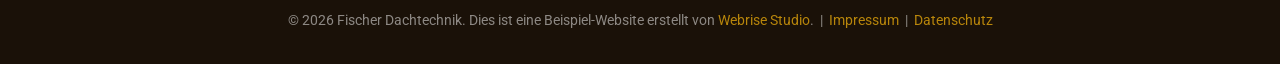
<file: leistungen.html>
<!DOCTYPE html>
<html lang="de">
<head>
  <meta charset="UTF-8">
  <meta name="viewport" content="width=device-width, initial-scale=1.0">
  <title>Leistungen – Fischer Dachtechnik Stuttgart</title>
  <meta name="description" content="Alle Dachdeckerleistungen von Fischer Dachtechnik: Dachsanierung, Neueindeckung, Flachdach, Dachfenster, Klempnerarbeiten und Dachdämmung in Stuttgart.">
  <link rel="preconnect" href="https://fonts.googleapis.com">
  <link rel="preconnect" href="https://fonts.gstatic.com" crossorigin>
  <link href="https://fonts.googleapis.com/css2?family=Roboto+Slab:wght@400;500;600;700;800&family=Roboto:wght@300;400;500;700&display=swap" rel="stylesheet">
  <link rel="stylesheet" href="https://cdnjs.cloudflare.com/ajax/libs/font-awesome/6.5.0/css/all.min.css">
  <link rel="stylesheet" href="css/style.css">
  <link rel="icon" type="image/png" href="favicon.png">
  <link rel="apple-touch-icon" href="favicon.png">
</head>
<body>

<!-- Personalized Demo Banner -->
<div id="personalized-banner">
  <i class="fa-solid fa-hard-hat" style="margin-right:8px; color:var(--color-accent);"></i>
  Guten Tag Herr/Frau <span id="banner-name" style="font-weight:800;"></span> – so könnte die Website von <strong id="banner-firma"></strong> aussehen &nbsp;·&nbsp;
  <a href="https://webrisestudio.de/kontakt.html" target="_blank">Website anfragen →</a>
</div>

<!-- Emergency Banner -->
<div class="emergency-banner">
  <i class="fa-solid fa-triangle-exclamation" style="margin-right:8px;"></i>
  Sturmschaden? 24h Notdienst: <a href="tel:0711987654">0711 987654</a> – Soforteinsatz garantiert!
</div>

<!-- Header -->
<header class="header" style="position:sticky; top:0; z-index:900;">
  <div class="container nav-container">
    <a href="index.html" class="logo">
      <i class="fa-solid fa-house-chimney"></i>
      Fischer <span style="color:var(--color-accent);">Dachtechnik</span>
    </a>
    <button class="mobile-menu-btn" aria-label="Menü öffnen">
      <i class="fa-solid fa-bars"></i>
    </button>
    <nav class="nav-links">
      <a href="index.html">Startseite</a>
      <a href="leistungen.html" class="active">Leistungen</a>
      <a href="ueber-uns.html">Über uns</a>
      <a href="referenzen.html">Referenzen</a>
      <a href="karriere.html">Karriere</a>
      <a href="kontakt.html" class="btn btn-primary">Kontakt</a>
    </nav>
  </div>
</header>

<!-- Page Header -->
<div class="page-header">
  <div class="container">
    <div class="breadcrumb"><a href="index.html">Startseite</a> › Leistungen</div>
    <h1>Unsere Leistungen</h1>
    <p>Vom Sanierungsprojekt bis zur Neubaueindeckung – Fischer Dachtechnik bietet Ihnen das komplette Dachhandwerk aus einer Hand.</p>
  </div>
</div>

<!-- Service Navigation -->
<div style="background:var(--color-light); border-bottom:1px solid #d8cfc6; position:sticky; top:72px; z-index:800;">
  <div class="container" style="display:flex; gap:4px; overflow-x:auto; padding:0 24px; scrollbar-width:none;">
    <a href="#dachsanierung" style="padding:14px 18px; color:var(--color-primary); text-decoration:none; font-weight:600; font-size:0.88rem; white-space:nowrap; border-bottom:2px solid transparent; transition:border-color 0.2s; display:block;">Dachsanierung</a>
    <a href="#neueindeckung" style="padding:14px 18px; color:var(--color-primary); text-decoration:none; font-weight:600; font-size:0.88rem; white-space:nowrap; border-bottom:2px solid transparent; transition:border-color 0.2s; display:block;">Neueindeckung</a>
    <a href="#flachdach" style="padding:14px 18px; color:var(--color-primary); text-decoration:none; font-weight:600; font-size:0.88rem; white-space:nowrap; border-bottom:2px solid transparent; transition:border-color 0.2s; display:block;">Flachdach</a>
    <a href="#dachfenster" style="padding:14px 18px; color:var(--color-primary); text-decoration:none; font-weight:600; font-size:0.88rem; white-space:nowrap; border-bottom:2px solid transparent; transition:border-color 0.2s; display:block;">Dachfenster</a>
    <a href="#klempner" style="padding:14px 18px; color:var(--color-primary); text-decoration:none; font-weight:600; font-size:0.88rem; white-space:nowrap; border-bottom:2px solid transparent; transition:border-color 0.2s; display:block;">Klempnerarbeiten</a>
    <a href="#daemung" style="padding:14px 18px; color:var(--color-primary); text-decoration:none; font-weight:600; font-size:0.88rem; white-space:nowrap; border-bottom:2px solid transparent; transition:border-color 0.2s; display:block;">Dachdämmung</a>
  </div>
</div>

<!-- Services Content -->
<div style="background:#fff; padding:32px 0 0;">
  <div class="container">

    <!-- 1. Dachsanierung -->
    <div id="dachsanierung" class="service-row animate-on-scroll">
      <div class="service-image">
        <img src="Bilder/dachsanierung.jpg" alt="Dachsanierung Stuttgart">
      </div>
      <div class="service-content">
        <span class="section-eyebrow">Leistung 01</span>
        <h2>Dachsanierung</h2>
        <p>Komplette Erneuerung schadhafter Dächer: Unterkonstruktion, Lattung, Neueindeckung inklusive fachgerechter Dachrinnenarbeiten. Wir beurteilen ehrlich, was Ihr Dach wirklich braucht – und sanieren nur das, was nötig ist.</p>
        <p>Ob einzelne schadhafte Bereiche oder die vollständige Dachfläche: Unser erfahrenes Team arbeitet effizient und schützt Ihr Gebäude während der gesamten Bauphase zuverlässig vor Witterung.</p>
        <ul class="service-features">
          <li><i class="fa-solid fa-check-circle"></i> Schadensanalyse & kostenloser Beratungsbesuch</li>
          <li><i class="fa-solid fa-check-circle"></i> Erneuerung der Holzunterkonstruktion bei Bedarf</li>
          <li><i class="fa-solid fa-check-circle"></i> Konterlattung, Traglattung, Eindeckung</li>
          <li><i class="fa-solid fa-check-circle"></i> Versicherungsschadenbegleitung bei Sturmschäden</li>
          <li><i class="fa-solid fa-check-circle"></i> Fachgerechte Entsorgung des Altmaterials</li>
          <li><i class="fa-solid fa-check-circle"></i> 5 Jahre Handwerkergarantie</li>
        </ul>
        <a href="kontakt.html" class="btn btn-primary">Sanierung anfragen <i class="fa-solid fa-arrow-right"></i></a>
      </div>
    </div>

    <!-- 2. Neueindeckung -->
    <div id="neueindeckung" class="service-row reverse animate-on-scroll" style="background:var(--color-light); margin:0 -24px; padding-left:24px; padding-right:24px;">
      <div class="service-image">
        <img src="Bilder/ziegeldach-vorher-nachher.jpg" alt="Dach Neueindeckung Stuttgart">
      </div>
      <div class="service-content">
        <span class="section-eyebrow">Leistung 02</span>
        <h2>Neueindeckung</h2>
        <p>Von Tonziegel über Betondachstein bis Schiefer – wir decken neu ein und sorgen für jahrzehntelange Dichtigkeit. Wir beraten Sie zu allen gängigen Materialien und helfen Ihnen, das optimale Produkt für Ihr Gebäude, Budget und den regionalen Baustil zu finden.</p>
        <p>Unsere Eindeckungen erfolgen stets nach den aktuellen DIN-Normen und Herstellervorgaben – damit auch die Herstellergarantie gilt.</p>
        <ul class="service-features">
          <li><i class="fa-solid fa-check-circle"></i> Tonziegel (Braas, Creaton, Wienerberger)</li>
          <li><i class="fa-solid fa-check-circle"></i> Betondachstein – langlebig & wirtschaftlich</li>
          <li><i class="fa-solid fa-check-circle"></i> Schiefer für hochwertige Optik</li>
          <li><i class="fa-solid fa-check-circle"></i> Vollständige Witterungsabsicherung während der Arbeiten</li>
          <li><i class="fa-solid fa-check-circle"></i> Termin meist innerhalb 2–3 Wochen</li>
          <li><i class="fa-solid fa-check-circle"></i> Einfamilienhaus in 3–5 Werktagen fertig</li>
        </ul>
        <a href="kontakt.html" class="btn btn-primary">Neueindeckung planen <i class="fa-solid fa-arrow-right"></i></a>
      </div>
    </div>

    <!-- 3. Flachdach -->
    <div id="flachdach" class="service-row animate-on-scroll">
      <div class="service-image">
        <img src="Bilder/flachdach.jpg" alt="Flachdach Abdichtung Stuttgart">
      </div>
      <div class="service-content">
        <span class="section-eyebrow">Leistung 03</span>
        <h2>Flachdach</h2>
        <p>Professionelle Abdichtung von Flachdächern mit EPDM, Bitumen oder PVC-Bahnen inkl. Gefälleplanung. Flachdächer erfordern besondere Fachkenntnis – falsche Abdichtung führt schnell zu kostspieligen Folgeschäden.</p>
        <p>Stefan Braun, unser Spezialist für Flachdach und Abdichtung, hat über 15 Jahre Erfahrung mit Gewerbe- und Wohngebäuden aller Art.</p>
        <ul class="service-features">
          <li><i class="fa-solid fa-check-circle"></i> EPDM-Abdichtung – extrem langlebig (50+ Jahre)</li>
          <li><i class="fa-solid fa-check-circle"></i> Bitumenbahnen – bewährt & wirtschaftlich</li>
          <li><i class="fa-solid fa-check-circle"></i> PVC-Bahnen – flexibel & UV-beständig</li>
          <li><i class="fa-solid fa-check-circle"></i> Gefälleplanung & Entwässerungskonzept</li>
          <li><i class="fa-solid fa-check-circle"></i> Dachbegrünung auf Anfrage</li>
          <li><i class="fa-solid fa-check-circle"></i> Sanierung bestehender Abdichtungen</li>
        </ul>
        <a href="kontakt.html" class="btn btn-primary">Flachdach anfragen <i class="fa-solid fa-arrow-right"></i></a>
      </div>
    </div>

    <!-- 4. Dachfenster -->
    <div id="dachfenster" class="service-row reverse animate-on-scroll" style="background:var(--color-light); margin:0 -24px; padding-left:24px; padding-right:24px;">
      <div class="service-image">
        <img src="Bilder/velux-dachfenster.jpg" alt="Velux Dachfenster Einbau Stuttgart">
      </div>
      <div class="service-content">
        <span class="section-eyebrow">Leistung 04</span>
        <h2>Dachfenster</h2>
        <p>Einbau und Austausch von Velux-Dachfenstern – für mehr Licht und eine bessere Belüftung unterm Dach. Michael Klein ist unser Spezialist für Dachfenster und Klempnerarbeiten und zertifizierter Velux-Einbaupartner.</p>
        <p>Ob Ersteinbau, Austausch älterer Fenster oder Umbau auf elektrische Bedienung – wir beraten Sie zu allen Modellen und Größen und installieren fach- und wasserdicht.</p>
        <ul class="service-features">
          <li><i class="fa-solid fa-check-circle"></i> Velux Dachfenster – alle Serien & Größen</li>
          <li><i class="fa-solid fa-check-circle"></i> Ersteinbau in bestehende Dachflächen</li>
          <li><i class="fa-solid fa-check-circle"></i> Austausch alter, undichter Dachfenster</li>
          <li><i class="fa-solid fa-check-circle"></i> Elektrische & solargesteuerte Öffnung</li>
          <li><i class="fa-solid fa-check-circle"></i> Anschlussarbeiten wasserdicht & normgerecht</li>
          <li><i class="fa-solid fa-check-circle"></i> Einbau oft innerhalb eines Tages</li>
        </ul>
        <a href="kontakt.html" class="btn btn-primary">Dachfenster anfragen <i class="fa-solid fa-arrow-right"></i></a>
      </div>
    </div>

    <!-- 5. Klempnerarbeiten -->
    <div id="klempner" class="service-row animate-on-scroll">
      <div class="service-image">
        <img src="Bilder/dachdaemmung-altbau.jpg" alt="Dachdecker Klempnerarbeiten Stuttgart">
      </div>
      <div class="service-content">
        <span class="section-eyebrow">Leistung 05</span>
        <h2>Klempnerarbeiten</h2>
        <p>Dachrinnen, Fallrohre, Blecharbeiten und Schornsteinverkleidungen fachgerecht aus Kupfer, Zink oder Aluminium. Wasser muss geführt werden – undichte oder fehlende Entwässerungssysteme verursachen erhebliche Gebäudeschäden.</p>
        <p>Wir planen und installieren Ihr gesamtes Dachentwässerungssystem oder erneuern einzelne Komponenten – passend zu Ihrer Dacheindeckung und Ihren Vorstellungen.</p>
        <ul class="service-features">
          <li><i class="fa-solid fa-check-circle"></i> Dachrinnen & Fallrohre – Kupfer, Zink, Aluminium</li>
          <li><i class="fa-solid fa-check-circle"></i> Schornsteinverkleidung & Schornsteinköpfe</li>
          <li><i class="fa-solid fa-check-circle"></i> Blechdächer & Traufbleche</li>
          <li><i class="fa-solid fa-check-circle"></i> Ortgangverkleidungen & Anschlussbleche</li>
          <li><i class="fa-solid fa-check-circle"></i> Reparatur & Erneuerung bestehender Systeme</li>
          <li><i class="fa-solid fa-check-circle"></i> Dekorative Kupferarbeiten auf Anfrage</li>
        </ul>
        <a href="kontakt.html" class="btn btn-primary">Klempnerarbeiten anfragen <i class="fa-solid fa-arrow-right"></i></a>
      </div>
    </div>

    <!-- 6. Dachdämmung -->
    <div id="daemung" class="service-row reverse animate-on-scroll" style="background:var(--color-light); margin:0 -24px; padding-left:24px; padding-right:24px;">
      <div class="service-image">
        <img src="Bilder/dachdaemmung.jpg" alt="Dachdämmung Stuttgart">
      </div>
      <div class="service-content">
        <span class="section-eyebrow">Leistung 06</span>
        <h2>Dachdämmung</h2>
        <p>Zwischensparren-, Aufsparren- und Untersparrendämmung für maximale Energieeffizienz und Wohnkomfort. Eine gute Dachdämmung ist die wirksamste Maßnahme zur Senkung Ihrer Heizkosten – und zahlt sich meist innerhalb weniger Jahre aus.</p>
        <p>Wir arbeiten mit Isover-Dämmstoffen und beraten Sie zu Fördermöglichkeiten über KfW und BAFA – damit Sie das Maximum aus Ihrer Investition herausholen.</p>
        <ul class="service-features">
          <li><i class="fa-solid fa-check-circle"></i> Zwischensparrendämmung – günstig & effektiv</li>
          <li><i class="fa-solid fa-check-circle"></i> Aufsparrendämmung – maximale Dämmwirkung</li>
          <li><i class="fa-solid fa-check-circle"></i> Untersparrendämmung – ergänzend & wirtschaftlich</li>
          <li><i class="fa-solid fa-check-circle"></i> Isover-Dämmstoffe – nach GEG/EnEV</li>
          <li><i class="fa-solid fa-check-circle"></i> Beratung zu KfW/BAFA Förderungen</li>
          <li><i class="fa-solid fa-check-circle"></i> Kombination mit Neueindeckung möglich</li>
        </ul>
        <a href="kontakt.html" class="btn btn-primary">Dämmung anfragen <i class="fa-solid fa-arrow-right"></i></a>
      </div>
    </div>

  </div>
</div>

<!-- Price Info Section -->
<section class="section-padding bg-dark">
  <div class="container">
    <div class="section-header animate-on-scroll">
      <span class="section-eyebrow on-dark">Transparenz</span>
      <h2 class="text-white">Unsere Preisphilosophie</h2>
      <p style="color:rgba(255,255,255,0.75);">Kein Preisdschungel, keine bösen Überraschungen. Fischer Dachtechnik setzt auf vollständige Kostentransparenz.</p>
    </div>
    <div class="grid grid-3">
      <div class="animate-on-scroll" style="background:rgba(255,255,255,0.06); border:1px solid rgba(255,255,255,0.12); border-radius:8px; padding:32px; text-align:center;">
        <i class="fa-solid fa-file-invoice-dollar" style="font-size:2.5rem; color:var(--color-accent); margin-bottom:16px; display:block;"></i>
        <h3 style="color:white; margin-bottom:12px;">Kostenlose Besichtigung</h3>
        <p style="color:rgba(255,255,255,0.7);">Wir kommen zu Ihnen, schauen uns die Situation an und erstellen Ihnen kostenlos ein verbindliches Festpreisangebot.</p>
      </div>
      <div class="animate-on-scroll" style="background:rgba(255,255,255,0.06); border:1px solid rgba(255,255,255,0.12); border-radius:8px; padding:32px; text-align:center;">
        <i class="fa-solid fa-handshake" style="font-size:2.5rem; color:var(--color-accent); margin-bottom:16px; display:block;"></i>
        <h3 style="color:white; margin-bottom:12px;">Festpreisgarantie</h3>
        <p style="color:rgba(255,255,255,0.7);">Der vereinbarte Preis gilt. Keine Nachforderungen, keine Stundenlohnüberraschungen – wir stehen zu unseren Angeboten.</p>
      </div>
      <div class="animate-on-scroll" style="background:rgba(255,255,255,0.06); border:1px solid rgba(255,255,255,0.12); border-radius:8px; padding:32px; text-align:center;">
        <i class="fa-solid fa-shield-halved" style="font-size:2.5rem; color:var(--color-accent); margin-bottom:16px; display:block;"></i>
        <h3 style="color:white; margin-bottom:12px;">5 Jahre Garantie</h3>
        <p style="color:rgba(255,255,255,0.7);">Wir stehen für unsere Arbeit ein – mit 5 Jahren Handwerkergarantie auf alle Leistungen, zusätzlich zur Herstellergarantie.</p>
      </div>
    </div>
  </div>
</section>

<!-- CTA Section -->
<section class="cta-section">
  <div class="container">
    <h2 class="animate-on-scroll">Bereit für Ihr Dachprojekt?</h2>
    <p class="animate-on-scroll">Kontaktieren Sie uns – wir besichtigen Ihr Dach kostenlos und erstellen Ihnen ein unverbindliches Festpreisangebot.</p>
    <div class="cta-buttons animate-on-scroll">
      <a href="kontakt.html" class="btn btn-accent btn-lg"><i class="fa-solid fa-paper-plane"></i> Kostenlose Beratung</a>
      <a href="tel:0711987654" class="btn btn-outline-white btn-lg"><i class="fa-solid fa-phone"></i> 0711 987654</a>
    </div>
  </div>
</section>

<!-- Footer -->
<footer class="footer">
  <div class="container">
    <div class="footer-grid">
      <div>
        <div class="footer-logo"><i class="fa-solid fa-house-chimney"></i> Fischer Dachtechnik</div>
        <p>Ihr Dachdeckermeisterbetrieb in Stuttgart seit 1992. Qualität, Zuverlässigkeit und faire Preise.</p>
        <div class="footer-emergency" style="margin-top:20px;">
          <strong><i class="fa-solid fa-triangle-exclamation" style="margin-right:6px;"></i> Notdienst 24/7</strong>
          <a href="tel:0711987654" style="color:rgba(255,255,255,0.8); text-decoration:none;">0711 987654</a>
        </div>
      </div>
      <div>
        <h4>Leistungen</h4>
        <ul class="footer-links">
          <li><a href="#dachsanierung"><i class="fa-solid fa-chevron-right" style="font-size:0.7rem; margin-right:6px;"></i>Dachsanierung</a></li>
          <li><a href="#neueindeckung"><i class="fa-solid fa-chevron-right" style="font-size:0.7rem; margin-right:6px;"></i>Neueindeckung</a></li>
          <li><a href="#flachdach"><i class="fa-solid fa-chevron-right" style="font-size:0.7rem; margin-right:6px;"></i>Flachdach</a></li>
          <li><a href="#dachfenster"><i class="fa-solid fa-chevron-right" style="font-size:0.7rem; margin-right:6px;"></i>Dachfenster</a></li>
          <li><a href="#klempner"><i class="fa-solid fa-chevron-right" style="font-size:0.7rem; margin-right:6px;"></i>Klempnerarbeiten</a></li>
          <li><a href="#daemung"><i class="fa-solid fa-chevron-right" style="font-size:0.7rem; margin-right:6px;"></i>Dachdämmung</a></li>
        </ul>
      </div>
      <div>
        <h4>Unternehmen</h4>
        <ul class="footer-links">
          <li><a href="ueber-uns.html"><i class="fa-solid fa-chevron-right" style="font-size:0.7rem; margin-right:6px;"></i>Über uns</a></li>
          <li><a href="referenzen.html"><i class="fa-solid fa-chevron-right" style="font-size:0.7rem; margin-right:6px;"></i>Referenzen</a></li>
          <li><a href="karriere.html"><i class="fa-solid fa-chevron-right" style="font-size:0.7rem; margin-right:6px;"></i>Karriere</a></li>
          <li><a href="kontakt.html"><i class="fa-solid fa-chevron-right" style="font-size:0.7rem; margin-right:6px;"></i>Kontakt</a></li>
          <li><a href="impressum.html"><i class="fa-solid fa-chevron-right" style="font-size:0.7rem; margin-right:6px;"></i>Impressum</a></li>
          <li><a href="datenschutz.html"><i class="fa-solid fa-chevron-right" style="font-size:0.7rem; margin-right:6px;"></i>Datenschutz</a></li>
        </ul>
      </div>
      <div>
        <h4>Kontakt</h4>
        <div class="footer-contact-item"><i class="fa-solid fa-location-dot"></i><span>Dachdeckerweg 8<br>70565 Stuttgart</span></div>
        <div class="footer-contact-item"><i class="fa-solid fa-phone"></i><a href="tel:0711987654">0711 987654</a></div>
        <div class="footer-contact-item"><i class="fa-solid fa-envelope"></i><a href="mailto:info@fischer-dachtechnik-beispiel.de">info@fischer-dachtechnik-beispiel.de</a></div>
        <div class="footer-contact-item"><i class="fa-solid fa-clock"></i><span>Mo–Fr: 07:00–18:00 Uhr</span></div>
      </div>
    </div>
    <div class="footer-bottom">
      &copy; 2026 Fischer Dachtechnik. Dies ist eine Beispiel-Website erstellt von <a href="https://webrisestudio.de" target="_blank">Webrise Studio</a>. &nbsp;|&nbsp;
      <a href="impressum.html">Impressum</a> &nbsp;|&nbsp; <a href="datenschutz.html">Datenschutz</a>
    </div>
  </div>
</footer>

<a href="https://wa.me/4971198765400" class="whatsapp-btn" target="_blank" rel="noopener" aria-label="WhatsApp">
  <i class="fa-brands fa-whatsapp"></i>
</a>

<div id="cookie-banner">
  <p>Wir verwenden Cookies. <a href="datenschutz.html">Mehr erfahren</a></p>
  <div class="cookie-buttons">
    <button id="accept-cookies">Akzeptieren</button>
    <button id="decline-cookies">Ablehnen</button>
  </div>
</div>

<script src="js/script.js"></script>
</body>
</html>
</file>
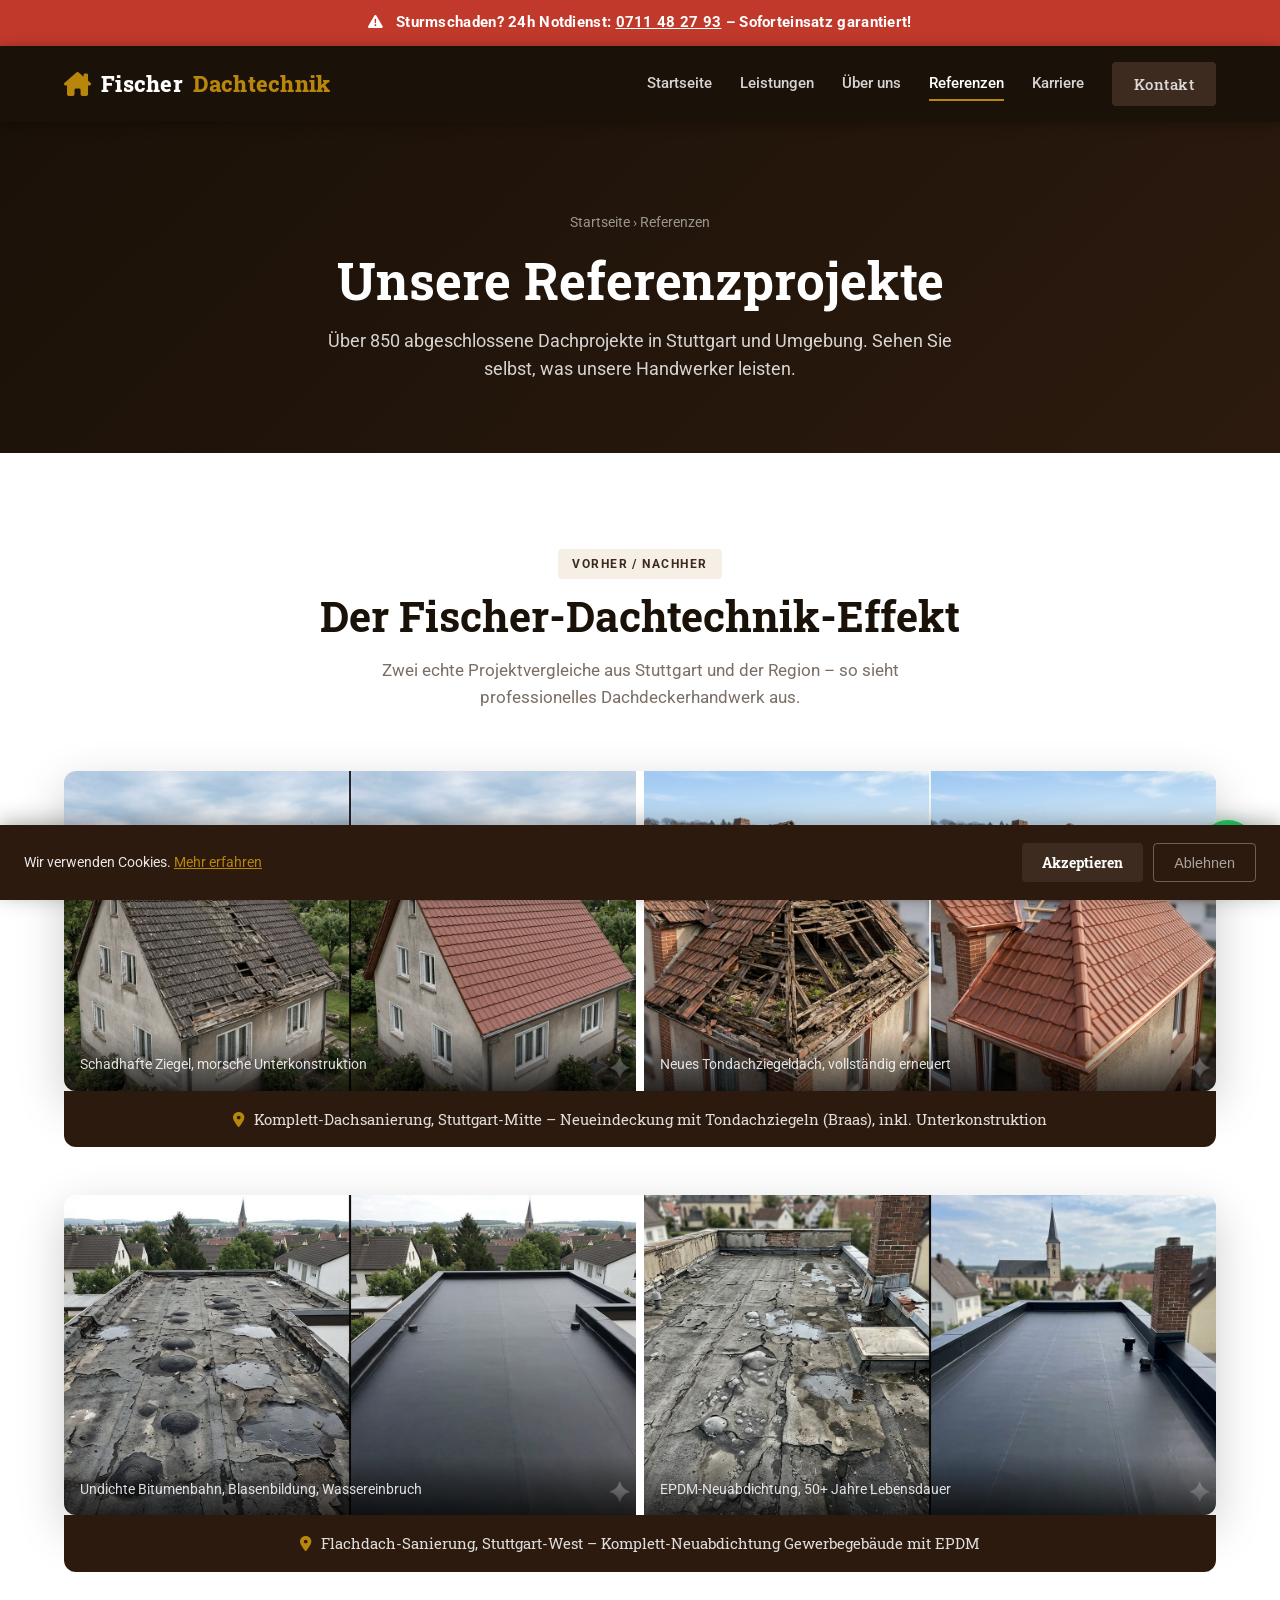
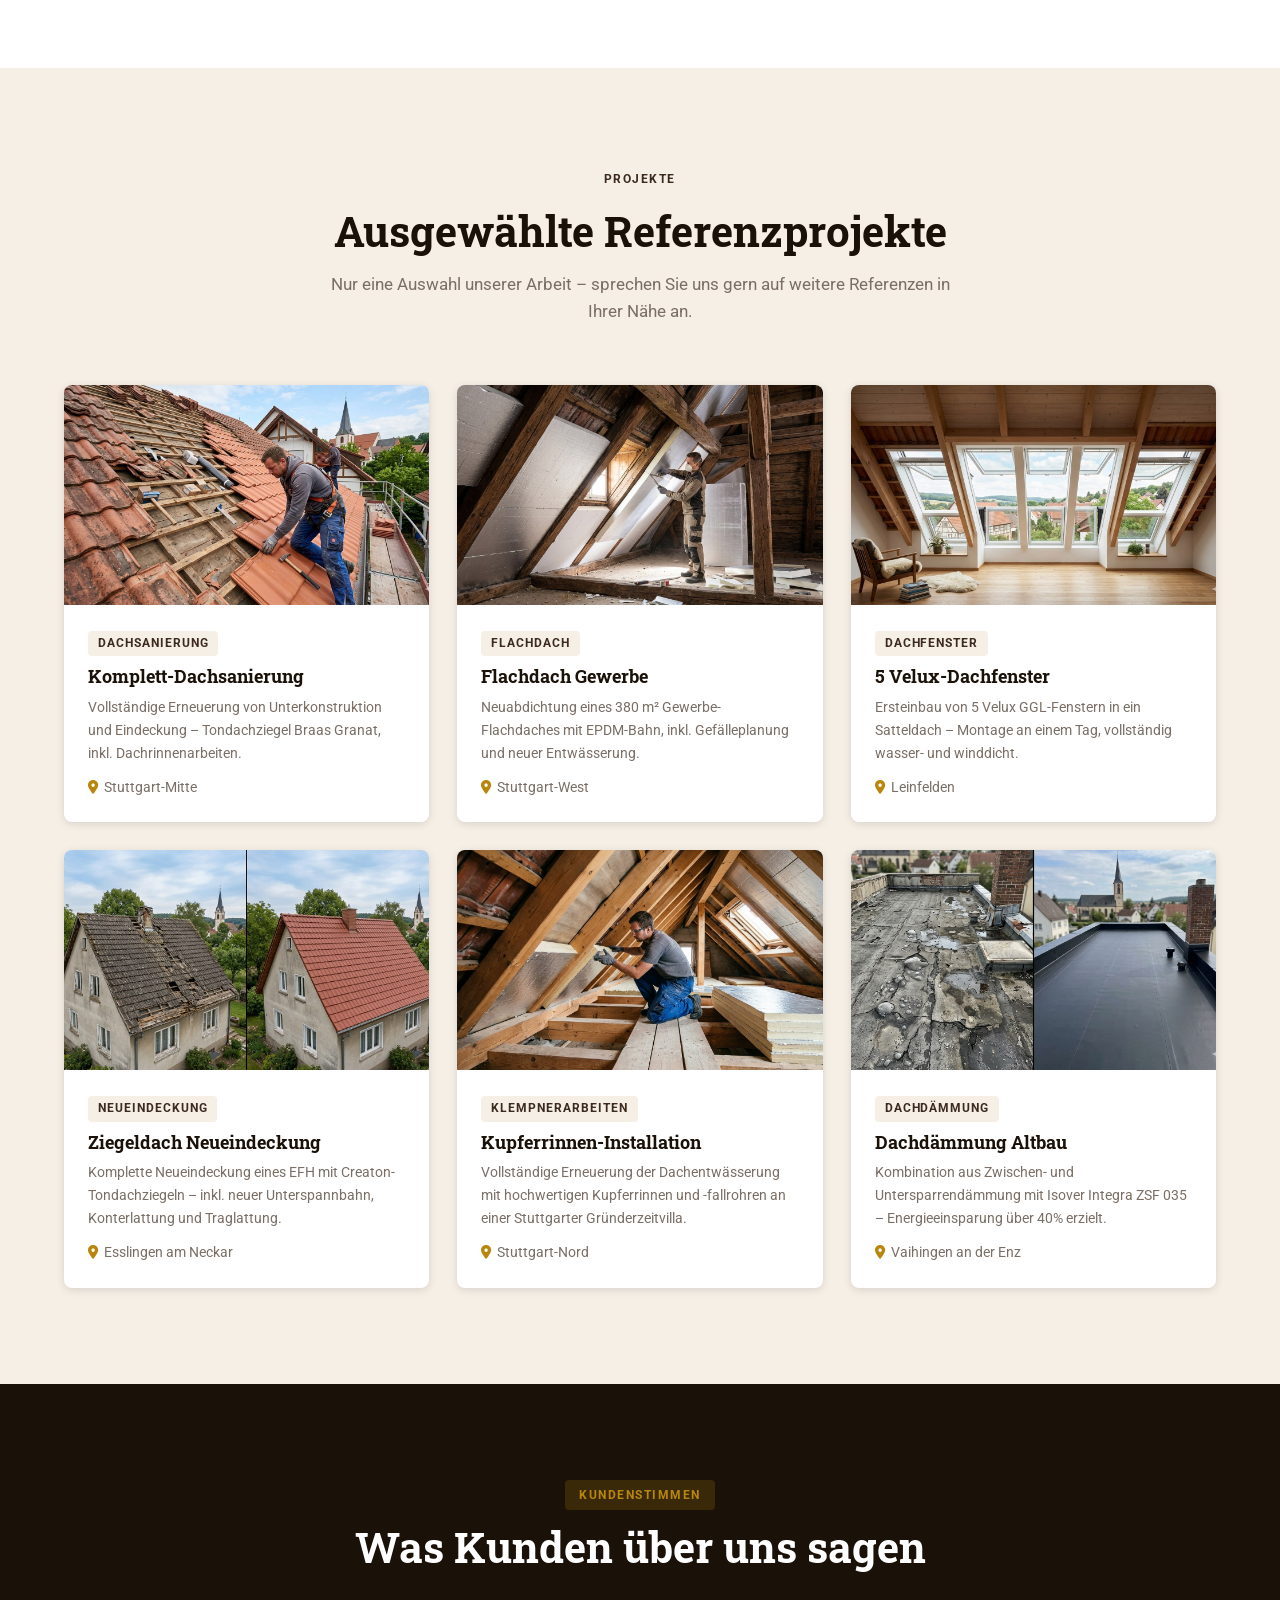
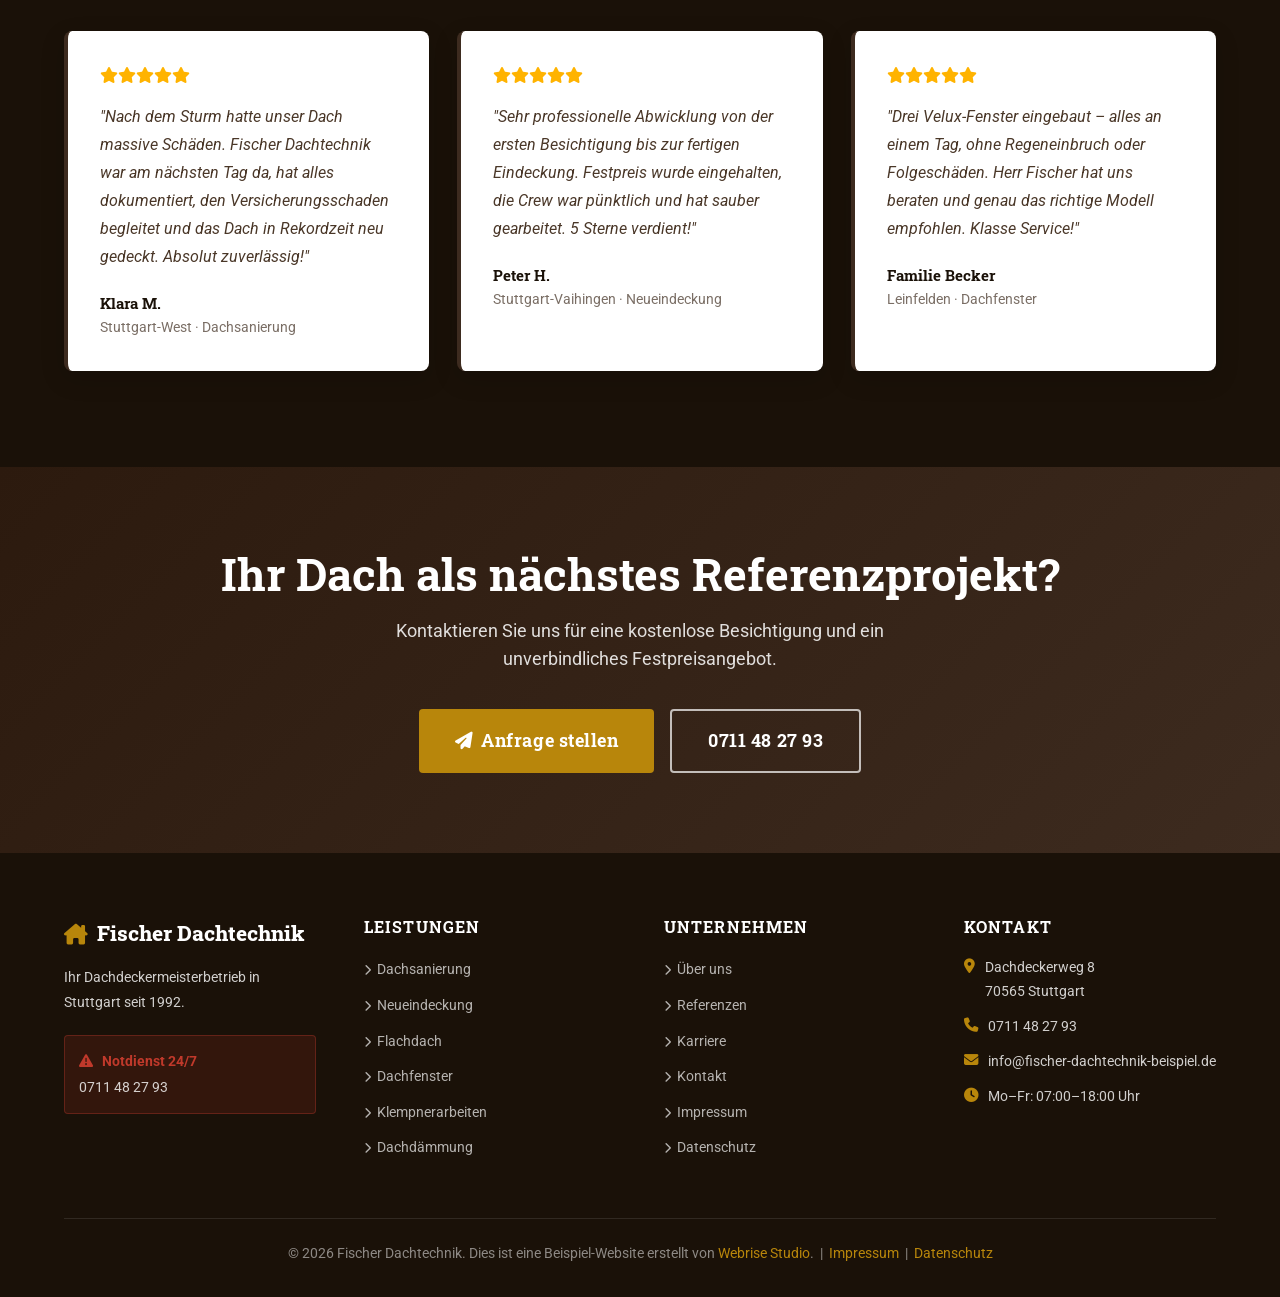
<file: referenzen.html>
<!DOCTYPE html>
<html lang="de">
<head>
  <meta charset="UTF-8">
  <meta name="viewport" content="width=device-width, initial-scale=1.0">
  <title>Referenzen – Fischer Dachtechnik Stuttgart</title>
  <meta name="description" content="Referenzprojekte von Fischer Dachtechnik: Dachsanierungen, Neueindeckungen, Flachdächer und Dachfenster rund um Stuttgart. Vorher-Nachher-Vergleiche.">
  <link rel="preconnect" href="https://fonts.googleapis.com">
  <link rel="preconnect" href="https://fonts.gstatic.com" crossorigin>
  <link href="https://fonts.googleapis.com/css2?family=Roboto+Slab:wght@400;500;600;700;800&family=Roboto:wght@300;400;500;700&display=swap" rel="stylesheet">
  <link rel="stylesheet" href="https://cdnjs.cloudflare.com/ajax/libs/font-awesome/6.5.0/css/all.min.css">
  <link rel="stylesheet" href="css/style.css">
  <link rel="icon" type="image/png" href="favicon.png">
  <link rel="apple-touch-icon" href="favicon.png">
</head>
<body>

<!-- Personalized Demo Banner -->
<div id="personalized-banner">
  <i class="fa-solid fa-hard-hat" style="margin-right:8px; color:var(--color-accent);"></i>
  Guten Tag Herr/Frau <span id="banner-name" style="font-weight:800;"></span> – so könnte die Website von <strong id="banner-firma"></strong> aussehen &nbsp;·&nbsp;
  <a href="https://webrisestudio.de/kontakt.html" target="_blank">Website anfragen →</a>
</div>

<!-- Emergency Banner -->
<div class="emergency-banner">
  <i class="fa-solid fa-triangle-exclamation" style="margin-right:8px;"></i>
  Sturmschaden? 24h Notdienst: <a href="tel:0711987654">0711 987654</a> – Soforteinsatz garantiert!
</div>

<!-- Header -->
<header class="header" style="position:sticky; top:0; z-index:900;">
  <div class="container nav-container">
    <a href="index.html" class="logo">
      <i class="fa-solid fa-house-chimney"></i>
      Fischer <span style="color:var(--color-accent);">Dachtechnik</span>
    </a>
    <button class="mobile-menu-btn" aria-label="Menü öffnen">
      <i class="fa-solid fa-bars"></i>
    </button>
    <nav class="nav-links">
      <a href="index.html">Startseite</a>
      <a href="leistungen.html">Leistungen</a>
      <a href="ueber-uns.html">Über uns</a>
      <a href="referenzen.html" class="active">Referenzen</a>
      <a href="karriere.html">Karriere</a>
      <a href="kontakt.html" class="btn btn-primary">Kontakt</a>
    </nav>
  </div>
</header>

<!-- Page Header -->
<div class="page-header">
  <div class="container">
    <div class="breadcrumb"><a href="index.html">Startseite</a> › Referenzen</div>
    <h1>Unsere Referenzprojekte</h1>
    <p>Über 850 abgeschlossene Dachprojekte in Stuttgart und Umgebung. Sehen Sie selbst, was unsere Handwerker leisten.</p>
  </div>
</div>

<!-- Before / After Section -->
<section class="section-padding" style="background:#fff;">
  <div class="container">
    <div class="section-header animate-on-scroll">
      <span class="section-eyebrow">Vorher / Nachher</span>
      <h2>Der Fischer-Dachtechnik-Effekt</h2>
      <p>Zwei echte Projektvergleiche aus Stuttgart und der Region – so sieht professionelles Dachdeckerhandwerk aus.</p>
    </div>

    <!-- Before/After 1 -->
    <div style="margin-bottom:48px;" class="animate-on-scroll">
      <div style="display:grid; grid-template-columns:1fr 1fr; gap:8px; border-radius:12px; overflow:hidden; box-shadow:var(--shadow-lg);">
        <div style="position:relative; overflow:hidden;">
          <img src="Bilder/dachsanierung-vorher-nachher.jpg"
               alt="Altes Dach vor der Sanierung"
               style="width:100%; height:320px; object-fit:cover; display:block; filter:saturate(0.7);">
          <div style="position:absolute; bottom:0; left:0; right:0; background:linear-gradient(transparent, rgba(0,0,0,0.7)); padding:20px 16px 14px;">
            <span style="color:rgba(255,255,255,0.85); font-size:0.85rem;">Schadhafte Ziegel, morsche Unterkonstruktion</span>
          </div>
        </div>
        <div style="position:relative; overflow:hidden;">
          <img src="Bilder/ziegeldach-vorher-nachher.jpg"
               alt="Dach nach der Komplettsanierung"
               style="width:100%; height:320px; object-fit:cover; display:block;">
          <div style="position:absolute; bottom:0; left:0; right:0; background:linear-gradient(transparent, rgba(0,0,0,0.7)); padding:20px 16px 14px;">
            <span style="color:rgba(255,255,255,0.85); font-size:0.85rem;">Neues Tondachziegeldach, vollständig erneuert</span>
          </div>
        </div>
      </div>
      <div style="background:var(--color-primary-dark); color:rgba(255,255,255,0.85); text-align:center; padding:16px; font-family:var(--font-heading); font-size:0.95rem; border-radius:0 0 12px 12px;">
        <i class="fa-solid fa-location-dot" style="margin-right:6px; color:var(--color-accent);"></i>
        Komplett-Dachsanierung, Stuttgart-Mitte – Neueindeckung mit Tondachziegeln (Braas), inkl. Unterkonstruktion
      </div>
    </div>

    <!-- Before/After 2 -->
    <div class="animate-on-scroll">
      <div style="display:grid; grid-template-columns:1fr 1fr; gap:8px; border-radius:12px; overflow:hidden; box-shadow:var(--shadow-lg);">
        <div style="position:relative; overflow:hidden;">
          <img src="Bilder/flachdach-vorher-nachher.jpg"
               alt="Altes Flachdach"
               style="width:100%; height:320px; object-fit:cover; display:block; filter:saturate(0.7);">
          <div style="position:absolute; bottom:0; left:0; right:0; background:linear-gradient(transparent, rgba(0,0,0,0.7)); padding:20px 16px 14px;">
            <span style="color:rgba(255,255,255,0.85); font-size:0.85rem;">Undichte Bitumenbahn, Blasenbildung, Wassereinbruch</span>
          </div>
        </div>
        <div style="position:relative; overflow:hidden;">
          <img src="Bilder/flachdach-epdm-vorher-nachher.jpg"
               alt="Neues Flachdach nach Abdichtung"
               style="width:100%; height:320px; object-fit:cover; display:block;">
          <div style="position:absolute; bottom:0; left:0; right:0; background:linear-gradient(transparent, rgba(0,0,0,0.7)); padding:20px 16px 14px;">
            <span style="color:rgba(255,255,255,0.85); font-size:0.85rem;">EPDM-Neuabdichtung, 50+ Jahre Lebensdauer</span>
          </div>
        </div>
      </div>
      <div style="background:var(--color-primary-dark); color:rgba(255,255,255,0.85); text-align:center; padding:16px; font-family:var(--font-heading); font-size:0.95rem; border-radius:0 0 12px 12px;">
        <i class="fa-solid fa-location-dot" style="margin-right:6px; color:var(--color-accent);"></i>
        Flachdach-Sanierung, Stuttgart-West – Komplett-Neuabdichtung Gewerbegebäude mit EPDM
      </div>
    </div>
  </div>
</section>

<!-- Project Gallery -->
<section class="section-padding bg-light">
  <div class="container">
    <div class="section-header animate-on-scroll">
      <span class="section-eyebrow">Projekte</span>
      <h2>Ausgewählte Referenzprojekte</h2>
      <p>Nur eine Auswahl unserer Arbeit – sprechen Sie uns gern auf weitere Referenzen in Ihrer Nähe an.</p>
    </div>
    <div class="grid grid-3">

      <!-- Project 1 -->
      <div class="project-card animate-on-scroll">
        <img src="Bilder/dachsanierung.jpg"
             alt="Komplett-Dachsanierung Stuttgart-Mitte" loading="lazy">
        <div class="project-card-body">
          <span class="project-card-tag">Dachsanierung</span>
          <h3>Komplett-Dachsanierung</h3>
          <p>Vollständige Erneuerung von Unterkonstruktion und Eindeckung – Tondachziegel Braas Granat, inkl. Dachrinnenarbeiten.</p>
          <div style="margin-top:12px; display:flex; align-items:center; gap:6px; color:var(--color-gray); font-size:0.85rem;">
            <i class="fa-solid fa-location-dot" style="color:var(--color-accent);"></i> Stuttgart-Mitte
          </div>
        </div>
      </div>

      <!-- Project 2 -->
      <div class="project-card animate-on-scroll">
        <img src="Bilder/dachdaemmung-altbau.jpg"
             alt="Flachdach Gewerbe Stuttgart-West" loading="lazy">
        <div class="project-card-body">
          <span class="project-card-tag">Flachdach</span>
          <h3>Flachdach Gewerbe</h3>
          <p>Neuabdichtung eines 380 m² Gewerbe-Flachdaches mit EPDM-Bahn, inkl. Gefälleplanung und neuer Entwässerung.</p>
          <div style="margin-top:12px; display:flex; align-items:center; gap:6px; color:var(--color-gray); font-size:0.85rem;">
            <i class="fa-solid fa-location-dot" style="color:var(--color-accent);"></i> Stuttgart-West
          </div>
        </div>
      </div>

      <!-- Project 3 -->
      <div class="project-card animate-on-scroll">
        <img src="Bilder/velux-dachfenster.jpg"
             alt="5 Dachfenster Leinfelden" loading="lazy">
        <div class="project-card-body">
          <span class="project-card-tag">Dachfenster</span>
          <h3>5 Velux-Dachfenster</h3>
          <p>Ersteinbau von 5 Velux GGL-Fenstern in ein Satteldach – Montage an einem Tag, vollständig wasser- und winddicht.</p>
          <div style="margin-top:12px; display:flex; align-items:center; gap:6px; color:var(--color-gray); font-size:0.85rem;">
            <i class="fa-solid fa-location-dot" style="color:var(--color-accent);"></i> Leinfelden
          </div>
        </div>
      </div>

      <!-- Project 4 -->
      <div class="project-card animate-on-scroll">
        <img src="Bilder/dachsanierung-vorher-nachher.jpg"
             alt="Ziegeldach Neueindeckung Esslingen"
             loading="lazy">
        <div class="project-card-body">
          <span class="project-card-tag">Neueindeckung</span>
          <h3>Ziegeldach Neueindeckung</h3>
          <p>Komplette Neueindeckung eines EFH mit Creaton-Tondachziegeln – inkl. neuer Unterspannbahn, Konterlattung und Traglattung.</p>
          <div style="margin-top:12px; display:flex; align-items:center; gap:6px; color:var(--color-gray); font-size:0.85rem;">
            <i class="fa-solid fa-location-dot" style="color:var(--color-accent);"></i> Esslingen am Neckar
          </div>
        </div>
      </div>

      <!-- Project 5 -->
      <div class="project-card animate-on-scroll">
        <img src="Bilder/dachdaemmung.jpg"
             alt="Kupferrinnen Stuttgart-Nord" loading="lazy">
        <div class="project-card-body">
          <span class="project-card-tag">Klempnerarbeiten</span>
          <h3>Kupferrinnen-Installation</h3>
          <p>Vollständige Erneuerung der Dachentwässerung mit hochwertigen Kupferrinnen und -fallrohren an einer Stuttgarter Gründerzeitvilla.</p>
          <div style="margin-top:12px; display:flex; align-items:center; gap:6px; color:var(--color-gray); font-size:0.85rem;">
            <i class="fa-solid fa-location-dot" style="color:var(--color-accent);"></i> Stuttgart-Nord
          </div>
        </div>
      </div>

      <!-- Project 6 -->
      <div class="project-card animate-on-scroll">
        <img src="Bilder/flachdach-epdm-vorher-nachher.jpg"
             alt="Dachdämmung Altbau Vaihingen" loading="lazy">
        <div class="project-card-body">
          <span class="project-card-tag">Dachdämmung</span>
          <h3>Dachdämmung Altbau</h3>
          <p>Kombination aus Zwischen- und Untersparrendämmung mit Isover Integra ZSF 035 – Energieeinsparung über 40% erzielt.</p>
          <div style="margin-top:12px; display:flex; align-items:center; gap:6px; color:var(--color-gray); font-size:0.85rem;">
            <i class="fa-solid fa-location-dot" style="color:var(--color-accent);"></i> Vaihingen an der Enz
          </div>
        </div>
      </div>

    </div>
  </div>
</section>

<!-- Testimonials in Referenzen -->
<section class="section-padding bg-dark">
  <div class="container">
    <div class="section-header animate-on-scroll">
      <span class="section-eyebrow on-dark">Kundenstimmen</span>
      <h2 class="text-white">Was Kunden über uns sagen</h2>
    </div>
    <div class="grid grid-3">
      <div class="testimonial-card animate-on-scroll">
        <div class="testimonial-stars"><i class="fa-solid fa-star"></i><i class="fa-solid fa-star"></i><i class="fa-solid fa-star"></i><i class="fa-solid fa-star"></i><i class="fa-solid fa-star"></i></div>
        <p class="testimonial-text">"Nach dem Sturm hatte unser Dach massive Schäden. Fischer Dachtechnik war am nächsten Tag da, hat alles dokumentiert, den Versicherungsschaden begleitet und das Dach in Rekordzeit neu gedeckt. Absolut zuverlässig!"</p>
        <div class="testimonial-author">Klara M.</div>
        <div class="testimonial-role">Stuttgart-West · Dachsanierung</div>
      </div>
      <div class="testimonial-card animate-on-scroll">
        <div class="testimonial-stars"><i class="fa-solid fa-star"></i><i class="fa-solid fa-star"></i><i class="fa-solid fa-star"></i><i class="fa-solid fa-star"></i><i class="fa-solid fa-star"></i></div>
        <p class="testimonial-text">"Sehr professionelle Abwicklung von der ersten Besichtigung bis zur fertigen Eindeckung. Festpreis wurde eingehalten, die Crew war pünktlich und hat sauber gearbeitet. 5 Sterne verdient!"</p>
        <div class="testimonial-author">Peter H.</div>
        <div class="testimonial-role">Stuttgart-Vaihingen · Neueindeckung</div>
      </div>
      <div class="testimonial-card animate-on-scroll">
        <div class="testimonial-stars"><i class="fa-solid fa-star"></i><i class="fa-solid fa-star"></i><i class="fa-solid fa-star"></i><i class="fa-solid fa-star"></i><i class="fa-solid fa-star"></i></div>
        <p class="testimonial-text">"Drei Velux-Fenster eingebaut – alles an einem Tag, ohne Regeneinbruch oder Folgeschäden. Herr Fischer hat uns beraten und genau das richtige Modell empfohlen. Klasse Service!"</p>
        <div class="testimonial-author">Familie Becker</div>
        <div class="testimonial-role">Leinfelden · Dachfenster</div>
      </div>
    </div>
  </div>
</section>

<!-- CTA -->
<section class="cta-section">
  <div class="container">
    <h2 class="animate-on-scroll">Ihr Dach als nächstes Referenzprojekt?</h2>
    <p class="animate-on-scroll">Kontaktieren Sie uns für eine kostenlose Besichtigung und ein unverbindliches Festpreisangebot.</p>
    <div class="cta-buttons animate-on-scroll">
      <a href="kontakt.html" class="btn btn-accent btn-lg"><i class="fa-solid fa-paper-plane"></i> Anfrage stellen</a>
      <a href="tel:0711987654" class="btn btn-outline-white btn-lg"><i class="fa-solid fa-phone"></i> 0711 987654</a>
    </div>
  </div>
</section>

<!-- Footer -->
<footer class="footer">
  <div class="container">
    <div class="footer-grid">
      <div>
        <div class="footer-logo"><i class="fa-solid fa-house-chimney"></i> Fischer Dachtechnik</div>
        <p>Ihr Dachdeckermeisterbetrieb in Stuttgart seit 1992.</p>
        <div class="footer-emergency" style="margin-top:20px;">
          <strong><i class="fa-solid fa-triangle-exclamation" style="margin-right:6px;"></i> Notdienst 24/7</strong>
          <a href="tel:0711987654" style="color:rgba(255,255,255,0.8); text-decoration:none;">0711 987654</a>
        </div>
      </div>
      <div>
        <h4>Leistungen</h4>
        <ul class="footer-links">
          <li><a href="leistungen.html#dachsanierung"><i class="fa-solid fa-chevron-right" style="font-size:0.7rem; margin-right:6px;"></i>Dachsanierung</a></li>
          <li><a href="leistungen.html#neueindeckung"><i class="fa-solid fa-chevron-right" style="font-size:0.7rem; margin-right:6px;"></i>Neueindeckung</a></li>
          <li><a href="leistungen.html#flachdach"><i class="fa-solid fa-chevron-right" style="font-size:0.7rem; margin-right:6px;"></i>Flachdach</a></li>
          <li><a href="leistungen.html#dachfenster"><i class="fa-solid fa-chevron-right" style="font-size:0.7rem; margin-right:6px;"></i>Dachfenster</a></li>
          <li><a href="leistungen.html#klempner"><i class="fa-solid fa-chevron-right" style="font-size:0.7rem; margin-right:6px;"></i>Klempnerarbeiten</a></li>
          <li><a href="leistungen.html#daemung"><i class="fa-solid fa-chevron-right" style="font-size:0.7rem; margin-right:6px;"></i>Dachdämmung</a></li>
        </ul>
      </div>
      <div>
        <h4>Unternehmen</h4>
        <ul class="footer-links">
          <li><a href="ueber-uns.html"><i class="fa-solid fa-chevron-right" style="font-size:0.7rem; margin-right:6px;"></i>Über uns</a></li>
          <li><a href="referenzen.html"><i class="fa-solid fa-chevron-right" style="font-size:0.7rem; margin-right:6px;"></i>Referenzen</a></li>
          <li><a href="karriere.html"><i class="fa-solid fa-chevron-right" style="font-size:0.7rem; margin-right:6px;"></i>Karriere</a></li>
          <li><a href="kontakt.html"><i class="fa-solid fa-chevron-right" style="font-size:0.7rem; margin-right:6px;"></i>Kontakt</a></li>
          <li><a href="impressum.html"><i class="fa-solid fa-chevron-right" style="font-size:0.7rem; margin-right:6px;"></i>Impressum</a></li>
          <li><a href="datenschutz.html"><i class="fa-solid fa-chevron-right" style="font-size:0.7rem; margin-right:6px;"></i>Datenschutz</a></li>
        </ul>
      </div>
      <div>
        <h4>Kontakt</h4>
        <div class="footer-contact-item"><i class="fa-solid fa-location-dot"></i><span>Dachdeckerweg 8<br>70565 Stuttgart</span></div>
        <div class="footer-contact-item"><i class="fa-solid fa-phone"></i><a href="tel:0711987654">0711 987654</a></div>
        <div class="footer-contact-item"><i class="fa-solid fa-envelope"></i><a href="mailto:info@fischer-dachtechnik-beispiel.de">info@fischer-dachtechnik-beispiel.de</a></div>
        <div class="footer-contact-item"><i class="fa-solid fa-clock"></i><span>Mo–Fr: 07:00–18:00 Uhr</span></div>
      </div>
    </div>
    <div class="footer-bottom">
      &copy; 2026 Fischer Dachtechnik. Dies ist eine Beispiel-Website erstellt von <a href="https://webrisestudio.de" target="_blank">Webrise Studio</a>. &nbsp;|&nbsp;
      <a href="impressum.html">Impressum</a> &nbsp;|&nbsp; <a href="datenschutz.html">Datenschutz</a>
    </div>
  </div>
</footer>

<a href="https://wa.me/4971198765400" class="whatsapp-btn" target="_blank" rel="noopener" aria-label="WhatsApp">
  <i class="fa-brands fa-whatsapp"></i>
</a>

<div id="cookie-banner">
  <p>Wir verwenden Cookies. <a href="datenschutz.html">Mehr erfahren</a></p>
  <div class="cookie-buttons">
    <button id="accept-cookies">Akzeptieren</button>
    <button id="decline-cookies">Ablehnen</button>
  </div>
</div>

<script src="js/script.js"></script>
</body>
</html>
</file>
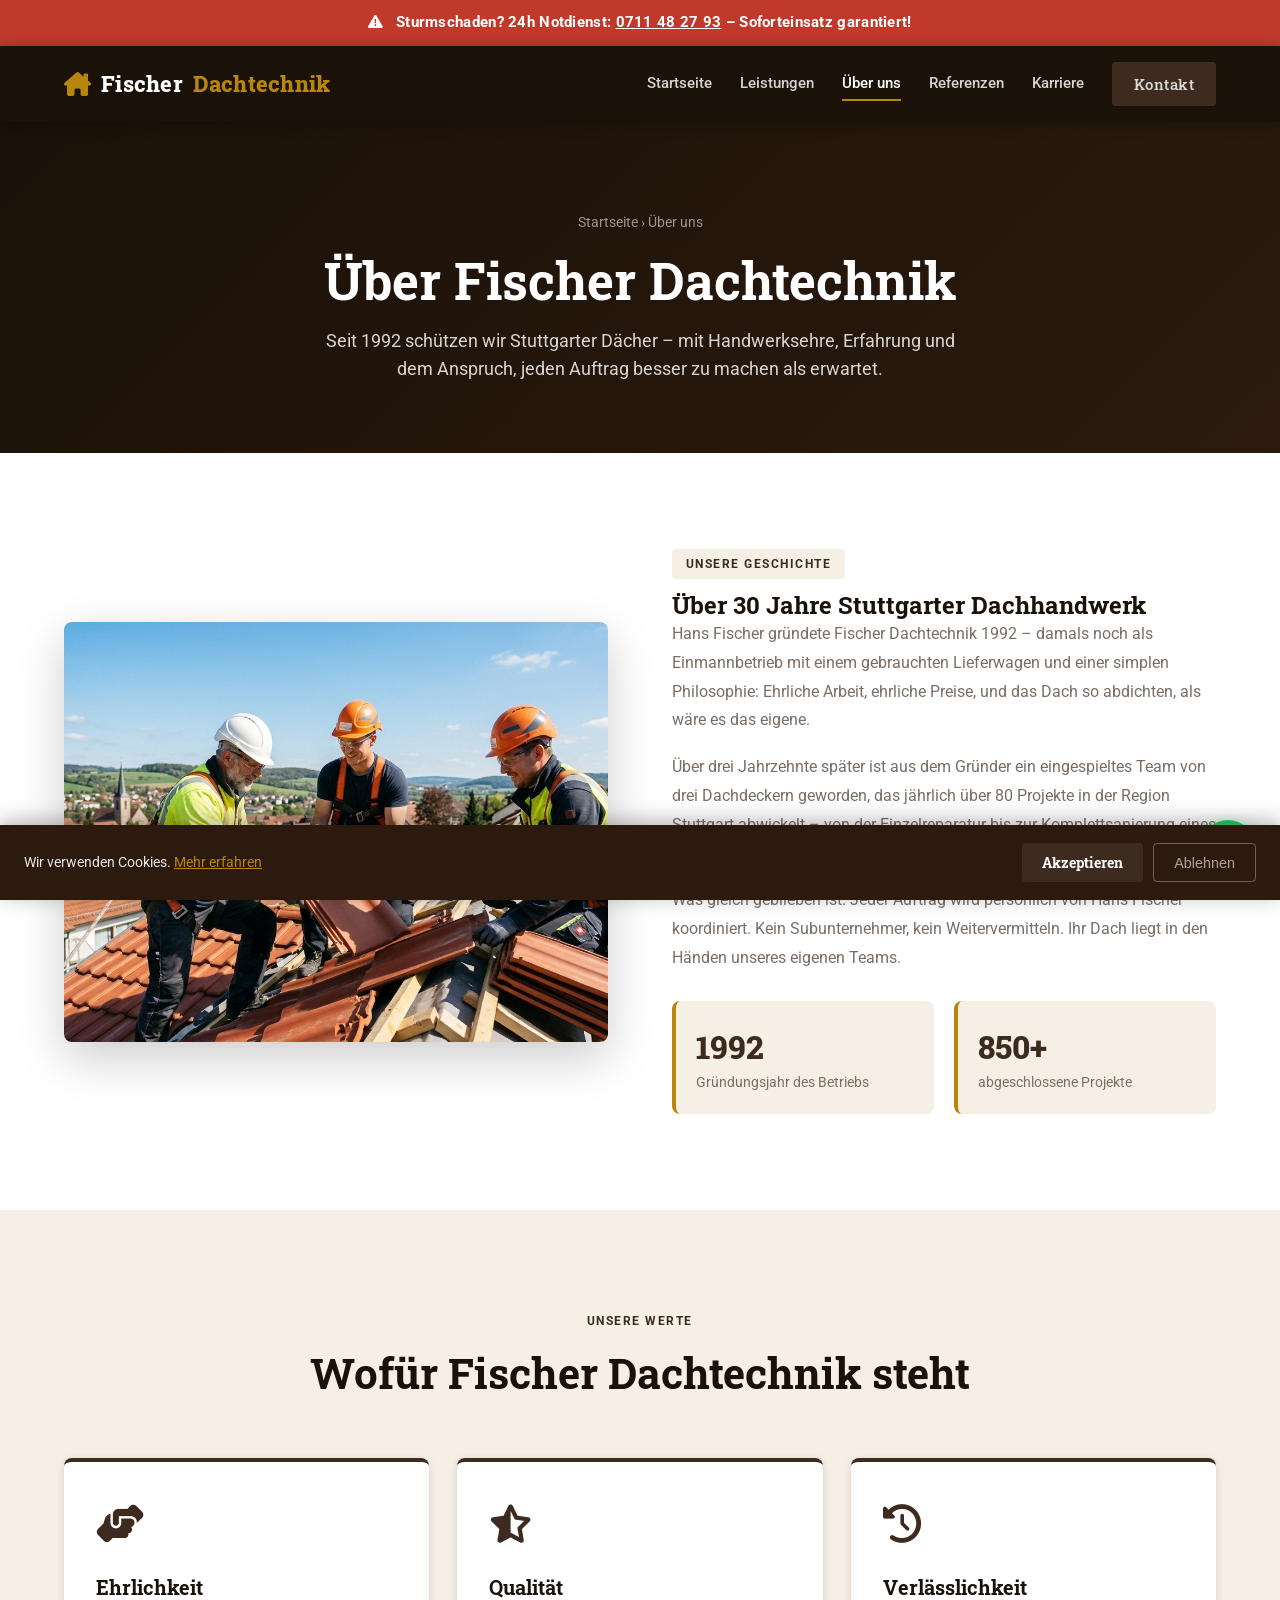
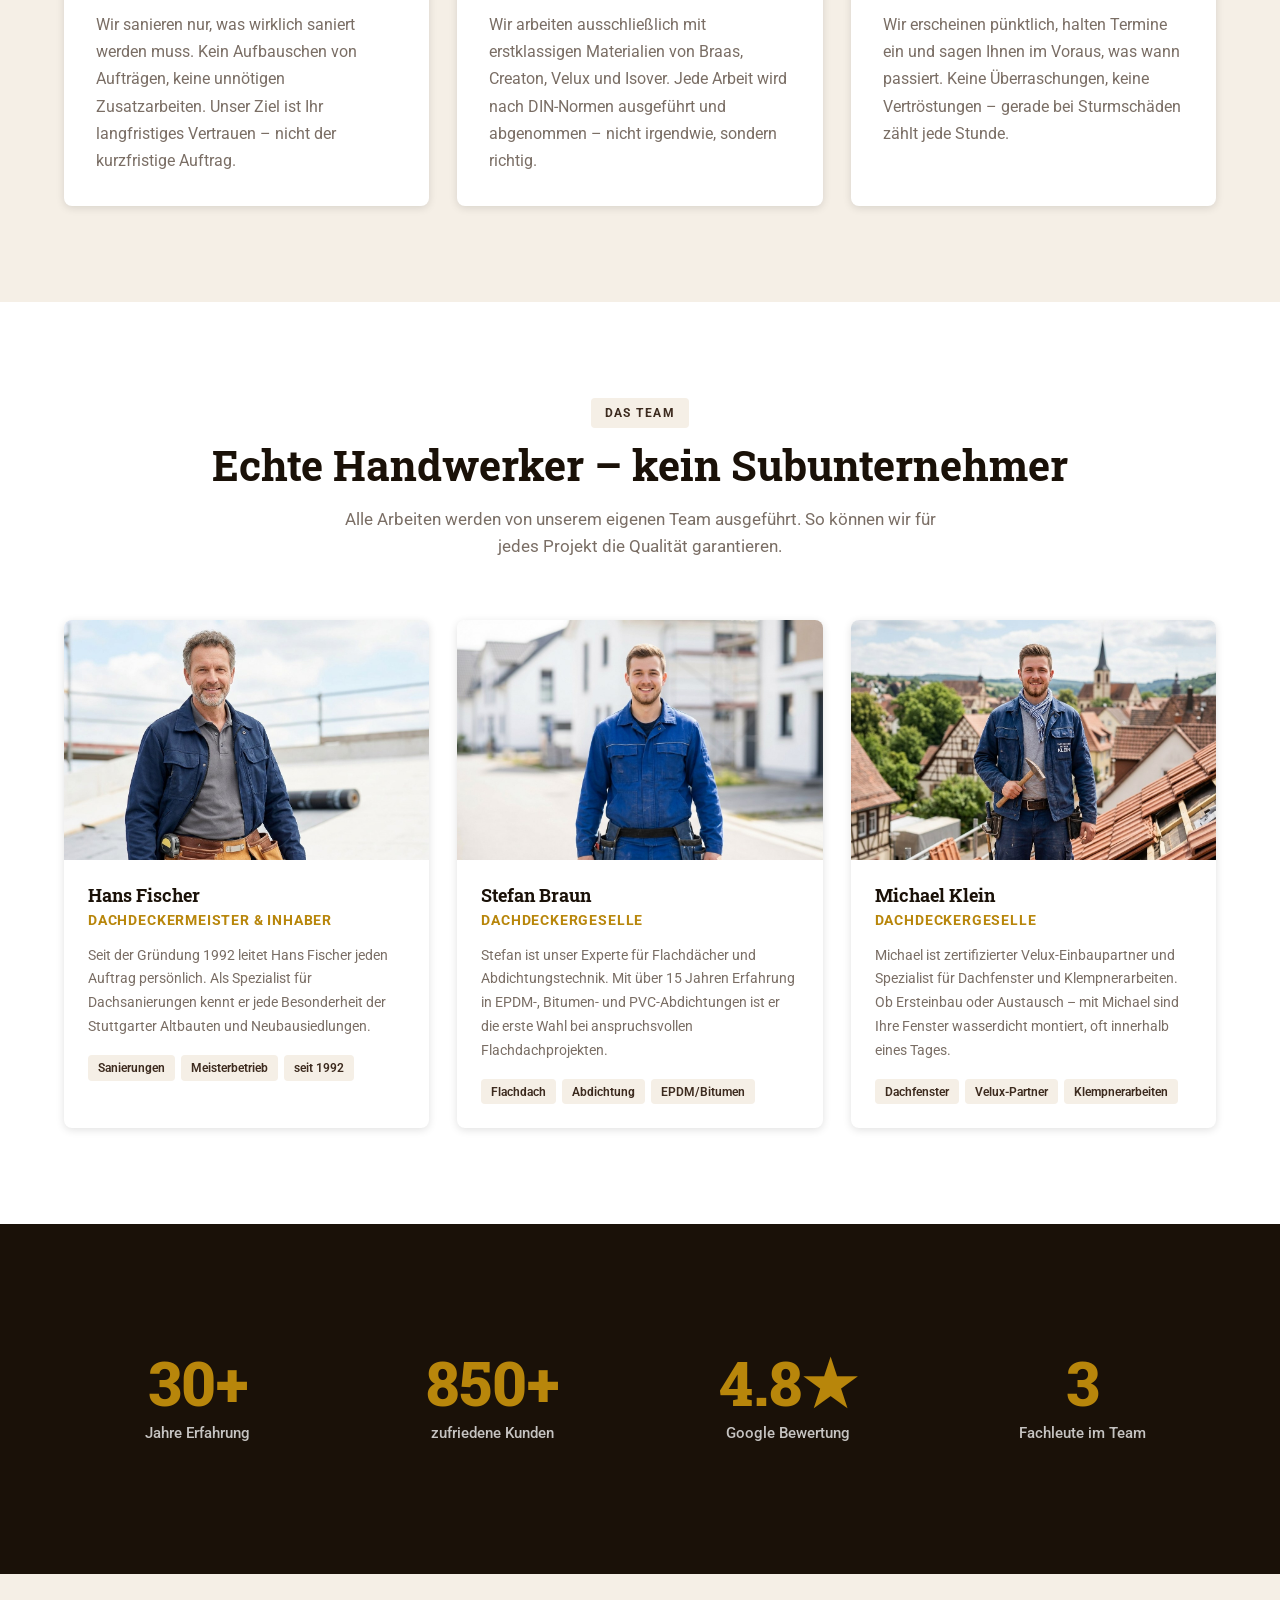
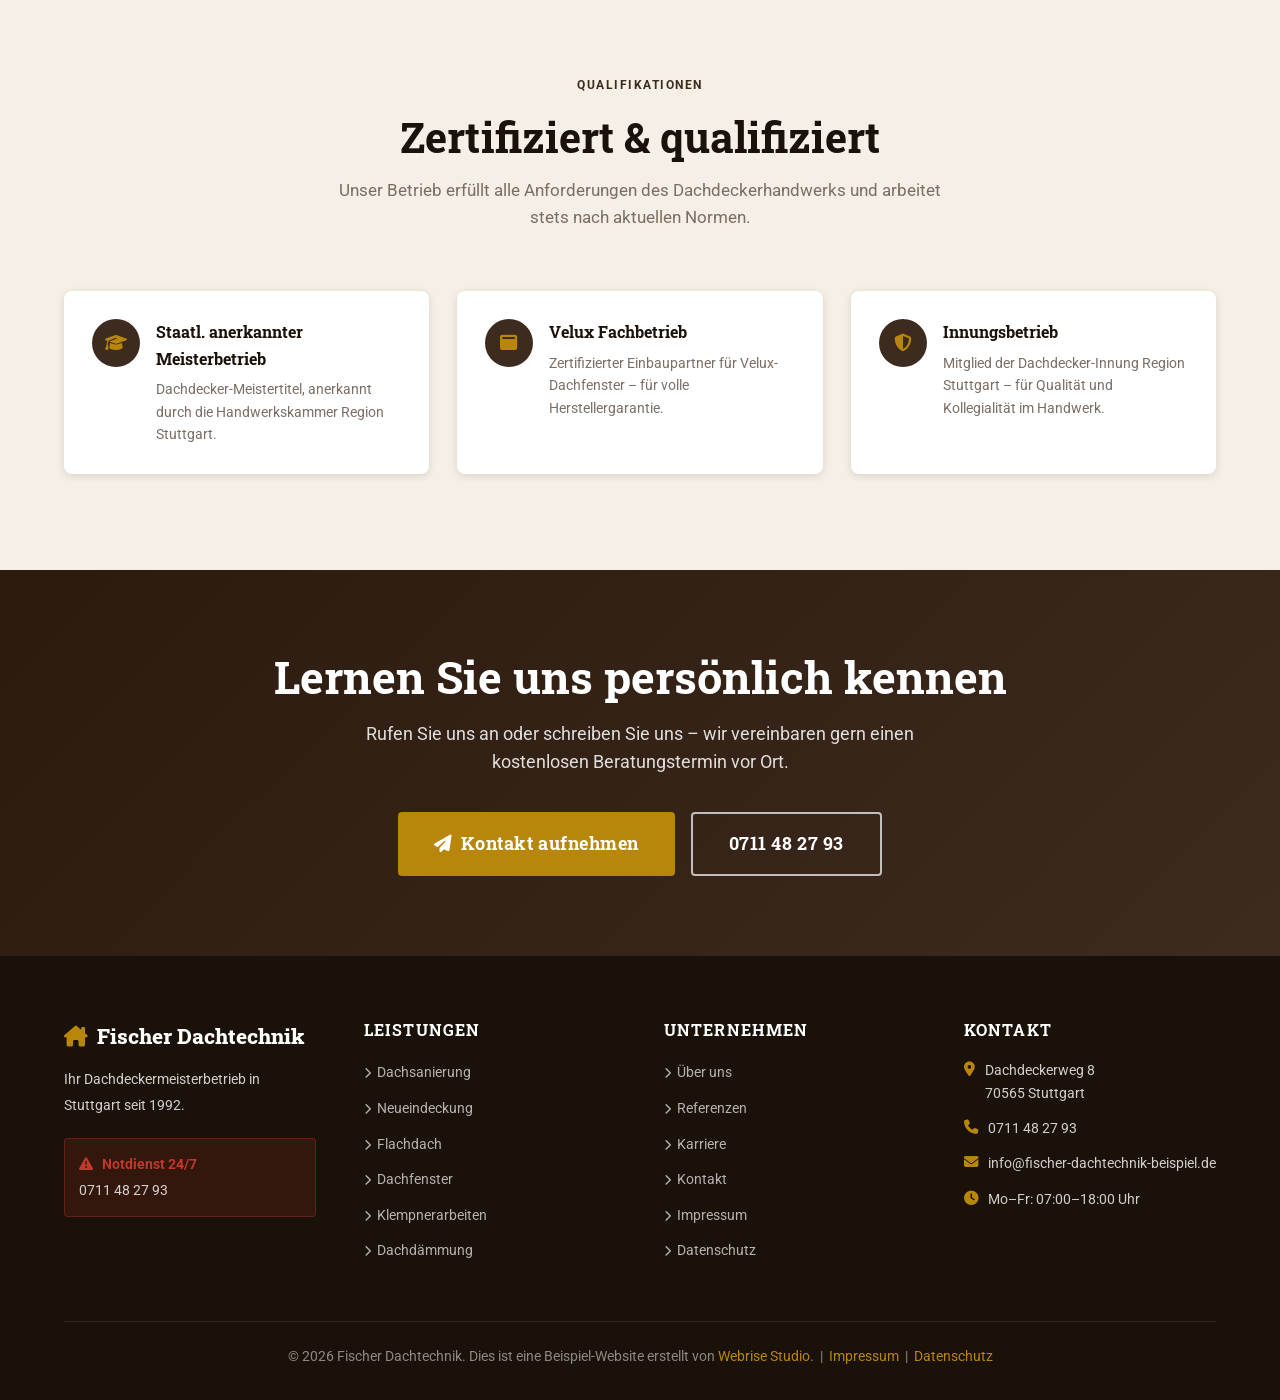
<file: ueber-uns.html>
<!DOCTYPE html>
<html lang="de">
<head>
  <meta charset="UTF-8">
  <meta name="viewport" content="width=device-width, initial-scale=1.0">
  <title>Über uns – Fischer Dachtechnik Stuttgart</title>
  <meta name="description" content="Lernen Sie Fischer Dachtechnik kennen: Dachdeckermeisterbetrieb in Stuttgart seit 1992. Unser Team, unsere Geschichte und unsere Werte.">
  <link rel="preconnect" href="https://fonts.googleapis.com">
  <link rel="preconnect" href="https://fonts.gstatic.com" crossorigin>
  <link href="https://fonts.googleapis.com/css2?family=Roboto+Slab:wght@400;500;600;700;800&family=Roboto:wght@300;400;500;700&display=swap" rel="stylesheet">
  <link rel="stylesheet" href="https://cdnjs.cloudflare.com/ajax/libs/font-awesome/6.5.0/css/all.min.css">
  <link rel="stylesheet" href="css/style.css">
  <link rel="icon" type="image/png" href="favicon.png">
  <link rel="apple-touch-icon" href="favicon.png">
</head>
<body>

<!-- Personalized Demo Banner -->
<div id="personalized-banner">
  <i class="fa-solid fa-hard-hat" style="margin-right:8px; color:var(--color-accent);"></i>
  Guten Tag Herr/Frau <span id="banner-name" style="font-weight:800;"></span> – so könnte die Website von <strong id="banner-firma"></strong> aussehen &nbsp;·&nbsp;
  <a href="https://webrisestudio.de/kontakt.html" target="_blank">Website anfragen →</a>
</div>

<!-- Emergency Banner -->
<div class="emergency-banner">
  <i class="fa-solid fa-triangle-exclamation" style="margin-right:8px;"></i>
  Sturmschaden? 24h Notdienst: <a href="tel:0711987654">0711 987654</a> – Soforteinsatz garantiert!
</div>

<!-- Header -->
<header class="header" style="position:sticky; top:0; z-index:900;">
  <div class="container nav-container">
    <a href="index.html" class="logo">
      <i class="fa-solid fa-house-chimney"></i>
      Fischer <span style="color:var(--color-accent);">Dachtechnik</span>
    </a>
    <button class="mobile-menu-btn" aria-label="Menü öffnen">
      <i class="fa-solid fa-bars"></i>
    </button>
    <nav class="nav-links">
      <a href="index.html">Startseite</a>
      <a href="leistungen.html">Leistungen</a>
      <a href="ueber-uns.html" class="active">Über uns</a>
      <a href="referenzen.html">Referenzen</a>
      <a href="karriere.html">Karriere</a>
      <a href="kontakt.html" class="btn btn-primary">Kontakt</a>
    </nav>
  </div>
</header>

<!-- Page Header -->
<div class="page-header">
  <div class="container">
    <div class="breadcrumb"><a href="index.html">Startseite</a> › Über uns</div>
    <h1>Über Fischer Dachtechnik</h1>
    <p>Seit 1992 schützen wir Stuttgarter Dächer – mit Handwerksehre, Erfahrung und dem Anspruch, jeden Auftrag besser zu machen als erwartet.</p>
  </div>
</div>

<!-- Company Story -->
<section class="section-padding" style="background:#fff;">
  <div class="container">
    <div style="display:grid; grid-template-columns:1fr 1fr; gap:64px; align-items:center;" class="animate-on-scroll">
      <div>
        <img src="Bilder/team-dachdecker.jpg"
             alt="Fischer Dachtechnik Team auf dem Dach"
             style="width:100%; height:420px; object-fit:cover; border-radius:var(--border-radius-lg); box-shadow:var(--shadow-lg);">
      </div>
      <div>
        <span class="section-eyebrow">Unsere Geschichte</span>
        <h2>Über 30 Jahre Stuttgarter Dachhandwerk</h2>
        <p style="color:var(--color-gray); line-height:1.8; margin-bottom:18px;">
          Hans Fischer gründete Fischer Dachtechnik 1992 – damals noch als Einmannbetrieb mit einem gebrauchten Lieferwagen und einer simplen Philosophie: Ehrliche Arbeit, ehrliche Preise, und das Dach so abdichten, als wäre es das eigene.
        </p>
        <p style="color:var(--color-gray); line-height:1.8; margin-bottom:18px;">
          Über drei Jahrzehnte später ist aus dem Gründer ein eingespieltes Team von drei Dachdeckern geworden, das jährlich über 80 Projekte in der Region Stuttgart abwickelt – von der Einzelreparatur bis zur Komplettsanierung eines Mehrfamilienhauses.
        </p>
        <p style="color:var(--color-gray); line-height:1.8; margin-bottom:28px;">
          Was gleich geblieben ist: Jeder Auftrag wird persönlich von Hans Fischer koordiniert. Kein Subunternehmer, kein Weitervermitteln. Ihr Dach liegt in den Händen unseres eigenen Teams.
        </p>
        <div style="display:grid; grid-template-columns:1fr 1fr; gap:20px;">
          <div style="padding:20px; background:var(--color-light); border-radius:8px; border-left:4px solid var(--color-accent);">
            <div style="font-family:var(--font-heading); font-size:2rem; font-weight:800; color:var(--color-primary);">1992</div>
            <div style="font-size:0.85rem; color:var(--color-gray);">Gründungsjahr des Betriebs</div>
          </div>
          <div style="padding:20px; background:var(--color-light); border-radius:8px; border-left:4px solid var(--color-accent);">
            <div style="font-family:var(--font-heading); font-size:2rem; font-weight:800; color:var(--color-primary);">850+</div>
            <div style="font-size:0.85rem; color:var(--color-gray);">abgeschlossene Projekte</div>
          </div>
        </div>
      </div>
    </div>
  </div>
</section>

<!-- Values Section -->
<section class="section-padding bg-light">
  <div class="container">
    <div class="section-header animate-on-scroll">
      <span class="section-eyebrow">Unsere Werte</span>
      <h2>Wofür Fischer Dachtechnik steht</h2>
    </div>
    <div class="grid grid-3">
      <div class="card animate-on-scroll">
        <div class="card-icon"><i class="fa-solid fa-handshake-angle"></i></div>
        <h3 class="card-title">Ehrlichkeit</h3>
        <p>Wir sanieren nur, was wirklich saniert werden muss. Kein Aufbauschen von Aufträgen, keine unnötigen Zusatzarbeiten. Unser Ziel ist Ihr langfristiges Vertrauen – nicht der kurzfristige Auftrag.</p>
      </div>
      <div class="card animate-on-scroll">
        <div class="card-icon"><i class="fa-solid fa-star-half-stroke"></i></div>
        <h3 class="card-title">Qualität</h3>
        <p>Wir arbeiten ausschließlich mit erstklassigen Materialien von Braas, Creaton, Velux und Isover. Jede Arbeit wird nach DIN-Normen ausgeführt und abgenommen – nicht irgendwie, sondern richtig.</p>
      </div>
      <div class="card animate-on-scroll">
        <div class="card-icon"><i class="fa-solid fa-clock-rotate-left"></i></div>
        <h3 class="card-title">Verlässlichkeit</h3>
        <p>Wir erscheinen pünktlich, halten Termine ein und sagen Ihnen im Voraus, was wann passiert. Keine Überraschungen, keine Vertröstungen – gerade bei Sturmschäden zählt jede Stunde.</p>
      </div>
    </div>
  </div>
</section>

<!-- Team Section -->
<section class="section-padding" style="background:#fff;">
  <div class="container">
    <div class="section-header animate-on-scroll">
      <span class="section-eyebrow">Das Team</span>
      <h2>Echte Handwerker – kein Subunternehmer</h2>
      <p>Alle Arbeiten werden von unserem eigenen Team ausgeführt. So können wir für jedes Projekt die Qualität garantieren.</p>
    </div>
    <div class="grid grid-3">

      <!-- Hans Fischer -->
      <div class="team-card animate-on-scroll">
        <div class="team-avatar" style="padding:0;overflow:hidden;">
          <img src="Bilder/hans-fischer.jpg" alt="Hans Fischer" style="width:100%;height:100%;object-fit:cover;">
        </div>
        <div class="team-card-body">
          <h3>Hans Fischer</h3>
          <div class="team-role">Dachdeckermeister &amp; Inhaber</div>
          <p>Seit der Gründung 1992 leitet Hans Fischer jeden Auftrag persönlich. Als Spezialist für Dachsanierungen kennt er jede Besonderheit der Stuttgarter Altbauten und Neubausiedlungen.</p>
          <div style="margin-top:16px; display:flex; flex-wrap:wrap; gap:6px;">
            <span style="background:var(--color-light); color:var(--color-primary); border-radius:4px; padding:3px 10px; font-size:0.78rem; font-weight:600;">Sanierungen</span>
            <span style="background:var(--color-light); color:var(--color-primary); border-radius:4px; padding:3px 10px; font-size:0.78rem; font-weight:600;">Meisterbetrieb</span>
            <span style="background:var(--color-light); color:var(--color-primary); border-radius:4px; padding:3px 10px; font-size:0.78rem; font-weight:600;">seit 1992</span>
          </div>
        </div>
      </div>

      <!-- Stefan Braun -->
      <div class="team-card animate-on-scroll">
        <div class="team-avatar" style="padding:0;overflow:hidden;">
          <img src="Bilder/stefan-braun.jpg" alt="Stefan Braun" style="width:100%;height:100%;object-fit:cover;">
        </div>
        <div class="team-card-body">
          <h3>Stefan Braun</h3>
          <div class="team-role">Dachdeckergeselle</div>
          <p>Stefan ist unser Experte für Flachdächer und Abdichtungstechnik. Mit über 15 Jahren Erfahrung in EPDM-, Bitumen- und PVC-Abdichtungen ist er die erste Wahl bei anspruchsvollen Flachdachprojekten.</p>
          <div style="margin-top:16px; display:flex; flex-wrap:wrap; gap:6px;">
            <span style="background:var(--color-light); color:var(--color-primary); border-radius:4px; padding:3px 10px; font-size:0.78rem; font-weight:600;">Flachdach</span>
            <span style="background:var(--color-light); color:var(--color-primary); border-radius:4px; padding:3px 10px; font-size:0.78rem; font-weight:600;">Abdichtung</span>
            <span style="background:var(--color-light); color:var(--color-primary); border-radius:4px; padding:3px 10px; font-size:0.78rem; font-weight:600;">EPDM/Bitumen</span>
          </div>
        </div>
      </div>

      <!-- Michael Klein -->
      <div class="team-card animate-on-scroll">
        <div class="team-avatar" style="padding:0;overflow:hidden;">
          <img src="Bilder/michael-klein.jpg" alt="Michael Klein" style="width:100%;height:100%;object-fit:cover;">
        </div>
        <div class="team-card-body">
          <h3>Michael Klein</h3>
          <div class="team-role">Dachdeckergeselle</div>
          <p>Michael ist zertifizierter Velux-Einbaupartner und Spezialist für Dachfenster und Klempnerarbeiten. Ob Ersteinbau oder Austausch – mit Michael sind Ihre Fenster wasserdicht montiert, oft innerhalb eines Tages.</p>
          <div style="margin-top:16px; display:flex; flex-wrap:wrap; gap:6px;">
            <span style="background:var(--color-light); color:var(--color-primary); border-radius:4px; padding:3px 10px; font-size:0.78rem; font-weight:600;">Dachfenster</span>
            <span style="background:var(--color-light); color:var(--color-primary); border-radius:4px; padding:3px 10px; font-size:0.78rem; font-weight:600;">Velux-Partner</span>
            <span style="background:var(--color-light); color:var(--color-primary); border-radius:4px; padding:3px 10px; font-size:0.78rem; font-weight:600;">Klempnerarbeiten</span>
          </div>
        </div>
      </div>
    </div>
  </div>
</section>

<!-- Stats Dark -->
<section class="section-padding bg-dark">
  <div class="container">
    <div class="grid grid-4">
      <div class="stat-item animate-on-scroll">
        <div class="stat-number">30+</div>
        <div class="stat-label">Jahre Erfahrung</div>
      </div>
      <div class="stat-item animate-on-scroll">
        <div class="stat-number">850+</div>
        <div class="stat-label">zufriedene Kunden</div>
      </div>
      <div class="stat-item animate-on-scroll">
        <div class="stat-number">4.8★</div>
        <div class="stat-label">Google Bewertung</div>
      </div>
      <div class="stat-item animate-on-scroll">
        <div class="stat-number">3</div>
        <div class="stat-label">Fachleute im Team</div>
      </div>
    </div>
  </div>
</section>

<!-- Certifications -->
<section class="section-padding bg-light">
  <div class="container">
    <div class="section-header animate-on-scroll">
      <span class="section-eyebrow">Qualifikationen</span>
      <h2>Zertifiziert & qualifiziert</h2>
      <p>Unser Betrieb erfüllt alle Anforderungen des Dachdeckerhandwerks und arbeitet stets nach aktuellen Normen.</p>
    </div>
    <div class="grid grid-3 animate-on-scroll">
      <div style="background:white; border-radius:8px; padding:28px; box-shadow:var(--shadow-sm); display:flex; gap:16px; align-items:flex-start;">
        <div style="width:48px; height:48px; background:var(--color-primary); border-radius:50%; display:flex; align-items:center; justify-content:center; flex-shrink:0;">
          <i class="fa-solid fa-graduation-cap" style="color:var(--color-accent); font-size:1.1rem;"></i>
        </div>
        <div>
          <strong style="font-family:var(--font-heading); color:var(--color-dark);">Staatl. anerkannter Meisterbetrieb</strong>
          <p style="color:var(--color-gray); font-size:0.88rem; margin-top:6px;">Dachdecker-Meistertitel, anerkannt durch die Handwerkskammer Region Stuttgart.</p>
        </div>
      </div>
      <div style="background:white; border-radius:8px; padding:28px; box-shadow:var(--shadow-sm); display:flex; gap:16px; align-items:flex-start;">
        <div style="width:48px; height:48px; background:var(--color-primary); border-radius:50%; display:flex; align-items:center; justify-content:center; flex-shrink:0;">
          <i class="fa-solid fa-window-maximize" style="color:var(--color-accent); font-size:1.1rem;"></i>
        </div>
        <div>
          <strong style="font-family:var(--font-heading); color:var(--color-dark);">Velux Fachbetrieb</strong>
          <p style="color:var(--color-gray); font-size:0.88rem; margin-top:6px;">Zertifizierter Einbaupartner für Velux-Dachfenster – für volle Herstellergarantie.</p>
        </div>
      </div>
      <div style="background:white; border-radius:8px; padding:28px; box-shadow:var(--shadow-sm); display:flex; gap:16px; align-items:flex-start;">
        <div style="width:48px; height:48px; background:var(--color-primary); border-radius:50%; display:flex; align-items:center; justify-content:center; flex-shrink:0;">
          <i class="fa-solid fa-shield-halved" style="color:var(--color-accent); font-size:1.1rem;"></i>
        </div>
        <div>
          <strong style="font-family:var(--font-heading); color:var(--color-dark);">Innungsbetrieb</strong>
          <p style="color:var(--color-gray); font-size:0.88rem; margin-top:6px;">Mitglied der Dachdecker-Innung Region Stuttgart – für Qualität und Kollegialität im Handwerk.</p>
        </div>
      </div>
    </div>
  </div>
</section>

<!-- CTA -->
<section class="cta-section">
  <div class="container">
    <h2 class="animate-on-scroll">Lernen Sie uns persönlich kennen</h2>
    <p class="animate-on-scroll">Rufen Sie uns an oder schreiben Sie uns – wir vereinbaren gern einen kostenlosen Beratungstermin vor Ort.</p>
    <div class="cta-buttons animate-on-scroll">
      <a href="kontakt.html" class="btn btn-accent btn-lg"><i class="fa-solid fa-paper-plane"></i> Kontakt aufnehmen</a>
      <a href="tel:0711987654" class="btn btn-outline-white btn-lg"><i class="fa-solid fa-phone"></i> 0711 987654</a>
    </div>
  </div>
</section>

<!-- Footer -->
<footer class="footer">
  <div class="container">
    <div class="footer-grid">
      <div>
        <div class="footer-logo"><i class="fa-solid fa-house-chimney"></i> Fischer Dachtechnik</div>
        <p>Ihr Dachdeckermeisterbetrieb in Stuttgart seit 1992.</p>
        <div class="footer-emergency" style="margin-top:20px;">
          <strong><i class="fa-solid fa-triangle-exclamation" style="margin-right:6px;"></i> Notdienst 24/7</strong>
          <a href="tel:0711987654" style="color:rgba(255,255,255,0.8); text-decoration:none;">0711 987654</a>
        </div>
      </div>
      <div>
        <h4>Leistungen</h4>
        <ul class="footer-links">
          <li><a href="leistungen.html#dachsanierung"><i class="fa-solid fa-chevron-right" style="font-size:0.7rem; margin-right:6px;"></i>Dachsanierung</a></li>
          <li><a href="leistungen.html#neueindeckung"><i class="fa-solid fa-chevron-right" style="font-size:0.7rem; margin-right:6px;"></i>Neueindeckung</a></li>
          <li><a href="leistungen.html#flachdach"><i class="fa-solid fa-chevron-right" style="font-size:0.7rem; margin-right:6px;"></i>Flachdach</a></li>
          <li><a href="leistungen.html#dachfenster"><i class="fa-solid fa-chevron-right" style="font-size:0.7rem; margin-right:6px;"></i>Dachfenster</a></li>
          <li><a href="leistungen.html#klempner"><i class="fa-solid fa-chevron-right" style="font-size:0.7rem; margin-right:6px;"></i>Klempnerarbeiten</a></li>
          <li><a href="leistungen.html#daemung"><i class="fa-solid fa-chevron-right" style="font-size:0.7rem; margin-right:6px;"></i>Dachdämmung</a></li>
        </ul>
      </div>
      <div>
        <h4>Unternehmen</h4>
        <ul class="footer-links">
          <li><a href="ueber-uns.html"><i class="fa-solid fa-chevron-right" style="font-size:0.7rem; margin-right:6px;"></i>Über uns</a></li>
          <li><a href="referenzen.html"><i class="fa-solid fa-chevron-right" style="font-size:0.7rem; margin-right:6px;"></i>Referenzen</a></li>
          <li><a href="karriere.html"><i class="fa-solid fa-chevron-right" style="font-size:0.7rem; margin-right:6px;"></i>Karriere</a></li>
          <li><a href="kontakt.html"><i class="fa-solid fa-chevron-right" style="font-size:0.7rem; margin-right:6px;"></i>Kontakt</a></li>
          <li><a href="impressum.html"><i class="fa-solid fa-chevron-right" style="font-size:0.7rem; margin-right:6px;"></i>Impressum</a></li>
          <li><a href="datenschutz.html"><i class="fa-solid fa-chevron-right" style="font-size:0.7rem; margin-right:6px;"></i>Datenschutz</a></li>
        </ul>
      </div>
      <div>
        <h4>Kontakt</h4>
        <div class="footer-contact-item"><i class="fa-solid fa-location-dot"></i><span>Dachdeckerweg 8<br>70565 Stuttgart</span></div>
        <div class="footer-contact-item"><i class="fa-solid fa-phone"></i><a href="tel:0711987654">0711 987654</a></div>
        <div class="footer-contact-item"><i class="fa-solid fa-envelope"></i><a href="mailto:info@fischer-dachtechnik-beispiel.de">info@fischer-dachtechnik-beispiel.de</a></div>
        <div class="footer-contact-item"><i class="fa-solid fa-clock"></i><span>Mo–Fr: 07:00–18:00 Uhr</span></div>
      </div>
    </div>
    <div class="footer-bottom">
      &copy; 2026 Fischer Dachtechnik. Dies ist eine Beispiel-Website erstellt von <a href="https://webrisestudio.de" target="_blank">Webrise Studio</a>. &nbsp;|&nbsp;
      <a href="impressum.html">Impressum</a> &nbsp;|&nbsp; <a href="datenschutz.html">Datenschutz</a>
    </div>
  </div>
</footer>

<a href="https://wa.me/4971198765400" class="whatsapp-btn" target="_blank" rel="noopener" aria-label="WhatsApp">
  <i class="fa-brands fa-whatsapp"></i>
</a>

<div id="cookie-banner">
  <p>Wir verwenden Cookies. <a href="datenschutz.html">Mehr erfahren</a></p>
  <div class="cookie-buttons">
    <button id="accept-cookies">Akzeptieren</button>
    <button id="decline-cookies">Ablehnen</button>
  </div>
</div>

<script src="js/script.js"></script>
</body>
</html>
</file>
<file: css/style.css>
html { overflow-x: clip; }
@import url('https://fonts.googleapis.com/css2?family=Roboto+Slab:wght@400;500;600;700;800&family=Roboto:wght@300;400;500;700&display=swap');

:root {
  --color-primary: #3D2B1F;
  --color-primary-dark: #2C1A0E;
  --color-accent: #B8860B;
  --color-emergency: #C0392B;
  --color-emergency-dark: #962d22;
  --color-dark: #1A1108;
  --color-light: #F5EFE6;
  --color-gray: #7A6E65;
  --color-white: #FFFFFF;
  --font-heading: 'Roboto Slab', serif;
  --font-body: 'Roboto', sans-serif;
  --border-radius: 4px;
  --border-radius-lg: 8px;
  --shadow-sm: 0 2px 8px rgba(0,0,0,0.12);
  --shadow-md: 0 8px 24px rgba(0,0,0,0.15);
  --shadow-lg: 0 16px 48px rgba(0,0,0,0.20);
  --transition: all 0.3s ease;
}

*, *::before, *::after {
  box-sizing: border-box;
  margin: 0;
  padding: 0;
}

html { scroll-behavior: smooth; }

body {
  font-family: var(--font-body);
  color: #2C1A0E;
  line-height: 1.6;
  background: #fff;
}

img { max-width: 100%; height: auto; display: block; }
a { color: inherit; }
ul { list-style: none; }

h1, h2, h3, h4, h5, h6 {
  font-family: var(--font-heading);
  line-height: 1.2;
  color: var(--color-dark);
}

/* ========================
   UTILITIES
======================== */
.container {
  max-width: 1200px;
  margin: 0 auto;
  padding: 0 24px;
}

.section-padding { padding: 96px 0; }
.section-padding-sm { padding: 64px 0; }

.text-center { text-align: center; }
.text-primary { color: var(--color-primary); }
.text-accent { color: var(--color-accent); }
.text-white { color: white; }
.text-emergency { color: var(--color-emergency); }

.bg-dark { background: var(--color-dark); color: white; }
.bg-light { background: var(--color-light); }
.bg-primary { background: var(--color-primary); color: white; }

.mt-0 { margin-top: 0; }
.mb-8 { margin-bottom: 8px; }
.mb-12 { margin-bottom: 12px; }
.mb-16 { margin-bottom: 16px; }
.mb-24 { margin-bottom: 24px; }
.mb-32 { margin-bottom: 32px; }
.mb-48 { margin-bottom: 48px; }

/* ========================
   GRID SYSTEM
======================== */
.grid { display: grid; gap: 28px; }
.grid-2 { grid-template-columns: repeat(auto-fit, minmax(300px, 1fr)); }
.grid-3 { grid-template-columns: repeat(auto-fit, minmax(280px, 1fr)); }
.grid-4 { grid-template-columns: repeat(auto-fit, minmax(220px, 1fr)); width: 100%; max-width: 100%; }
.grid-6 { grid-template-columns: repeat(auto-fit, minmax(160px, 1fr)); }

/* ========================
   BUTTONS
======================== */
.btn {
  display: inline-flex;
  align-items: center;
  gap: 8px;
  padding: 14px 28px;
  border-radius: var(--border-radius);
  font-family: var(--font-heading);
  font-weight: 700;
  font-size: 1rem;
  letter-spacing: 0.03em;
  text-decoration: none;
  cursor: pointer;
  border: none;
  transition: var(--transition);
  white-space: nowrap;
}

.btn-primary {
  background: var(--color-primary);
  color: white;
}
.btn-primary:hover {
  background: var(--color-primary-dark);
  transform: translateY(-1px);
  box-shadow: var(--shadow-md);
}

.btn-accent {
  background: var(--color-accent);
  color: white;
}
.btn-accent:hover {
  background: #9a7009;
  transform: translateY(-1px);
}

.btn-emergency {
  background: var(--color-emergency);
  color: white;
}
.btn-emergency:hover {
  background: var(--color-emergency-dark);
  transform: translateY(-1px);
}

.btn-outline-white {
  border: 2px solid rgba(255,255,255,0.7);
  color: white;
  background: transparent;
}
.btn-outline-white:hover {
  background: rgba(255,255,255,0.1);
  border-color: white;
}

.btn-outline-primary {
  border: 2px solid var(--color-primary);
  color: var(--color-primary);
  background: transparent;
}
.btn-outline-primary:hover {
  background: var(--color-primary);
  color: white;
}

.btn-lg {
  padding: 16px 36px;
  font-size: 1.1rem;
}

/* ========================
   EMERGENCY BANNER
======================== */
.emergency-banner {
  background: var(--color-emergency);
  color: white;
  padding: 11px 20px;
  text-align: center;
  font-weight: 700;
  font-size: 0.92rem;
  letter-spacing: 0.02em;
}
.emergency-banner a { color: white; text-decoration: underline; }

/* ========================
   HEADER & NAVIGATION
======================== */
.header {
  background: var(--color-dark);
  padding: 16px 0;
  position: fixed;
  top: 0;
  left: 0;
  right: 0;
  width: 100%;
  z-index: 900;
  box-shadow: 0 2px 12px rgba(0,0,0,0.3);
}

.nav-container {
  display: flex;
  align-items: center;
  justify-content: space-between;
}

.logo {
  display: flex;
  align-items: center;
  gap: 10px;
  font-family: var(--font-heading);
  font-weight: 800;
  font-size: 1.4rem;
  color: white;
  text-decoration: none;
  letter-spacing: 0.01em;
}
.logo i { color: var(--color-accent); font-size: 1.5rem; }

.nav-links {
  display: flex;
  align-items: center;
  gap: 28px;
}
.nav-links a {
  color: rgba(255,255,255,0.82);
  text-decoration: none;
  font-weight: 500;
  font-size: 0.95rem;
  transition: color 0.2s;
  padding: 4px 0;
  border-bottom: 2px solid transparent;
}
.nav-links a:hover,
.nav-links a.active {
  color: white;
  border-bottom-color: var(--color-accent);
}
.nav-links .btn { border-bottom: none; padding: 10px 22px; }

.mobile-menu-btn {
  display: none;
  background: none;
  border: none;
  color: white;
  font-size: 1.4rem;
  cursor: pointer;
  padding: 4px;
}

/* ========================
   HERO SECTION
======================== */
.hero {
  position: relative;
  min-height: 85vh;
  display: flex;
  align-items: center;
  background-size: cover;
  background-position: center;
  background-repeat: no-repeat;
}

.hero-overlay {
  position: absolute;
  inset: 0;
  background: linear-gradient(135deg, rgba(26,17,8,0.90) 0%, rgba(61,43,31,0.78) 100%);
}

.hero-content {
  position: relative;
  z-index: 1;
  max-width: 780px;
  padding: 80px 0;
  color: white;
}

.hero h1 {
  font-size: clamp(2.8rem, 5vw, 4.2rem);
  color: white;
  line-height: 1.1;
  margin-bottom: 20px;
  text-shadow: 0 2px 12px rgba(0,0,0,0.5);
}

.hero p {
  font-size: 1.2rem;
  color: rgba(255,255,255,0.9);
  margin-bottom: 36px;
  line-height: 1.6;
  max-width: 600px;
}

.hero-ctas {
  display: flex;
  gap: 16px;
  flex-wrap: wrap;
  margin-bottom: 40px;
}

.rating-badge {
  display: inline-flex;
  align-items: center;
  gap: 10px;
  background: rgba(255,255,255,0.12);
  backdrop-filter: blur(10px);
  border: 1px solid rgba(255,255,255,0.25);
  border-radius: 50px;
  padding: 8px 18px;
  margin-bottom: 28px;
  color: white;
  font-size: 0.9rem;
}

.stars { color: #FFB300; }

.trust-badges-hero {
  display: flex;
  flex-wrap: wrap;
  gap: 24px;
}
.trust-badge {
  display: flex;
  align-items: center;
  gap: 8px;
  color: rgba(255,255,255,0.9);
  font-size: 0.9rem;
}
.trust-badge i { color: var(--color-accent); }
.trust-badge.emergency i { color: var(--color-emergency); }

/* ========================
   PAGE HEADER
======================== */
.page-header {
  background: linear-gradient(135deg, var(--color-dark) 0%, var(--color-primary-dark) 100%);
  color: white;
  padding: 90px 0 70px;
  text-align: center;
}
.page-header h1 {
  color: white;
  font-size: clamp(2rem, 4vw, 3.2rem);
  margin-bottom: 16px;
}
.page-header p {
  color: rgba(255,255,255,0.82);
  font-size: 1.1rem;
  max-width: 640px;
  margin: 0 auto;
}
.page-header .breadcrumb {
  font-size: 0.85rem;
  color: rgba(255,255,255,0.55);
  margin-bottom: 16px;
}
.page-header .breadcrumb a {
  color: rgba(255,255,255,0.55);
  text-decoration: none;
}
.page-header .breadcrumb a:hover { color: var(--color-accent); }

/* ========================
   SECTION HEADER
======================== */
.section-header {
  text-align: center;
  margin-bottom: 60px;
}
.section-header h2 {
  font-size: clamp(1.8rem, 3.5vw, 2.6rem);
  margin-bottom: 16px;
}
.section-header p {
  color: var(--color-gray);
  font-size: 1.05rem;
  max-width: 620px;
  margin: 0 auto;
}
.section-header.light h2 { color: white; }
.section-header.light p { color: rgba(255,255,255,0.72); }

.section-eyebrow {
  display: inline-block;
  background: var(--color-light);
  color: var(--color-primary);
  border-radius: 4px;
  padding: 5px 14px;
  font-size: 0.78rem;
  font-weight: 700;
  text-transform: uppercase;
  letter-spacing: 0.12em;
  margin-bottom: 12px;
}
.section-eyebrow.on-dark {
  background: rgba(184,134,11,0.2);
  color: var(--color-accent);
}

/* ========================
   CARDS
======================== */
.card {
  background: white;
  border-radius: var(--border-radius-lg);
  padding: 32px;
  box-shadow: var(--shadow-sm);
  border-top: 4px solid var(--color-primary);
  transition: var(--transition);
}
.card:hover {
  transform: translateY(-4px);
  box-shadow: var(--shadow-md);
}

.card-icon {
  font-size: 2.4rem;
  color: var(--color-primary);
  margin-bottom: 20px;
}
.card-icon.accent { color: var(--color-accent); }

.card-title {
  font-family: var(--font-heading);
  font-size: 1.25rem;
  margin-bottom: 12px;
  color: var(--color-dark);
}
.card p { color: var(--color-gray); line-height: 1.7; }
.card-link {
  display: inline-flex;
  align-items: center;
  gap: 6px;
  color: var(--color-primary);
  font-weight: 700;
  text-decoration: none;
  margin-top: 16px;
  font-size: 0.9rem;
  transition: gap 0.2s;
}
.card-link:hover { gap: 10px; color: var(--color-accent); }

/* ========================
   STATS COUNTER
======================== */
.stat-item {
  text-align: center;
  padding: 32px 24px;
}
.stat-number {
  font-family: var(--font-heading);
  font-size: clamp(2.5rem, 5vw, 3.8rem);
  font-weight: 800;
  color: var(--color-accent);
  line-height: 1;
  margin-bottom: 8px;
}
.stat-label {
  font-size: 0.95rem;
  color: rgba(255,255,255,0.75);
  font-weight: 500;
}

/* ========================
   TESTIMONIALS
======================== */
.testimonial-card {
  background: white;
  border-radius: var(--border-radius-lg);
  padding: 32px;
  box-shadow: var(--shadow-md);
  border-left: 4px solid var(--color-primary);
  transition: var(--transition);
}
.testimonial-card:hover { transform: translateY(-3px); box-shadow: var(--shadow-lg); }
.testimonial-stars { color: #FFB300; font-size: 1rem; margin-bottom: 14px; }
.testimonial-text {
  color: #4A3728;
  font-size: 1rem;
  line-height: 1.75;
  margin-bottom: 20px;
  font-style: italic;
}
.testimonial-author { font-weight: 700; font-family: var(--font-heading); color: var(--color-dark); font-size: 0.95rem; }
.testimonial-role { font-size: 0.85rem; color: var(--color-gray); margin-top: 2px; }

/* ========================
   BRAND BADGES
======================== */
.brand-badge {
  background: white;
  border: 2px solid #e8e0d8;
  border-radius: var(--border-radius);
  padding: 20px 16px;
  text-align: center;
  font-family: var(--font-heading);
  font-weight: 700;
  font-size: 1rem;
  color: var(--color-dark);
  transition: border-color 0.2s, transform 0.2s;
}
.brand-badge:hover {
  border-color: var(--color-primary);
  transform: translateY(-2px);
}
.brand-badge span { display: block; font-size: 0.75rem; font-weight: 400; color: var(--color-gray); margin-top: 4px; font-family: var(--font-body); }

/* ========================
   FAQ
======================== */
.faq-item {
  border-bottom: 1px solid rgba(0,0,0,0.1);
}
.faq-question {
  width: 100%;
  background: none;
  border: none;
  padding: 20px 0;
  text-align: left;
  font-size: 1.05rem;
  font-weight: 600;
  font-family: var(--font-heading);
  color: var(--color-dark);
  cursor: pointer;
  display: flex;
  justify-content: space-between;
  align-items: center;
  gap: 16px;
  transition: color 0.2s;
}
.faq-question:hover { color: var(--color-primary); }
.faq-icon {
  font-size: 1.4rem;
  color: var(--color-primary);
  transition: transform 0.3s ease;
  flex-shrink: 0;
}
.faq-item.open .faq-icon { transform: rotate(45deg); }
.faq-answer {
  display: none;
  padding: 0 0 20px;
  color: var(--color-gray);
  line-height: 1.75;
  font-size: 0.98rem;
}
.faq-item.open .faq-answer { display: block; }

/* ========================
   BEFORE / AFTER
======================== */
.vor-nachher-wrapper { position: relative; border-radius: var(--border-radius-lg); overflow: hidden; box-shadow: var(--shadow-md); }
.vor-nachher-grid {
  display: grid;
  grid-template-columns: 1fr 1fr;
  gap: 4px;
}
.vn-side { position: relative; overflow: hidden; }
.vn-side img { width: 100%; height: 280px; object-fit: cover; display: block; }
.vn-label {
  position: absolute;
  top: 12px;
  left: 12px;
  padding: 5px 14px;
  border-radius: 4px;
  font-size: 0.78rem;
  font-weight: 700;
  letter-spacing: 0.07em;
  text-transform: uppercase;
}
.vn-label.before { background: var(--color-emergency); color: white; }
.vn-label.after { background: #2e7d32; color: white; }
.vn-caption {
  background: var(--color-primary-dark);
  color: rgba(255,255,255,0.85);
  text-align: center;
  padding: 14px;
  font-family: var(--font-heading);
  font-size: 0.95rem;
}

/* ========================
   PROJECT CARDS
======================== */
.project-card {
  background: white;
  border-radius: var(--border-radius-lg);
  overflow: hidden;
  box-shadow: var(--shadow-sm);
  transition: var(--transition);
}
.project-card:hover { transform: translateY(-4px); box-shadow: var(--shadow-md); }
.project-card img { width: 100%; height: 220px; object-fit: cover; display: block; }
.project-card-body { padding: 24px; }
.project-card-tag {
  display: inline-block;
  background: var(--color-light);
  color: var(--color-primary);
  border-radius: 4px;
  padding: 3px 10px;
  font-size: 0.75rem;
  font-weight: 700;
  text-transform: uppercase;
  letter-spacing: 0.08em;
  margin-bottom: 10px;
}
.project-card h3 { font-size: 1.1rem; color: var(--color-dark); margin-bottom: 8px; }
.project-card p { color: var(--color-gray); font-size: 0.9rem; }

/* ========================
   TEAM CARDS
======================== */
.team-card {
  background: white;
  border-radius: var(--border-radius-lg);
  overflow: hidden;
  box-shadow: var(--shadow-sm);
  transition: var(--transition);
}
.team-card:hover { transform: translateY(-4px); box-shadow: var(--shadow-md); }
.team-avatar {
  width: 100%;
  height: 240px;
  background: linear-gradient(135deg, var(--color-primary) 0%, var(--color-primary-dark) 100%);
  display: flex;
  align-items: center;
  justify-content: center;
  font-size: 5rem;
  color: rgba(255,255,255,0.5);
}
.team-card-body { padding: 24px; }
.team-card-body h3 { font-size: 1.15rem; color: var(--color-dark); margin-bottom: 4px; }
.team-role {
  font-size: 0.85rem;
  color: var(--color-accent);
  font-weight: 700;
  text-transform: uppercase;
  letter-spacing: 0.06em;
  margin-bottom: 12px;
}
.team-card-body p { color: var(--color-gray); font-size: 0.9rem; line-height: 1.65; }

/* ========================
   CONTACT FORM
======================== */
.form-group { margin-bottom: 20px; }
.form-label {
  display: block;
  font-weight: 600;
  font-family: var(--font-heading);
  font-size: 0.9rem;
  margin-bottom: 6px;
  color: var(--color-dark);
}
.form-control {
  width: 100%;
  padding: 12px 16px;
  border: 2px solid #d8cfc6;
  border-radius: var(--border-radius);
  font-family: var(--font-body);
  font-size: 1rem;
  color: var(--color-dark);
  background: white;
  transition: border-color 0.2s;
}
.form-control:focus {
  outline: none;
  border-color: var(--color-primary);
}
textarea.form-control { resize: vertical; min-height: 130px; }
.form-select {
  width: 100%;
  padding: 12px 16px;
  border: 2px solid #d8cfc6;
  border-radius: var(--border-radius);
  font-family: var(--font-body);
  font-size: 1rem;
  color: var(--color-dark);
  background: white;
  cursor: pointer;
}
.form-select:focus { outline: none; border-color: var(--color-primary); }

/* ========================
   SERVICE ALTERNATING LAYOUT
======================== */
.service-row {
  display: grid;
  grid-template-columns: 1fr 1fr;
  gap: 48px;
  align-items: center;
  padding: 64px 0;
  border-bottom: 1px solid rgba(0,0,0,0.07);
}
.service-row:last-child { border-bottom: none; }
.service-row.reverse .service-image { order: 2; }
.service-row.reverse .service-content { order: 1; }
.service-image img {
  width: 100%;
  height: 340px;
  object-fit: cover;
  border-radius: var(--border-radius-lg);
  box-shadow: var(--shadow-md);
}
.service-content h2 { font-size: clamp(1.6rem, 3vw, 2.2rem); margin-bottom: 16px; }
.service-content p { color: var(--color-gray); line-height: 1.75; margin-bottom: 20px; }
.service-features { list-style: none; margin-bottom: 24px; }
.service-features li {
  display: flex;
  align-items: flex-start;
  gap: 10px;
  padding: 6px 0;
  color: #4A3728;
  font-size: 0.95rem;
}
.service-features li i { color: var(--color-accent); margin-top: 3px; flex-shrink: 0; }

/* ========================
   CTA SECTION
======================== */
.cta-section {
  background: linear-gradient(135deg, var(--color-primary-dark) 0%, var(--color-primary) 100%);
  color: white;
  padding: 80px 0;
  text-align: center;
}
.cta-section h2 { color: white; font-size: clamp(1.8rem, 3.5vw, 2.8rem); margin-bottom: 16px; }
.cta-section p { color: rgba(255,255,255,0.85); font-size: 1.1rem; max-width: 580px; margin: 0 auto 36px; }
.cta-buttons { display: flex; gap: 16px; justify-content: center; flex-wrap: wrap; }

/* ========================
   FOOTER
======================== */
.footer {
  background: var(--color-dark);
  color: rgba(255,255,255,0.8);
  padding: 64px 0 32px;
}
.footer-grid {
  display: grid;
  grid-template-columns: repeat(auto-fit, minmax(220px, 1fr));
  gap: 48px;
  margin-bottom: 0;
}
.footer h4 {
  color: white;
  font-family: var(--font-heading);
  margin-bottom: 20px;
  font-size: 1rem;
  text-transform: uppercase;
  letter-spacing: 0.07em;
}
.footer p { font-size: 0.9rem; line-height: 1.75; }
.footer-logo { font-family: var(--font-heading); font-weight: 800; font-size: 1.3rem; color: white; display: flex; align-items: center; gap: 10px; margin-bottom: 14px; }
.footer-logo i { color: var(--color-accent); }
.footer-links li { margin-bottom: 10px; }
.footer-links a {
  color: rgba(255,255,255,0.68);
  text-decoration: none;
  font-size: 0.9rem;
  transition: color 0.2s;
}
.footer-links a:hover { color: var(--color-accent); }
.footer-contact-item {
  display: flex;
  align-items: flex-start;
  gap: 10px;
  margin-bottom: 12px;
  font-size: 0.9rem;
}
.footer-contact-item i { color: var(--color-accent); margin-top: 3px; flex-shrink: 0; }
.footer-contact-item a { color: rgba(255,255,255,0.8); text-decoration: none; }
.footer-contact-item a:hover { color: var(--color-accent); }
.footer-emergency {
  background: rgba(192,57,43,0.15);
  border: 1px solid rgba(192,57,43,0.35);
  border-radius: var(--border-radius);
  padding: 14px;
  margin-top: 16px;
  font-size: 0.88rem;
}
.footer-emergency strong { color: var(--color-emergency); display: block; margin-bottom: 4px; }
.footer-bottom {
  border-top: 1px solid rgba(255,255,255,0.1);
  margin-top: 48px;
  padding-top: 24px;
  font-size: 0.85rem;
  text-align: center;
  color: rgba(255,255,255,0.5);
}
.footer-bottom a { color: var(--color-accent); text-decoration: none; }
.footer-bottom a:hover { text-decoration: underline; }
.footer-badges { display: flex; gap: 8px; flex-wrap: wrap; }
.footer-badge {
  display: inline-flex;
  align-items: center;
  gap: 6px;
  background: rgba(255,255,255,0.07);
  border: 1px solid rgba(255,255,255,0.12);
  border-radius: 4px;
  padding: 5px 10px;
  font-size: 0.78rem;
  color: rgba(255,255,255,0.7);
}
.footer-badge i { color: var(--color-accent); }

/* ========================
   WHATSAPP BUTTON
======================== */
.whatsapp-btn {
  position: fixed;
  bottom: 24px;
  right: 24px;
  width: 56px;
  height: 56px;
  background: #25D366;
  border-radius: 50%;
  display: flex;
  align-items: center;
  justify-content: center;
  font-size: 1.6rem;
  color: white;
  box-shadow: 0 4px 16px rgba(37,211,102,0.45);
  z-index: 1000;
  text-decoration: none;
  transition: transform 0.2s, box-shadow 0.2s;
}
.whatsapp-btn:hover {
  transform: scale(1.1);
  box-shadow: 0 6px 20px rgba(37,211,102,0.55);
}

/* ========================
   COOKIE BANNER
======================== */
#cookie-banner {
  position: fixed;
  bottom: 0;
  left: 0;
  right: 0;
  background: var(--color-primary-dark);
  color: rgba(255,255,255,0.9);
  padding: 18px 24px;
  display: none;
  justify-content: space-between;
  align-items: center;
  gap: 16px;
  flex-wrap: wrap;
  z-index: 9999;
  box-shadow: 0 -4px 20px rgba(0,0,0,0.3);
}
#cookie-banner p { font-size: 0.9rem; flex: 1; min-width: 200px; }
#cookie-banner a { color: var(--color-accent); }
.cookie-buttons { display: flex; gap: 10px; flex-shrink: 0; }
#accept-cookies {
  background: var(--color-primary);
  color: white;
  border: none;
  padding: 10px 20px;
  border-radius: var(--border-radius);
  font-family: var(--font-heading);
  font-weight: 700;
  font-size: 0.9rem;
  cursor: pointer;
  transition: background 0.2s;
}
#accept-cookies:hover { background: var(--color-accent); }
#decline-cookies {
  background: transparent;
  color: rgba(255,255,255,0.6);
  border: 1px solid rgba(255,255,255,0.3);
  padding: 10px 20px;
  border-radius: var(--border-radius);
  font-size: 0.9rem;
  cursor: pointer;
  transition: color 0.2s;
}
#decline-cookies:hover { color: white; }

/* ========================
   ANIMATE ON SCROLL
======================== */
.animate-on-scroll {
  opacity: 0;
  transform: translateY(20px);
  transition: opacity 0.6s ease, transform 0.6s ease;
}
.animate-on-scroll.visible {
  opacity: 1;
  transform: translateY(0);
}

/* ========================
   PERSONALIZED BANNER
======================== */
#personalized-banner {
  display: none;
  position: fixed;
  top: 0;
  left: 0;
  right: 0;
  width: 100%;
  z-index: 99999;
  background: linear-gradient(90deg, #2C1A0E, #3D2B1F);
  color: white;
  text-align: center;
  padding: 10px 20px;
  font-size: 0.9rem;
  font-weight: 600;
  border-bottom: 3px solid var(--color-accent);
}
#personalized-banner a {
  color: var(--color-accent);
  text-decoration: underline;
  font-weight: 700;
}

/* ========================
   CONTACT INFO BOX
======================== */
.contact-info-box {
  background: var(--color-dark);
  color: white;
  border-radius: var(--border-radius-lg);
  padding: 36px;
}
.contact-info-box h3 { color: white; margin-bottom: 24px; }
.contact-info-item {
  display: flex;
  align-items: flex-start;
  gap: 14px;
  margin-bottom: 20px;
  padding-bottom: 20px;
  border-bottom: 1px solid rgba(255,255,255,0.1);
}
.contact-info-item:last-child { border-bottom: none; margin-bottom: 0; padding-bottom: 0; }
.contact-info-item .icon {
  width: 44px;
  height: 44px;
  background: var(--color-primary);
  border-radius: 50%;
  display: flex;
  align-items: center;
  justify-content: center;
  color: var(--color-accent);
  font-size: 1.1rem;
  flex-shrink: 0;
}
.contact-info-item .details strong { display: block; color: white; margin-bottom: 2px; font-family: var(--font-heading); }
.contact-info-item .details a { color: rgba(255,255,255,0.75); text-decoration: none; font-size: 0.95rem; }
.contact-info-item .details a:hover { color: var(--color-accent); }

/* ========================
   CAREER PAGE
======================== */
.job-card {
  background: white;
  border-radius: var(--border-radius-lg);
  padding: 32px;
  box-shadow: var(--shadow-sm);
  border-left: 4px solid var(--color-accent);
  transition: var(--transition);
}
.job-card:hover { transform: translateY(-3px); box-shadow: var(--shadow-md); }
.job-badge {
  display: inline-flex;
  align-items: center;
  gap: 6px;
  background: #e8f5e9;
  color: #2e7d32;
  border-radius: 4px;
  padding: 4px 10px;
  font-size: 0.78rem;
  font-weight: 700;
  margin-bottom: 12px;
}
.job-card h3 { font-size: 1.25rem; margin-bottom: 8px; color: var(--color-dark); }
.job-card p { color: var(--color-gray); font-size: 0.95rem; margin-bottom: 16px; }
.job-details { display: flex; gap: 16px; flex-wrap: wrap; margin-bottom: 20px; }
.job-detail { display: flex; align-items: center; gap: 6px; font-size: 0.88rem; color: var(--color-gray); }
.job-detail i { color: var(--color-primary); }

/* ========================
   DATENSCHUTZ / IMPRESSUM
======================== */
.legal-content {
  max-width: 860px;
  margin: 0 auto;
  padding: 64px 24px;
}
.legal-content h2 { font-size: 1.5rem; margin: 36px 0 12px; color: var(--color-dark); }
.legal-content h3 { font-size: 1.15rem; margin: 24px 0 8px; color: var(--color-primary); }
.legal-content p { color: #4A3728; line-height: 1.75; margin-bottom: 14px; }
.legal-content ul { margin: 0 0 14px 20px; }
.legal-content ul li { color: #4A3728; line-height: 1.7; margin-bottom: 6px; list-style: disc; }
.legal-content a { color: var(--color-primary); }

/* ========================
   RESPONSIVE
======================== */
@media (max-width: 1024px) {
  .service-row {
    grid-template-columns: 1fr;
    gap: 32px;
  }
  .service-row.reverse .service-image { order: 0; }
  .service-row.reverse .service-content { order: 0; }
}

@media (max-width: 768px) {
  .mobile-menu-btn { display: block; }

  .nav-links {
    display: none;
    position: absolute;
    top: 100%;
    left: 0;
    right: 0;
    background: var(--color-dark);
    flex-direction: column;
    gap: 0;
    padding: 16px 0;
    box-shadow: 0 8px 20px rgba(0,0,0,0.3);
    z-index: 999;
  }
  .nav-links.active { display: flex; }
  .nav-links a {
    padding: 12px 24px;
    width: 100%;
    border-bottom: 1px solid rgba(255,255,255,0.07);
  }
  .nav-links .btn {
    margin: 12px 24px;
    width: calc(100% - 48px);
    justify-content: center;
  }

  .hero { min-height: 70vh; }
  .hero h1 { font-size: 2.2rem; }
  .hero p { font-size: 1rem; }
  .hero-ctas { flex-direction: column; }
  .hero-ctas .btn { justify-content: center; }

  .section-padding { padding: 64px 0; }

  .grid-3 { grid-template-columns: 1fr; }
  .grid-4 { grid-template-columns: repeat(2, 1fr); }

  .vor-nachher-grid { grid-template-columns: 1fr; }

  .cta-buttons { flex-direction: column; align-items: center; }

  .footer-grid { grid-template-columns: 1fr; gap: 32px; }

  #cookie-banner { flex-direction: column; text-align: center; }
  .cookie-buttons { justify-content: center; }

  .page-header { padding: 60px 0 50px; }
}

@media (max-width: 480px) {
  .grid-4 { grid-template-columns: 1fr 1fr; }
  .section-header h2 { font-size: 1.6rem; }
  .stat-number { font-size: 2.5rem; }
}
@media (max-width: 400px) {
  .grid-4 { grid-template-columns: 1fr 1fr; }
  .stat-number { font-size: 2rem; }
}
/* Mobile: prevent stat-grid overflow */
@media (max-width: 500px) {
  .grid-4 { grid-template-columns: 1fr; width: 100%; max-width: 100%; min-width: 0; }
  .stat-item { min-width: 0; overflow: hidden; }
}

/* ── Mobile fixes 390px ─────────────────────────────────────────────────── */
@media (max-width: 768px) {
  /* Kontakt: 1fr 1.3fr → 1 Spalte */
  [style*="grid-template-columns:1fr 1.3fr"],
  [style*="grid-template-columns: 1fr 1.3fr"] {
    grid-template-columns: 1fr !important;
    gap: 32px !important;
  }
  /* Formular-Innengrids (gap:16px) → 1 Spalte – NICHT Vorher/Nachher */
  [style*="grid-template-columns:1fr 1fr"][style*="gap:16px"],
  [style*="grid-template-columns: 1fr 1fr"][style*="gap: 16px"] {
    grid-template-columns: 1fr !important;
  }
  /* Vorher/Nachher nebeneinander halten, Bilder kleiner */
  [style*="overflow:hidden"][style*="grid-template-columns:1fr 1fr"] img,
  [style*="overflow:hidden"][style*="grid-template-columns: 1fr 1fr"] img {
    height: 150px !important;
    object-fit: cover;
  }
  .contact-info-box { margin-bottom: 16px; }
  [style*="height:200px"] { height: 150px !important; }
  /* Kein horizontales Scrollen */
  body { overflow-x: hidden; }
  /* Buttons mind. 44px */
  .btn { min-height: 44px; }
  /* Über uns: 1fr 1fr grid → 1 Spalte auf Mobile */
  [style*="grid-template-columns:1fr 1fr"][style*="gap:64px"],
  [style*="grid-template-columns: 1fr 1fr"][style*="gap: 64px"] {
    grid-template-columns: 1fr !important;
    gap: 32px !important;
  }
  /* Alle Formulare volle Breite */
  form, .form-group, .form-control, .form-select, select, textarea, input[type="text"], input[type="email"], input[type="tel"], input[type="date"], input[type="number"] {
    width: 100% !important;
    max-width: 100% !important;
    box-sizing: border-box !important;
  }
  /* Alle Buttons volle Breite */
  .btn { width: 100%; justify-content: center; }
  /* Notdienst/Emergency Banner – Text umbrechen */
  .emergency-banner { white-space: normal; word-wrap: break-word; }
  /* Navbar immer sichtbar (sticky fix) */
  .header { position: -webkit-sticky; position: sticky; top: 0; z-index: 900; }
}


/* ── Banner-Fix: Navbar immer über dem Banner ──────────────────── */
.site-header,
.navbar,
nav.navbar,
header.header,
.header {
  z-index: 100000 !important;
}
#personalized-banner {
  z-index: 99998 !important;
}
@media (max-width: 768px) {
  /* Logo umbrechen statt abschneiden */
  .nav-logo,
  .navbar__logo-name,
  .logo,
  .brand-name,
  .brand-main,
  .nav-brand {
    white-space: normal !important;
    word-break: break-word !important;
    font-size: clamp(0.85rem, 3.5vw, 1.2rem) !important;
    max-width: calc(100vw - 80px) !important;
  }
}
</file>
